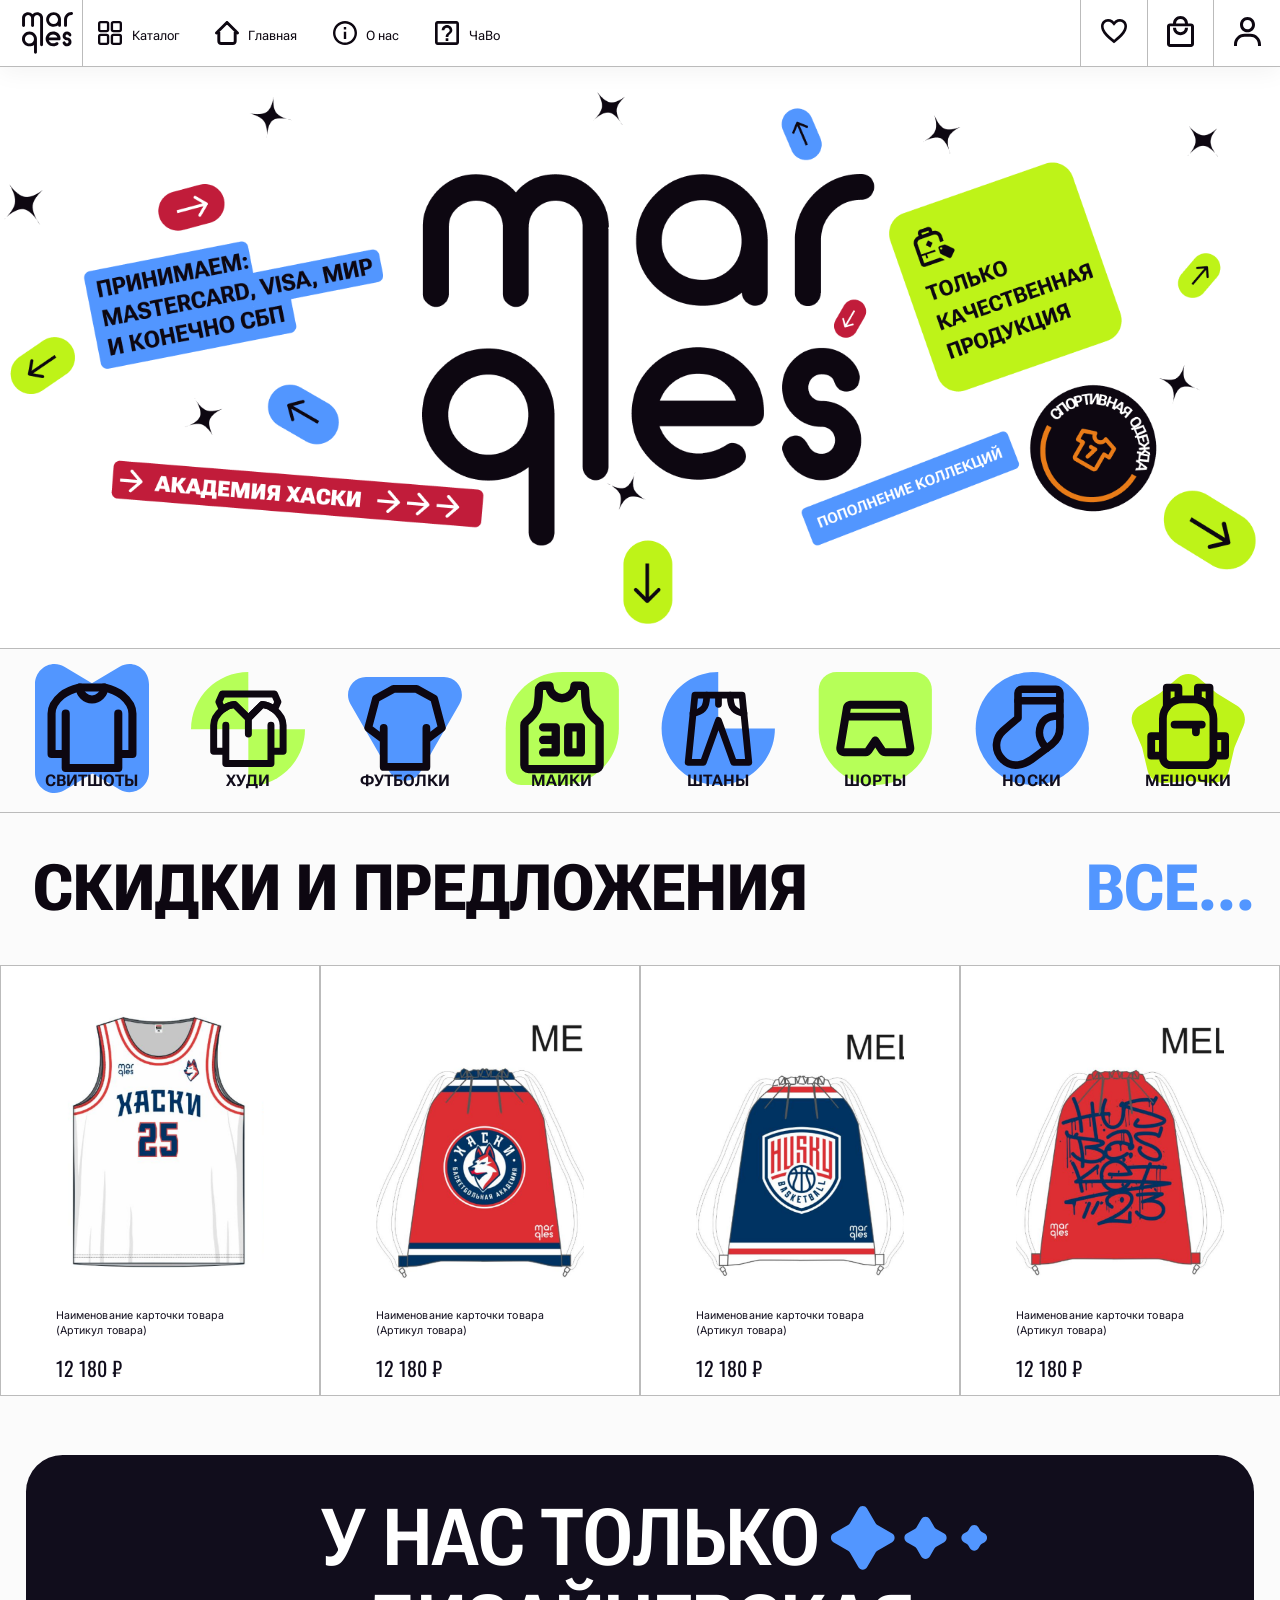
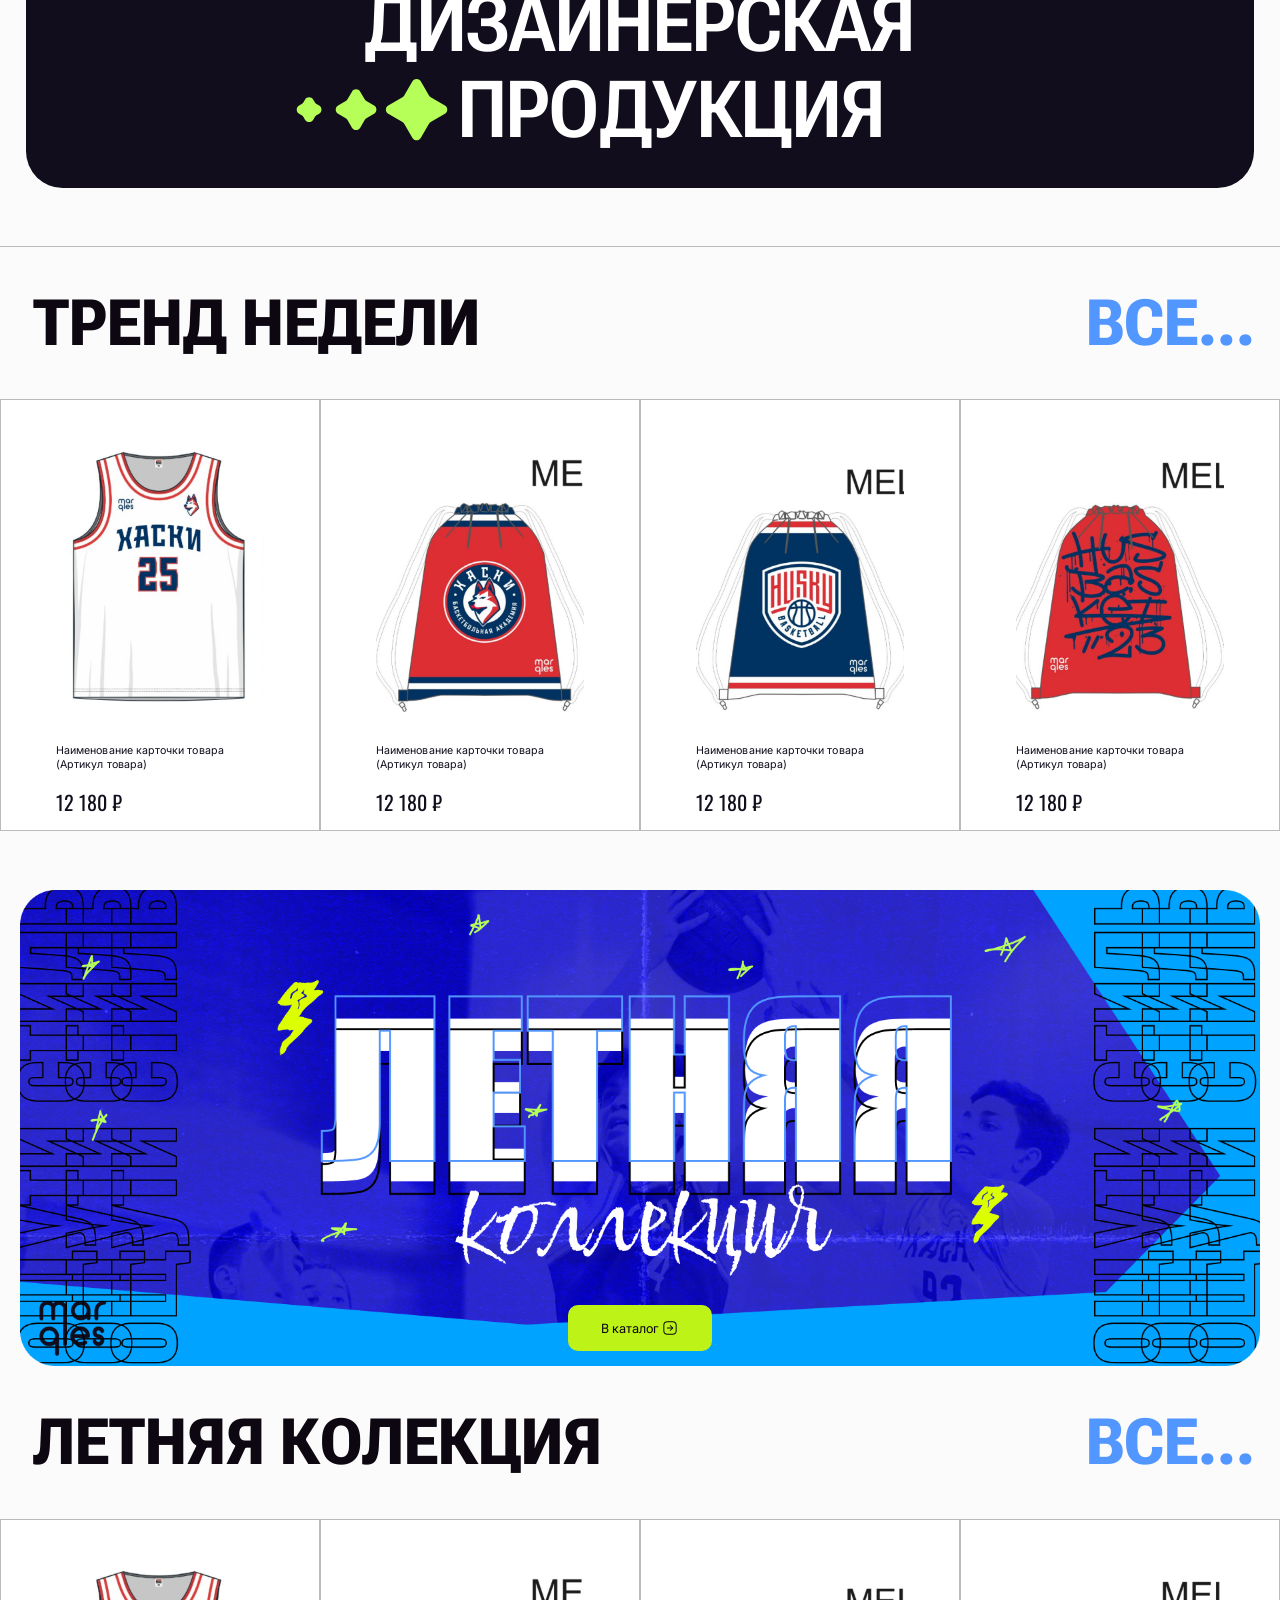
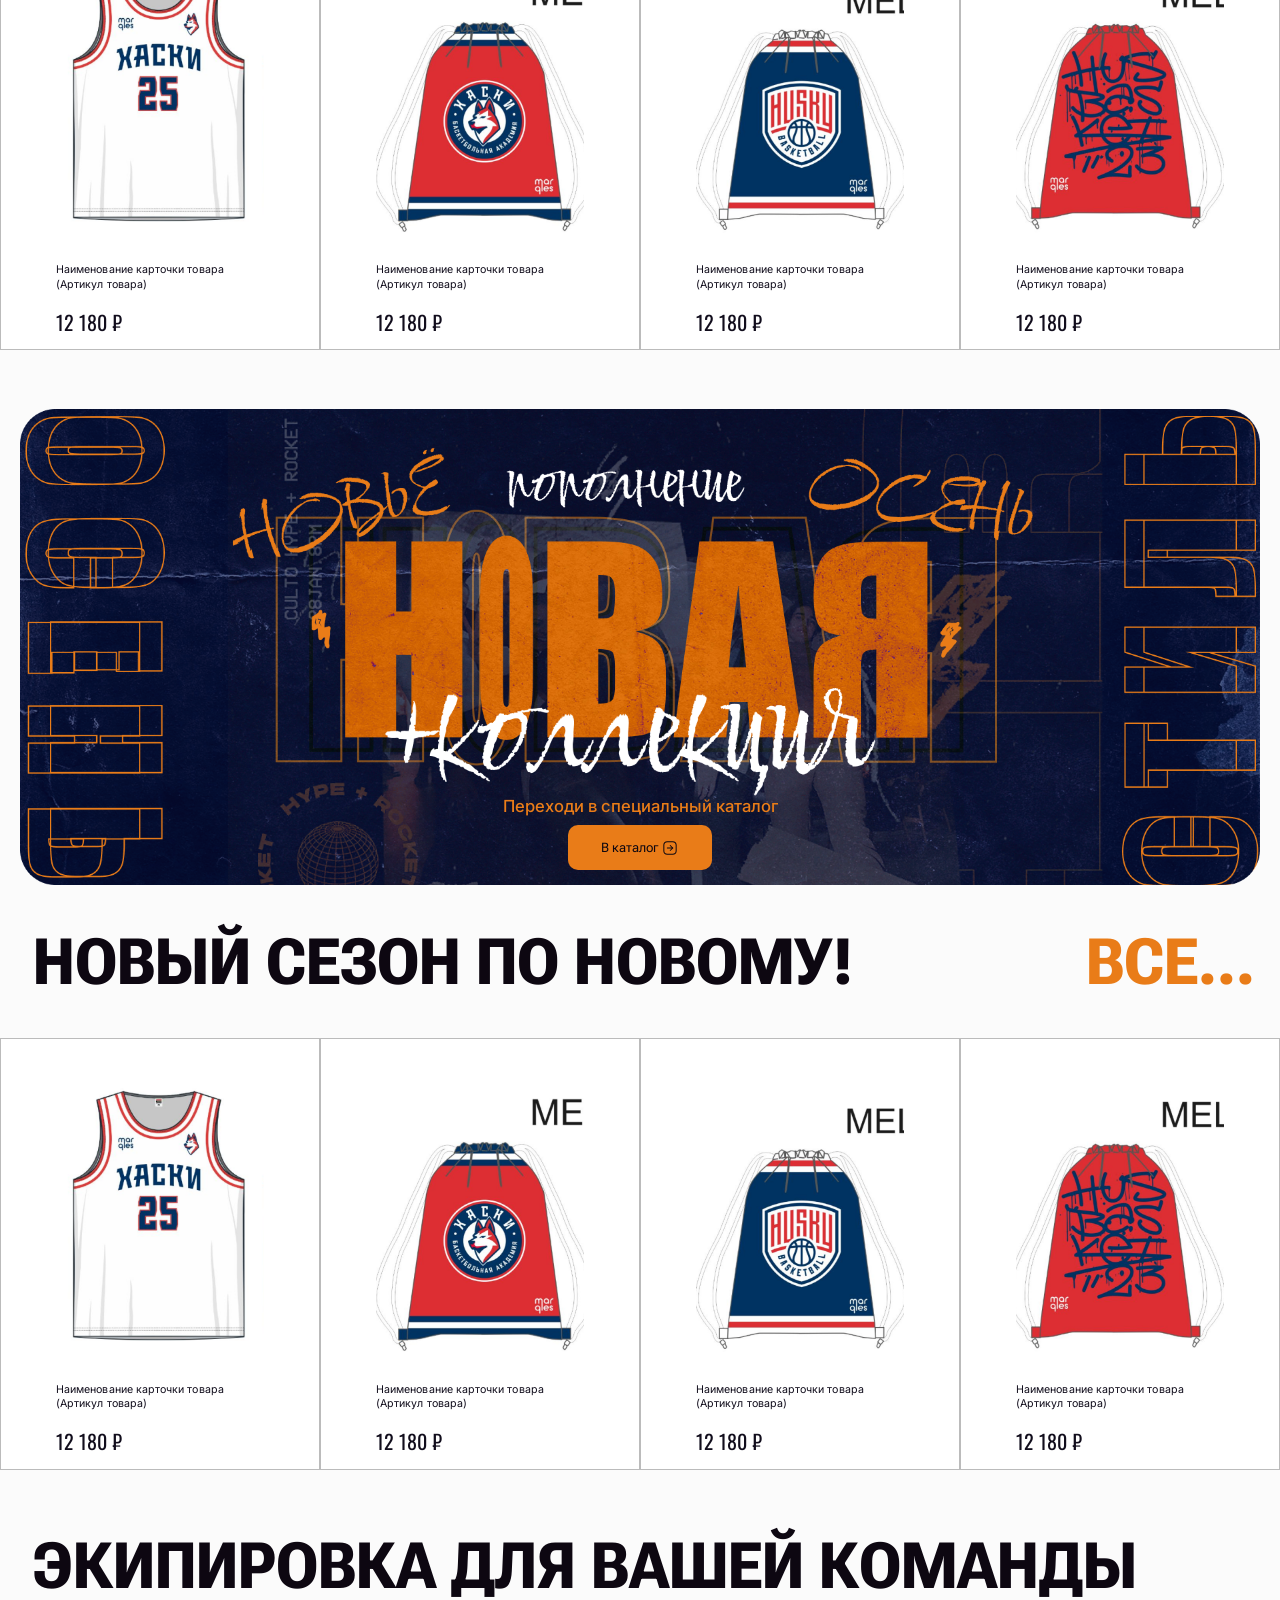
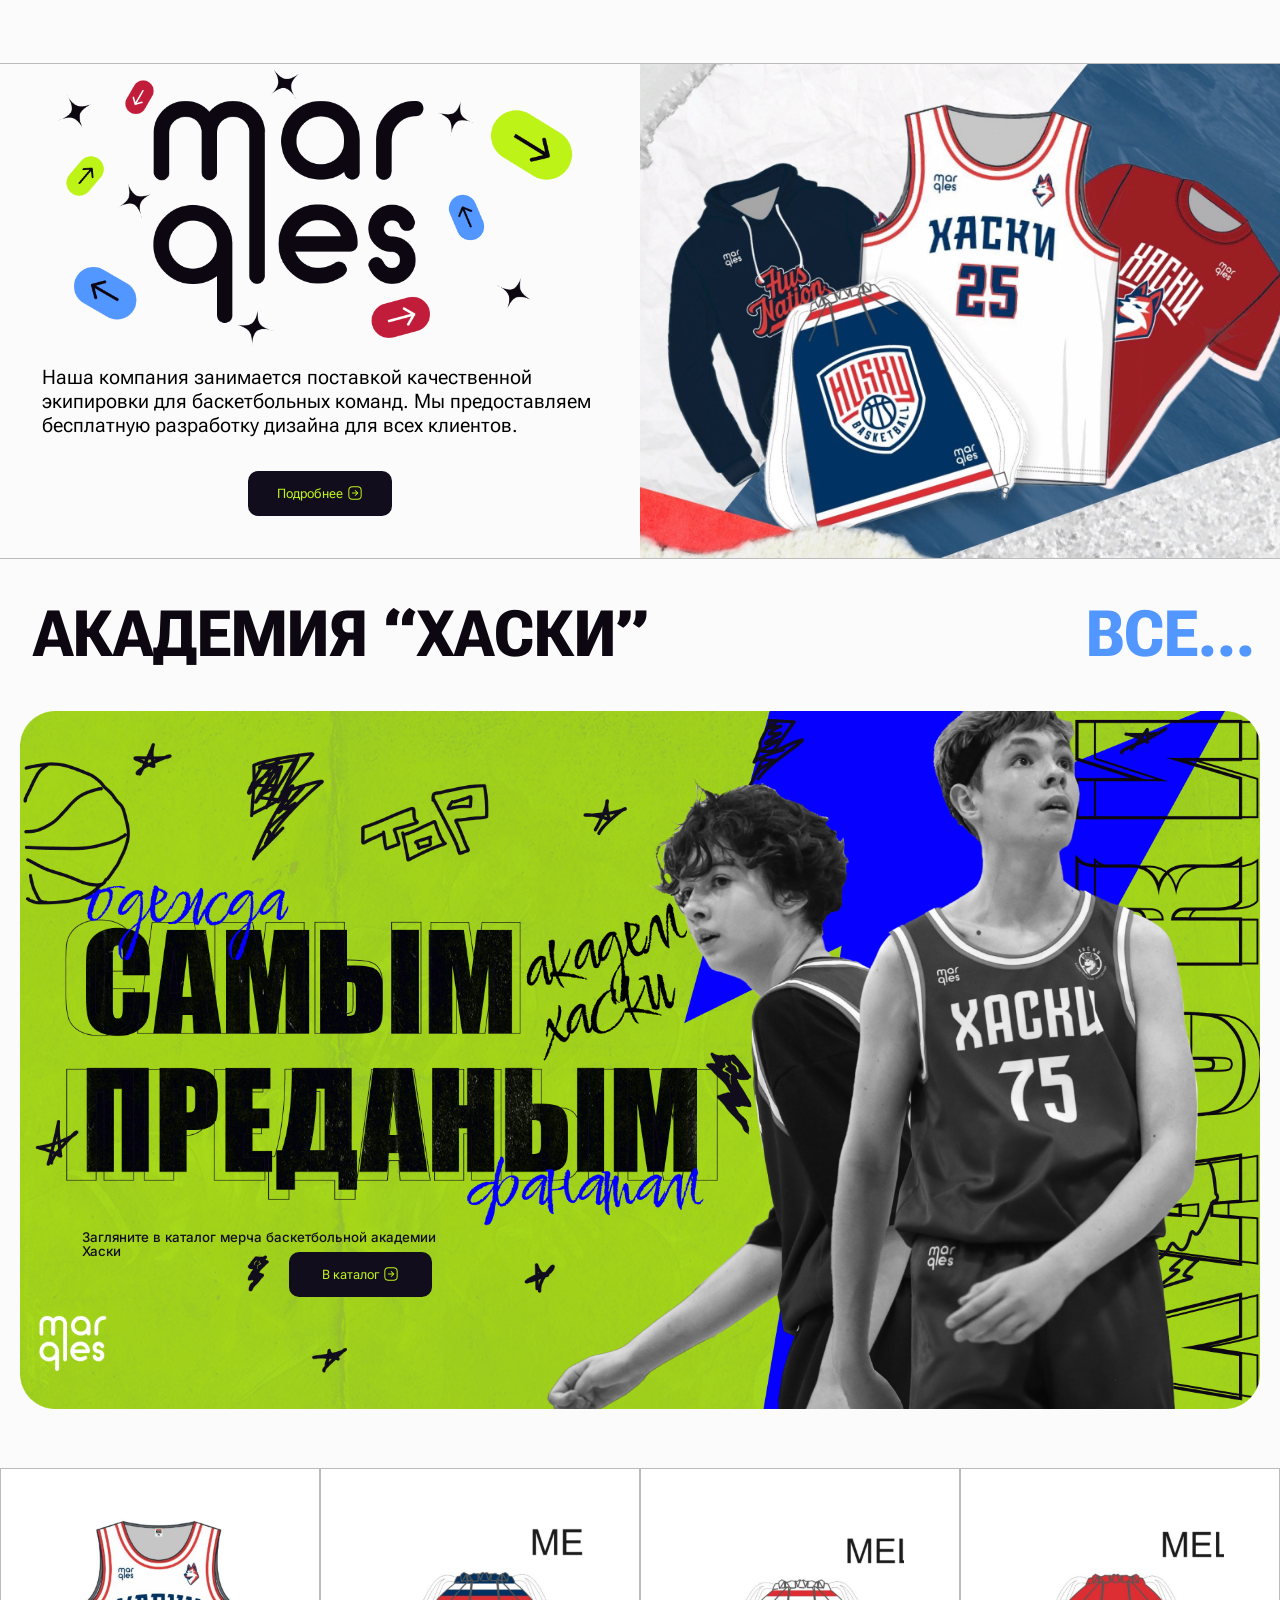
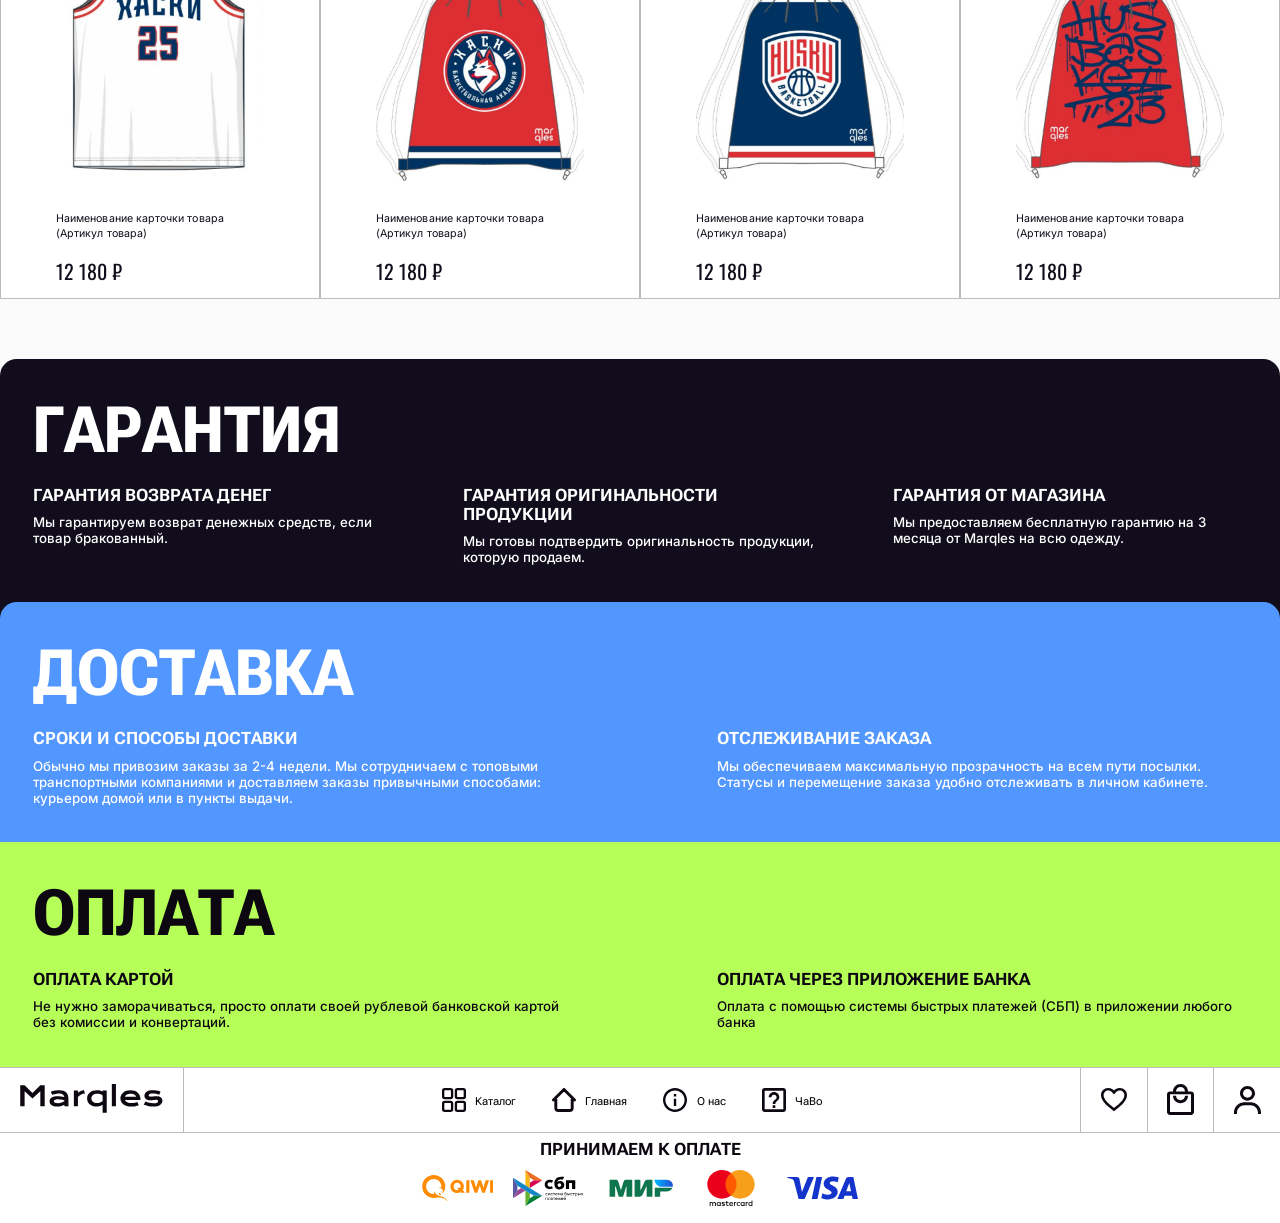
<file: index.html>
<!DOCTYPE html>
<html lang="ru">

<head>
    <meta charset="UTF-8">
    <meta name="viewport" content="width=device-width, initial-scale=1.0">
    <title>Marqles</title>
    <link rel="stylesheet" href="css/style.css">
    <script src="https://ajax.googleapis.com/ajax/libs/jquery/3.6.4/jquery.min.js"></script>
</head>

<body>
    <div class="wrapper">
        <header class="header">
            <div class="header__container">
                <div class="header__nav-menu">
                    <div class="header__logo_wrapper">
                        <a class="header__logo" href="#">
                            <img class="logo__desctop" src="img/logo.svg" alt="logo">
                            <img class="logo__mobile" src="img/logo_mobile.svg" alt="logo">
                        </a>
                    </div>
                    <ul class="menu__list">
                        <li class="menu__item"><a href="#" class="menu__link"><img src="img/catalog.svg" alt="Каталог"
                                    class="menu__img"><span>Каталог</span></a></li>
                        <li class="menu__item"><a href="#" class="menu__link"><img src="img/home.svg" alt="Главная"
                                    class="menu__img"><span>Главная</span></a></li>
                        <li class="menu__item"><a href="#" class="menu__link"><img src="img/about.svg" alt="О нас"
                                    class="menu__img"><span>О нас</span></a></li>
                        <li class="menu__item"><a href="#" class="menu__link"><img src="img/question.svg" alt="ЧаВо"
                                    class="menu__img"><span>ЧаВо</span></a></li>


                        <li class="menu__item_right"><a href="#" class="menu__link_right"><img src="img/like.svg"
                                    alt="like" class="menu__img"></a></li>
                        <li class="menu__item_right"><a href="#" class="menu__link_right"><img src="img/cart.svg"
                                    alt="cart" class="menu__img"></a></li>
                        <li class="menu__item_right"><a href="#" class="menu__link_right"><img src="img/user.svg"
                                    alt="user" class="menu__img"></a></li>
                    </ul>
                </div>
            </div>
        </header>
        <div class="main">
            <div class="first-screen">
                <div class="first-screen__container">
                    <img class="first-screen__background" src="img/first_background.png" alt="">
                    <img class="first-screen__background_mobile" src="img/first.svg" alt="">
                    <!-- <div class="first-screen__title">
                        <img src="img/first_title.svg" alt="Marqles">
                    </div> -->
                    <!-- <div class="first-screen__button">
                        <a class="button__link" href="#">
                            <img src="img/arrow.svg" alt="button__arrow">
                        </a>
                    </div> -->
                </div>
            </div>
            <div class="product-categories slideUp">
                <div class="product__header">
                    <div class="product__first-title">КАТАЛОГ</div>
                    <button class="product__show-more product__show-more__mobile">
                        <img src="img/mobile_catalog_arrow.svg" alt="">
                    </button>
                </div>
                <div class="product-categories__container">
                    <ul class="product-categories__list">
                        <li class="product-categories__item">
                            <div class="product-categories__img-wrapper">
                                <img src="img/category1.svg" alt="">
                            </div>
                            <div class="product-categories__text">
                                свитшоты
                            </div>
                        </li>
                        <li class="product-categories__item">
                            <div class="product-categories__img-wrapper">
                                <img src="img/category2.svg" alt="">
                            </div>
                            <div class="product-categories__text">
                                ХУДИ
                            </div>
                        </li>
                        <li class="product-categories__item">
                            <div class="product-categories__img-wrapper">
                                <img src="img/category3.svg" alt="">
                            </div>
                            <div class="product-categories__text">
                                ФУТБОЛКИ
                            </div>
                        </li>
                        <li class="product-categories__item">
                            <div class="product-categories__img-wrapper">
                                <img src="img/category4.svg" alt="">
                            </div>
                            <div class="product-categories__text">
                                МАЙКИ
                            </div>
                        </li>
                        <li class="product-categories__item">
                            <div class="product-categories__img-wrapper">
                                <img src="img/category5.svg" alt="">
                            </div>
                            <div class="product-categories__text">
                                ШТАНЫ
                            </div>
                        </li>
                        <li class="product-categories__item">
                            <div class="product-categories__img-wrapper">
                                <img src="img/category6.svg" alt="">
                            </div>
                            <div class="product-categories__text">
                                ШОРТЫ
                            </div>
                        </li>
                        <li class="product-categories__item">
                            <div class="product-categories__img-wrapper">
                                <img src="img/category7.svg" alt="">
                            </div>
                            <div class="product-categories__text">
                                НОСКИ
                            </div>
                        </li>
                        <li class="product-categories__item">
                            <div class="product-categories__img-wrapper">
                                <img src="img/category8.svg" alt="">
                            </div>
                            <div class="product-categories__text">
                                МЕШОЧКИ
                            </div>
                        </li>
                    </ul>
                </div>
            </div>
            <div class="discounts slideUp">
                <div class="discounts__container product-block">
                    <div class="product__header">
                        <div class="product__first-title">СКИДКИ И ПРЕДЛОЖЕНИЯ</div>
                        <button class="product__show-more">ВСЕ...</button>
                        <button class="product__show-more product__show-more__mobile">
                            <img src="img/mobile_arrow.svg" alt="">
                        </button>
                    </div>
                    <div class="discounts__main">
                        <div class="product__list">
                            <div class="product__item">
                                <div class="product__item__wrap">
                                    <div class="product__image">
                                        <img src="img/product1.png" alt="Продукт">
                                    </div>
                                    <div class="product__title">
                                        Наименование карточки товара
                                    </div>
                                    <div class="product__article">
                                        (Артикул товара)
                                    </div>
                                    <div class="product__price">
                                        12 180 ₽
                                    </div>
                                </div>
                            </div>
                            <div class="product__item">
                                <div class="product__item__wrap">
                                    <div class="product__image">
                                        <img src="img/product2.png" alt="Продукт">
                                    </div>
                                    <div class="product__title">
                                        Наименование карточки товара
                                    </div>
                                    <div class="product__article">
                                        (Артикул товара)
                                    </div>
                                    <div class="product__price">
                                        12 180 ₽
                                    </div>
                                </div>
                            </div>
                            <div class="product__item">
                                <div class="product__item__wrap">
                                    <div class="product__image">
                                        <img src="img/product3.png" alt="Продукт">
                                    </div>
                                    <div class="product__title">
                                        Наименование карточки товара
                                    </div>
                                    <div class="product__article">
                                        (Артикул товара)
                                    </div>
                                    <div class="product__price">
                                        12 180 ₽
                                    </div>
                                </div>
                            </div>
                            <div class="product__item">
                                <div class="product__item__wrap">
                                    <div class="product__image">
                                        <img src="img/product4.png" alt="Продукт">
                                    </div>
                                    <div class="product__title">
                                        Наименование карточки товара
                                    </div>
                                    <div class="product__article">
                                        (Артикул товара)
                                    </div>
                                    <div class="product__price">
                                        12 180 ₽
                                    </div>
                                </div>
                            </div>
                        </div>
                        <div class="product__list" style="display: none; margin-left: -100%;">
                            <div class="product__item">
                                <div class="product__item__wrap">
                                    <div class="product__image">
                                        <img src="img/product1.png" alt="Продукт">
                                    </div>
                                    <div class="product__title">
                                        Наименование карточки товара
                                    </div>
                                    <div class="product__article">
                                        (Артикул товара)
                                    </div>
                                    <div class="product__price">
                                        12 180 ₽
                                    </div>
                                </div>
                            </div>
                            <div class="product__item">
                                <div class="product__item__wrap">
                                    <div class="product__image">
                                        <img src="img/product2.png" alt="Продукт">
                                    </div>
                                    <div class="product__title">
                                        Наименование карточки товара
                                    </div>
                                    <div class="product__article">
                                        (Артикул товара)
                                    </div>
                                    <div class="product__price">
                                        12 180 ₽
                                    </div>
                                </div>
                            </div>
                            <div class="product__item">
                                <div class="product__item__wrap">
                                    <div class="product__image">
                                        <img src="img/product3.png" alt="Продукт">
                                    </div>
                                    <div class="product__title">
                                        Наименование карточки товара
                                    </div>
                                    <div class="product__article">
                                        (Артикул товара)
                                    </div>
                                    <div class="product__price">
                                        12 180 ₽
                                    </div>
                                </div>
                            </div>
                            <div class="product__item">
                                <div class="product__item__wrap">
                                    <div class="product__image">
                                        <img src="img/product4.png" alt="Продукт">
                                    </div>
                                    <div class="product__title">
                                        Наименование карточки товара
                                    </div>
                                    <div class="product__article">
                                        (Артикул товара)
                                    </div>
                                    <div class="product__price">
                                        12 180 ₽
                                    </div>
                                </div>
                            </div>
                        </div>
                        <div class="product__list" style="display: none; margin-right: -100%;">
                            <div class="product__item">
                                <div class="product__item__wrap">
                                    <div class="product__image">
                                        <img src="img/product1.png" alt="Продукт">
                                    </div>
                                    <div class="product__title">
                                        Наименование карточки товара
                                    </div>
                                    <div class="product__article">
                                        (Артикул товара)
                                    </div>
                                    <div class="product__price">
                                        12 180 ₽
                                    </div>
                                </div>
                            </div>
                            <div class="product__item">
                                <div class="product__item__wrap">
                                    <div class="product__image">
                                        <img src="img/product2.png" alt="Продукт">
                                    </div>
                                    <div class="product__title">
                                        Наименование карточки товара
                                    </div>
                                    <div class="product__article">
                                        (Артикул товара)
                                    </div>
                                    <div class="product__price">
                                        12 180 ₽
                                    </div>
                                </div>
                            </div>
                            <div class="product__item">
                                <div class="product__item__wrap">
                                    <div class="product__image">
                                        <img src="img/product3.png" alt="Продукт">
                                    </div>
                                    <div class="product__title">
                                        Наименование карточки товара
                                    </div>
                                    <div class="product__article">
                                        (Артикул товара)
                                    </div>
                                    <div class="product__price">
                                        12 180 ₽
                                    </div>
                                </div>
                            </div>
                            <div class="product__item">
                                <div class="product__item__wrap">
                                    <div class="product__image">
                                        <img src="img/product4.png" alt="Продукт">
                                    </div>
                                    <div class="product__title">
                                        Наименование карточки товара
                                    </div>
                                    <div class="product__article">
                                        (Артикул товара)
                                    </div>
                                    <div class="product__price">
                                        12 180 ₽
                                    </div>
                                </div>
                            </div>
                        </div>
                    </div>
                </div>
            </div>
            <div class="products-tagline slideUp">
                <div class="products-tagline__container">
                    <div class="products-tagline__main">
                        <div class="products-tagline__line-1">
                            У НАС ТОЛЬКО <svg width="250" height="111" viewBox="0 0 250 111" fill="none"
                                xmlns="http://www.w3.org/2000/svg">
                                <path
                                    d="M48.7062 11.2009C51.5725 6.2719 58.692 6.27189 61.5582 11.2008L74.4153 33.3104C75.0633 34.4248 75.9901 35.3515 77.1045 35.9995L99.214 48.8566C104.143 51.7228 104.143 58.8424 99.214 61.7086L77.1045 74.5657C75.9901 75.2137 75.0633 76.1404 74.4153 77.2549L61.5582 99.3644C58.692 104.293 51.5725 104.293 48.7062 99.3644L35.8491 77.2549C35.2011 76.1404 34.2744 75.2137 33.16 74.5657L11.0505 61.7086C6.12151 58.8424 6.1215 51.7229 11.0505 48.8566L33.16 35.9995C34.2744 35.3515 35.2011 34.4248 35.8491 33.3104L48.7062 11.2009Z"
                                    fill="#5296FF" />
                                <path
                                    d="M142.865 27.3068C145.731 22.3779 152.851 22.3779 155.717 27.3068L162.652 39.2324C163.3 40.3468 164.227 41.2735 165.341 41.9216L177.267 48.8565C182.195 51.7228 182.195 58.8423 177.267 61.7085L165.341 68.6435C164.227 69.2915 163.3 70.2182 162.652 71.3327L155.717 83.2582C152.851 88.1872 145.731 88.1872 142.865 83.2582L135.93 71.3327C135.282 70.2182 134.355 69.2915 133.241 68.6435L121.315 61.7085C116.386 58.8423 116.386 51.7228 121.315 48.8565L133.241 41.9216C134.355 41.2735 135.282 40.3468 135.93 39.2324L142.865 27.3068Z"
                                    fill="#5296FF" />
                                <path
                                    d="M215.961 39.696C218.827 34.767 225.947 34.767 228.813 39.696L231.192 43.7878C231.84 44.9022 232.767 45.8289 233.882 46.4769L237.973 48.8564C242.902 51.7227 242.902 58.8422 237.973 61.7084L233.882 64.0879C232.767 64.7359 231.84 65.6627 231.192 66.7771L228.813 70.8689C225.947 75.7978 218.827 75.7978 215.961 70.8689L213.581 66.7771C212.933 65.6627 212.007 64.7359 210.892 64.0879L206.8 61.7084C201.871 58.8422 201.872 51.7227 206.8 48.8564L210.892 46.4769C212.007 45.8289 212.933 44.9022 213.581 43.7878L215.961 39.696Z"
                                    fill="#5296FF" />
                            </svg>
                        </div>
                        <div class="products-tagline__line-2">
                            дизайнерская
                        </div>
                        <div class="products-tagline__line-3">
                            <svg width="250" height="111" viewBox="0 0 250 111" fill="none"
                                xmlns="http://www.w3.org/2000/svg">
                                <path
                                    d="M200.319 99.5833C197.453 104.512 190.333 104.512 187.467 99.5833L174.61 77.4738C173.962 76.3594 173.035 75.4327 171.921 74.7846L149.811 61.9276C144.882 59.0613 144.882 51.9418 149.811 49.0756L171.921 36.2185C173.035 35.5705 173.962 34.6437 174.61 33.5293L187.467 11.4198C190.333 6.49087 197.453 6.49086 200.319 11.4198L213.176 33.5293C213.824 34.6437 214.751 35.5705 215.865 36.2185L237.975 49.0755C242.904 51.9418 242.904 59.0613 237.975 61.9276L215.865 74.7846C214.751 75.4327 213.824 76.3594 213.176 77.4738L200.319 99.5833Z"
                                    fill="#B6FF58" />
                                <path
                                    d="M106.161 83.4769C103.294 88.4058 96.1748 88.4058 93.3085 83.4769L86.3736 71.5513C85.7256 70.4369 84.7988 69.5102 83.6844 68.8621L71.7589 61.9272C66.8299 59.0609 66.8299 51.9414 71.7589 49.0751L83.6844 42.1402C84.7988 41.4922 85.7256 40.5655 86.3736 39.451L93.3085 27.5255C96.1748 22.5965 103.294 22.5965 106.161 27.5255L113.096 39.451C113.744 40.5654 114.67 41.4922 115.785 42.1402L127.71 49.0751C132.639 51.9414 132.639 59.0609 127.71 61.9272L115.785 68.8621C114.67 69.5102 113.744 70.4369 113.096 71.5513L106.161 83.4769Z"
                                    fill="#B6FF58" />
                                <path
                                    d="M33.063 71.0872C30.1968 76.0162 23.0773 76.0162 20.211 71.0872L17.8315 66.9954C17.1835 65.881 16.2568 64.9543 15.1424 64.3063L11.0506 61.9268C6.1216 59.0605 6.1216 51.941 11.0506 49.0748L15.1424 46.6953C16.2568 46.0473 17.1835 45.1205 17.8315 44.0061L20.211 39.9143C23.0773 34.9854 30.1968 34.9854 33.063 39.9143L35.4425 44.0061C36.0905 45.1205 37.0173 46.0473 38.1317 46.6953L42.2235 49.0748C47.1524 51.941 47.1524 59.0605 42.2235 61.9268L38.1317 64.3063C37.0173 64.9543 36.0905 65.881 35.4425 66.9954L33.063 71.0872Z"
                                    fill="#B6FF58" />
                            </svg>
                            ПРОДУКЦИЯ
                        </div>
                    </div>
                </div>
            </div>
            <div class="trends slideUp">
                <div class="trends__container product-block">
                    <div class="product__header">
                        <div class="product__first-title">ТРЕНД НЕДЕЛИ</div>
                        <button class="product__show-more">ВСЕ...</button>
                        <button class="product__show-more product__show-more__mobile">
                            <img src="img/mobile_arrow.svg" alt="">
                        </button>
                    </div>
                    <div class="trends__main">
                        <div class="product__list">
                            <div class="product__item">
                                <div class="product__item__wrap">
                                    <div class="product__image">
                                        <img src="img/product1.png" alt="Продукт">
                                    </div>
                                    <div class="product__title">
                                        Наименование карточки товара
                                    </div>
                                    <div class="product__article">
                                        (Артикул товара)
                                    </div>
                                    <div class="product__price">
                                        12 180 ₽
                                    </div>
                                </div>
                            </div>
                            <div class="product__item">
                                <div class="product__item__wrap">
                                    <div class="product__image">
                                        <img src="img/product2.png" alt="Продукт">
                                    </div>
                                    <div class="product__title">
                                        Наименование карточки товара
                                    </div>
                                    <div class="product__article">
                                        (Артикул товара)
                                    </div>
                                    <div class="product__price">
                                        12 180 ₽
                                    </div>
                                </div>
                            </div>
                            <div class="product__item">
                                <div class="product__item__wrap">
                                    <div class="product__image">
                                        <img src="img/product3.png" alt="Продукт">
                                    </div>
                                    <div class="product__title">
                                        Наименование карточки товара
                                    </div>
                                    <div class="product__article">
                                        (Артикул товара)
                                    </div>
                                    <div class="product__price">
                                        12 180 ₽
                                    </div>
                                </div>
                            </div>
                            <div class="product__item">
                                <div class="product__item__wrap">
                                    <div class="product__image">
                                        <img src="img/product4.png" alt="Продукт">
                                    </div>
                                    <div class="product__title">
                                        Наименование карточки товара
                                    </div>
                                    <div class="product__article">
                                        (Артикул товара)
                                    </div>
                                    <div class="product__price">
                                        12 180 ₽
                                    </div>
                                </div>
                            </div>
                        </div>
                        <div class="product__list" style="display: none; margin-left: -100%;">
                            <div class="product__item">
                                <div class="product__item__wrap">
                                    <div class="product__image">
                                        <img src="img/product1.png" alt="Продукт">
                                    </div>
                                    <div class="product__title">
                                        Наименование карточки товара
                                    </div>
                                    <div class="product__article">
                                        (Артикул товара)
                                    </div>
                                    <div class="product__price">
                                        12 180 ₽
                                    </div>
                                </div>
                            </div>
                            <div class="product__item">
                                <div class="product__item__wrap">
                                    <div class="product__image">
                                        <img src="img/product2.png" alt="Продукт">
                                    </div>
                                    <div class="product__title">
                                        Наименование карточки товара
                                    </div>
                                    <div class="product__article">
                                        (Артикул товара)
                                    </div>
                                    <div class="product__price">
                                        12 180 ₽
                                    </div>
                                </div>
                            </div>
                            <div class="product__item">
                                <div class="product__item__wrap">
                                    <div class="product__image">
                                        <img src="img/product3.png" alt="Продукт">
                                    </div>
                                    <div class="product__title">
                                        Наименование карточки товара
                                    </div>
                                    <div class="product__article">
                                        (Артикул товара)
                                    </div>
                                    <div class="product__price">
                                        12 180 ₽
                                    </div>
                                </div>
                            </div>
                            <div class="product__item">
                                <div class="product__item__wrap">
                                    <div class="product__image">
                                        <img src="img/product4.png" alt="Продукт">
                                    </div>
                                    <div class="product__title">
                                        Наименование карточки товара
                                    </div>
                                    <div class="product__article">
                                        (Артикул товара)
                                    </div>
                                    <div class="product__price">
                                        12 180 ₽
                                    </div>
                                </div>
                            </div>
                        </div>
                        <div class="product__list" style="display: none; margin-right: -100%;">
                            <div class="product__item">
                                <div class="product__item__wrap">
                                    <div class="product__image">
                                        <img src="img/product1.png" alt="Продукт">
                                    </div>
                                    <div class="product__title">
                                        Наименование карточки товара
                                    </div>
                                    <div class="product__article">
                                        (Артикул товара)
                                    </div>
                                    <div class="product__price">
                                        12 180 ₽
                                    </div>
                                </div>
                            </div>
                            <div class="product__item">
                                <div class="product__item__wrap">
                                    <div class="product__image">
                                        <img src="img/product2.png" alt="Продукт">
                                    </div>
                                    <div class="product__title">
                                        Наименование карточки товара
                                    </div>
                                    <div class="product__article">
                                        (Артикул товара)
                                    </div>
                                    <div class="product__price">
                                        12 180 ₽
                                    </div>
                                </div>
                            </div>
                            <div class="product__item">
                                <div class="product__item__wrap">
                                    <div class="product__image">
                                        <img src="img/product3.png" alt="Продукт">
                                    </div>
                                    <div class="product__title">
                                        Наименование карточки товара
                                    </div>
                                    <div class="product__article">
                                        (Артикул товара)
                                    </div>
                                    <div class="product__price">
                                        12 180 ₽
                                    </div>
                                </div>
                            </div>
                            <div class="product__item">
                                <div class="product__item__wrap">
                                    <div class="product__image">
                                        <img src="img/product4.png" alt="Продукт">
                                    </div>
                                    <div class="product__title">
                                        Наименование карточки товара
                                    </div>
                                    <div class="product__article">
                                        (Артикул товара)
                                    </div>
                                    <div class="product__price">
                                        12 180 ₽
                                    </div>
                                </div>
                            </div>
                        </div>
                    </div>
                </div>
            </div>
            <div class="seasonal-banner slideUp">
                <div class="seasonal-banner__container">
                    <div class="banner__content">
                        <img src="img/summer_collection.png" alt="" class="banner__background">
                        <div class="banner__wrapper">
                            <div class="banner__text" style="visibility: hidden;">
                                Переходи в специальный каталог
                            </div>
                            <a href="#" class="banner__link">
                                В каталог
                                <svg width="24" height="24" viewBox="0 0 24 24" fill="none"
                                    xmlns="http://www.w3.org/2000/svg">
                                    <path fill-rule="evenodd" clip-rule="evenodd"
                                        d="M7.916 3.5C5.233 3.5 3.5 5.135 3.5 7.665V16.334C3.5 18.864 5.233 20.5 7.916 20.5H16.084C18.767 20.5 20.5 18.864 20.5 16.334V7.665C20.5 5.135 18.767 3.5 16.084 3.5H7.916ZM16.084 22H7.916C4.378 22 2 19.723 2 16.334V7.665C2 4.276 4.378 2 7.916 2H16.084C19.622 2 22 4.276 22 7.665V16.334C22 19.723 19.622 22 16.084 22Z"
                                        fill="#0D0711" />
                                    <path fill-rule="evenodd" clip-rule="evenodd"
                                        d="M16.0861 12.75H7.91406C7.50006 12.75 7.16406 12.414 7.16406 12C7.16406 11.586 7.50006 11.25 7.91406 11.25H16.0861C16.5001 11.25 16.8361 11.586 16.8361 12C16.8361 12.414 16.5001 12.75 16.0861 12.75Z"
                                        fill="#0D0711" />
                                    <path fill-rule="evenodd" clip-rule="evenodd"
                                        d="M12.3221 16.4982C12.1301 16.4982 11.9371 16.4252 11.7911 16.2772C11.4991 15.9832 11.5001 15.5092 11.7931 15.2172L15.0231 12.0002L11.7931 8.78319C11.5001 8.49119 11.4991 8.01719 11.7911 7.72319C12.0831 7.42919 12.5571 7.42919 12.8511 7.72119L16.6151 11.4692C16.7571 11.6092 16.8361 11.8012 16.8361 12.0002C16.8361 12.1992 16.7571 12.3912 16.6151 12.5312L12.8511 16.2792C12.7051 16.4252 12.5131 16.4982 12.3221 16.4982Z"
                                        fill="#0D0711" />
                                </svg>
                            </a>
                        </div>
                    </div>
                </div>
            </div>
            <div class="seasonal-collection slideUp">
                <div class="seasonal-collection__container product-block">
                    <div class="product__header">
                        <div class="product__first-title">ЛЕТНЯЯ КОЛЕКЦИЯ</div>
                        <button class="product__show-more">ВСЕ...</button>
                        <button class="product__show-more product__show-more__mobile">
                            <img src="img/mobile_arrow.svg" alt="">
                        </button>
                    </div>
                    <div class="seasonal-collection__main">
                        <div class="product__list">
                            <div class="product__item">
                                <div class="product__item__wrap">
                                    <div class="product__image">
                                        <img src="img/product1.png" alt="Продукт">
                                    </div>
                                    <div class="product__title">
                                        Наименование карточки товара
                                    </div>
                                    <div class="product__article">
                                        (Артикул товара)
                                    </div>
                                    <div class="product__price">
                                        12 180 ₽
                                    </div>
                                </div>
                            </div>
                            <div class="product__item">
                                <div class="product__item__wrap">
                                    <div class="product__image">
                                        <img src="img/product2.png" alt="Продукт">
                                    </div>
                                    <div class="product__title">
                                        Наименование карточки товара
                                    </div>
                                    <div class="product__article">
                                        (Артикул товара)
                                    </div>
                                    <div class="product__price">
                                        12 180 ₽
                                    </div>
                                </div>
                            </div>
                            <div class="product__item">
                                <div class="product__item__wrap">
                                    <div class="product__image">
                                        <img src="img/product3.png" alt="Продукт">
                                    </div>
                                    <div class="product__title">
                                        Наименование карточки товара
                                    </div>
                                    <div class="product__article">
                                        (Артикул товара)
                                    </div>
                                    <div class="product__price">
                                        12 180 ₽
                                    </div>
                                </div>
                            </div>
                            <div class="product__item">
                                <div class="product__item__wrap">
                                    <div class="product__image">
                                        <img src="img/product4.png" alt="Продукт">
                                    </div>
                                    <div class="product__title">
                                        Наименование карточки товара
                                    </div>
                                    <div class="product__article">
                                        (Артикул товара)
                                    </div>
                                    <div class="product__price">
                                        12 180 ₽
                                    </div>
                                </div>
                            </div>
                        </div>
                        <div class="product__list" style="display: none; margin-left: -100%;">
                            <div class="product__item">
                                <div class="product__item__wrap">
                                    <div class="product__image">
                                        <img src="img/product1.png" alt="Продукт">
                                    </div>
                                    <div class="product__title">
                                        Наименование карточки товара
                                    </div>
                                    <div class="product__article">
                                        (Артикул товара)
                                    </div>
                                    <div class="product__price">
                                        12 180 ₽
                                    </div>
                                </div>
                            </div>
                            <div class="product__item">
                                <div class="product__item__wrap">
                                    <div class="product__image">
                                        <img src="img/product2.png" alt="Продукт">
                                    </div>
                                    <div class="product__title">
                                        Наименование карточки товара
                                    </div>
                                    <div class="product__article">
                                        (Артикул товара)
                                    </div>
                                    <div class="product__price">
                                        12 180 ₽
                                    </div>
                                </div>
                            </div>
                            <div class="product__item">
                                <div class="product__item__wrap">
                                    <div class="product__image">
                                        <img src="img/product3.png" alt="Продукт">
                                    </div>
                                    <div class="product__title">
                                        Наименование карточки товара
                                    </div>
                                    <div class="product__article">
                                        (Артикул товара)
                                    </div>
                                    <div class="product__price">
                                        12 180 ₽
                                    </div>
                                </div>
                            </div>
                            <div class="product__item">
                                <div class="product__item__wrap">
                                    <div class="product__image">
                                        <img src="img/product4.png" alt="Продукт">
                                    </div>
                                    <div class="product__title">
                                        Наименование карточки товара
                                    </div>
                                    <div class="product__article">
                                        (Артикул товара)
                                    </div>
                                    <div class="product__price">
                                        12 180 ₽
                                    </div>
                                </div>
                            </div>
                        </div>
                        <div class="product__list" style="display: none; margin-right: -100%;">
                            <div class="product__item">
                                <div class="product__item__wrap">
                                    <div class="product__image">
                                        <img src="img/product1.png" alt="Продукт">
                                    </div>
                                    <div class="product__title">
                                        Наименование карточки товара
                                    </div>
                                    <div class="product__article">
                                        (Артикул товара)
                                    </div>
                                    <div class="product__price">
                                        12 180 ₽
                                    </div>
                                </div>
                            </div>
                            <div class="product__item">
                                <div class="product__item__wrap">
                                    <div class="product__image">
                                        <img src="img/product2.png" alt="Продукт">
                                    </div>
                                    <div class="product__title">
                                        Наименование карточки товара
                                    </div>
                                    <div class="product__article">
                                        (Артикул товара)
                                    </div>
                                    <div class="product__price">
                                        12 180 ₽
                                    </div>
                                </div>
                            </div>
                            <div class="product__item">
                                <div class="product__item__wrap">
                                    <div class="product__image">
                                        <img src="img/product3.png" alt="Продукт">
                                    </div>
                                    <div class="product__title">
                                        Наименование карточки товара
                                    </div>
                                    <div class="product__article">
                                        (Артикул товара)
                                    </div>
                                    <div class="product__price">
                                        12 180 ₽
                                    </div>
                                </div>
                            </div>
                            <div class="product__item">
                                <div class="product__item__wrap">
                                    <div class="product__image">
                                        <img src="img/product4.png" alt="Продукт">
                                    </div>
                                    <div class="product__title">
                                        Наименование карточки товара
                                    </div>
                                    <div class="product__article">
                                        (Артикул товара)
                                    </div>
                                    <div class="product__price">
                                        12 180 ₽
                                    </div>
                                </div>
                            </div>
                        </div>
                    </div>
                </div>
            </div>
            <div class="new-collection-banner slideUp">
                <div class="new-collection-banner__container">
                    <div class="banner__content">
                        <img src="img/new_collection.png" alt="" class="banner__background">
                        <div class="banner__wrapper">
                            <div class="banner__text banner__text_color">
                                Переходи в специальный каталог
                            </div>
                            <a href="#" class="banner__link banner__link_background_orange">
                                В каталог
                                <svg width="24" height="24" viewBox="0 0 24 24" fill="none"
                                    xmlns="http://www.w3.org/2000/svg">
                                    <path fill-rule="evenodd" clip-rule="evenodd"
                                        d="M7.916 3.5C5.233 3.5 3.5 5.135 3.5 7.665V16.334C3.5 18.864 5.233 20.5 7.916 20.5H16.084C18.767 20.5 20.5 18.864 20.5 16.334V7.665C20.5 5.135 18.767 3.5 16.084 3.5H7.916ZM16.084 22H7.916C4.378 22 2 19.723 2 16.334V7.665C2 4.276 4.378 2 7.916 2H16.084C19.622 2 22 4.276 22 7.665V16.334C22 19.723 19.622 22 16.084 22Z"
                                        fill="#0D0711" />
                                    <path fill-rule="evenodd" clip-rule="evenodd"
                                        d="M16.0861 12.75H7.91406C7.50006 12.75 7.16406 12.414 7.16406 12C7.16406 11.586 7.50006 11.25 7.91406 11.25H16.0861C16.5001 11.25 16.8361 11.586 16.8361 12C16.8361 12.414 16.5001 12.75 16.0861 12.75Z"
                                        fill="#0D0711" />
                                    <path fill-rule="evenodd" clip-rule="evenodd"
                                        d="M12.3221 16.4982C12.1301 16.4982 11.9371 16.4252 11.7911 16.2772C11.4991 15.9832 11.5001 15.5092 11.7931 15.2172L15.0231 12.0002L11.7931 8.78319C11.5001 8.49119 11.4991 8.01719 11.7911 7.72319C12.0831 7.42919 12.5571 7.42919 12.8511 7.72119L16.6151 11.4692C16.7571 11.6092 16.8361 11.8012 16.8361 12.0002C16.8361 12.1992 16.7571 12.3912 16.6151 12.5312L12.8511 16.2792C12.7051 16.4252 12.5131 16.4982 12.3221 16.4982Z"
                                        fill="#0D0711" />
                                </svg>
                            </a>
                        </div>
                    </div>
                </div>
            </div>
            <div class="new-collection slideUp">
                <div class="new-collection__container product-block">
                    <div class="product__header">
                        <div class="product__first-title">НОВЫЙ СЕЗОН ПО НОВОМУ!</div>
                        <button class="product__show-more button_color_orange">ВСЕ...</button>
                        <button class="product__show-more product__show-more__mobile">
                            <img src="img/mobile_arrow.svg" alt="">
                        </button>
                    </div>
                    <div class="new-collection__main">
                        <div class="product__list">
                            <div class="product__item">
                                <div class="product__item__wrap">
                                    <div class="product__image">
                                        <img src="img/product1.png" alt="Продукт">
                                    </div>
                                    <div class="product__title">
                                        Наименование карточки товара
                                    </div>
                                    <div class="product__article">
                                        (Артикул товара)
                                    </div>
                                    <div class="product__price">
                                        12 180 ₽
                                    </div>
                                </div>
                            </div>
                            <div class="product__item">
                                <div class="product__item__wrap">
                                    <div class="product__image">
                                        <img src="img/product2.png" alt="Продукт">
                                    </div>
                                    <div class="product__title">
                                        Наименование карточки товара
                                    </div>
                                    <div class="product__article">
                                        (Артикул товара)
                                    </div>
                                    <div class="product__price">
                                        12 180 ₽
                                    </div>
                                </div>
                            </div>
                            <div class="product__item">
                                <div class="product__item__wrap">
                                    <div class="product__image">
                                        <img src="img/product3.png" alt="Продукт">
                                    </div>
                                    <div class="product__title">
                                        Наименование карточки товара
                                    </div>
                                    <div class="product__article">
                                        (Артикул товара)
                                    </div>
                                    <div class="product__price">
                                        12 180 ₽
                                    </div>
                                </div>
                            </div>
                            <div class="product__item">
                                <div class="product__item__wrap">
                                    <div class="product__image">
                                        <img src="img/product4.png" alt="Продукт">
                                    </div>
                                    <div class="product__title">
                                        Наименование карточки товара
                                    </div>
                                    <div class="product__article">
                                        (Артикул товара)
                                    </div>
                                    <div class="product__price">
                                        12 180 ₽
                                    </div>
                                </div>
                            </div>
                        </div>
                        <div class="product__list" style="display: none; margin-left: -100%;">
                            <div class="product__item">
                                <div class="product__item__wrap">
                                    <div class="product__image">
                                        <img src="img/product1.png" alt="Продукт">
                                    </div>
                                    <div class="product__title">
                                        Наименование карточки товара
                                    </div>
                                    <div class="product__article">
                                        (Артикул товара)
                                    </div>
                                    <div class="product__price">
                                        12 180 ₽
                                    </div>
                                </div>
                            </div>
                            <div class="product__item">
                                <div class="product__item__wrap">
                                    <div class="product__image">
                                        <img src="img/product2.png" alt="Продукт">
                                    </div>
                                    <div class="product__title">
                                        Наименование карточки товара
                                    </div>
                                    <div class="product__article">
                                        (Артикул товара)
                                    </div>
                                    <div class="product__price">
                                        12 180 ₽
                                    </div>
                                </div>
                            </div>
                            <div class="product__item">
                                <div class="product__item__wrap">
                                    <div class="product__image">
                                        <img src="img/product3.png" alt="Продукт">
                                    </div>
                                    <div class="product__title">
                                        Наименование карточки товара
                                    </div>
                                    <div class="product__article">
                                        (Артикул товара)
                                    </div>
                                    <div class="product__price">
                                        12 180 ₽
                                    </div>
                                </div>
                            </div>
                            <div class="product__item">
                                <div class="product__item__wrap">
                                    <div class="product__image">
                                        <img src="img/product4.png" alt="Продукт">
                                    </div>
                                    <div class="product__title">
                                        Наименование карточки товара
                                    </div>
                                    <div class="product__article">
                                        (Артикул товара)
                                    </div>
                                    <div class="product__price">
                                        12 180 ₽
                                    </div>
                                </div>
                            </div>
                        </div>
                        <div class="product__list" style="display: none; margin-right: -100%;">
                            <div class="product__item">
                                <div class="product__item__wrap">
                                    <div class="product__image">
                                        <img src="img/product1.png" alt="Продукт">
                                    </div>
                                    <div class="product__title">
                                        Наименование карточки товара
                                    </div>
                                    <div class="product__article">
                                        (Артикул товара)
                                    </div>
                                    <div class="product__price">
                                        12 180 ₽
                                    </div>
                                </div>
                            </div>
                            <div class="product__item">
                                <div class="product__item__wrap">
                                    <div class="product__image">
                                        <img src="img/product2.png" alt="Продукт">
                                    </div>
                                    <div class="product__title">
                                        Наименование карточки товара
                                    </div>
                                    <div class="product__article">
                                        (Артикул товара)
                                    </div>
                                    <div class="product__price">
                                        12 180 ₽
                                    </div>
                                </div>
                            </div>
                            <div class="product__item">
                                <div class="product__item__wrap">
                                    <div class="product__image">
                                        <img src="img/product3.png" alt="Продукт">
                                    </div>
                                    <div class="product__title">
                                        Наименование карточки товара
                                    </div>
                                    <div class="product__article">
                                        (Артикул товара)
                                    </div>
                                    <div class="product__price">
                                        12 180 ₽
                                    </div>
                                </div>
                            </div>
                            <div class="product__item">
                                <div class="product__item__wrap">
                                    <div class="product__image">
                                        <img src="img/product4.png" alt="Продукт">
                                    </div>
                                    <div class="product__title">
                                        Наименование карточки товара
                                    </div>
                                    <div class="product__article">
                                        (Артикул товара)
                                    </div>
                                    <div class="product__price">
                                        12 180 ₽
                                    </div>
                                </div>
                            </div>
                        </div>
                    </div>
                </div>
            </div>
            <div class="team-equipment slideUp">
                <div class="team-equipment__container">
                    <div class="main__title">
                        ЭКИПИРОВКА ДЛЯ ВАШЕЙ кОМАНДы
                    </div>
                    <div class="team-equipment__main">
                        <div class="team-equipment_left">
                            <div class="team-equipment__img">
                                <img src="img/team-equipment_left.png" alt="">
                            </div>
                            <div class="team-equipment__content-wrapper">
                                <div class="team-equipment__text">
                                    Наша компания занимается поставкой качественной экипировки для баскетбольных команд.
                                    Мы предоставляем бесплатную разработку дизайна для всех клиентов.
                                </div>
                                <div class="team-equipment__button">
                                    <a href="#" class="banner__link">
                                        Подробнее
                                        <svg width="24" height="24" viewBox="0 0 24 24" fill="none"
                                            xmlns="http://www.w3.org/2000/svg">
                                            <path fill-rule="evenodd" clip-rule="evenodd"
                                                d="M7.916 3.5C5.233 3.5 3.5 5.135 3.5 7.665V16.334C3.5 18.864 5.233 20.5 7.916 20.5H16.084C18.767 20.5 20.5 18.864 20.5 16.334V7.665C20.5 5.135 18.767 3.5 16.084 3.5H7.916ZM16.084 22H7.916C4.378 22 2 19.723 2 16.334V7.665C2 4.276 4.378 2 7.916 2H16.084C19.622 2 22 4.276 22 7.665V16.334C22 19.723 19.622 22 16.084 22Z"
                                                fill="#BEF318" />
                                            <path fill-rule="evenodd" clip-rule="evenodd"
                                                d="M16.0861 12.75H7.91406C7.50006 12.75 7.16406 12.414 7.16406 12C7.16406 11.586 7.50006 11.25 7.91406 11.25H16.0861C16.5001 11.25 16.8361 11.586 16.8361 12C16.8361 12.414 16.5001 12.75 16.0861 12.75Z"
                                                fill="#BEF318" />
                                            <path fill-rule="evenodd" clip-rule="evenodd"
                                                d="M12.3221 16.4977C12.1301 16.4977 11.9371 16.4247 11.7911 16.2767C11.4991 15.9827 11.5001 15.5087 11.7931 15.2167L15.0231 11.9997L11.7931 8.7827C11.5001 8.4907 11.4991 8.0167 11.7911 7.7227C12.0831 7.4287 12.5571 7.4287 12.8511 7.7207L16.6151 11.4687C16.7571 11.6087 16.8361 11.8007 16.8361 11.9997C16.8361 12.1987 16.7571 12.3907 16.6151 12.5307L12.8511 16.2787C12.7051 16.4247 12.5131 16.4977 12.3221 16.4977Z"
                                                fill="#BEF318" />
                                        </svg>
                                    </a>
                                </div>
                            </div>
                        </div>
                        <div class="team-equipment_right">
                            <img src="img/index_husky.svg" alt="">
                        </div>
                    </div>
                </div>
            </div>
            <div class="academy">
                <div class="academy__container product-block">
                    <div class="product__header">
                        <div class="product__first-title">АКАДЕМИЯ “ХАСКИ”</div>
                        <button class="product__show-more">ВСЕ...</button>
                        <button class="product__show-more product__show-more__mobile">
                            <img src="img/mobile_arrow.svg" alt="">
                        </button>
                    </div>
                    <div class="academy__banner">
                        <div class="academy__banner__img">
                            <img src="img/academy_banner.png" alt="">
                            <div class="academy__banner__content">
                                <div class="academy__banner__text">
                                    Загляните в каталог мерча баскетбольной
                                    академии Хаски
                                </div>
                                <a href="#" class="banner__link">
                                    В каталог
                                    <svg width="24" height="24" viewBox="0 0 24 24" fill="none"
                                        xmlns="http://www.w3.org/2000/svg">
                                        <path fill-rule="evenodd" clip-rule="evenodd"
                                            d="M7.916 3.5C5.233 3.5 3.5 5.135 3.5 7.665V16.334C3.5 18.864 5.233 20.5 7.916 20.5H16.084C18.767 20.5 20.5 18.864 20.5 16.334V7.665C20.5 5.135 18.767 3.5 16.084 3.5H7.916ZM16.084 22H7.916C4.378 22 2 19.723 2 16.334V7.665C2 4.276 4.378 2 7.916 2H16.084C19.622 2 22 4.276 22 7.665V16.334C22 19.723 19.622 22 16.084 22Z"
                                            fill="#BEF318" />
                                        <path fill-rule="evenodd" clip-rule="evenodd"
                                            d="M16.0861 12.75H7.91406C7.50006 12.75 7.16406 12.414 7.16406 12C7.16406 11.586 7.50006 11.25 7.91406 11.25H16.0861C16.5001 11.25 16.8361 11.586 16.8361 12C16.8361 12.414 16.5001 12.75 16.0861 12.75Z"
                                            fill="#BEF318" />
                                        <path fill-rule="evenodd" clip-rule="evenodd"
                                            d="M12.3221 16.4977C12.1301 16.4977 11.9371 16.4247 11.7911 16.2767C11.4991 15.9827 11.5001 15.5087 11.7931 15.2167L15.0231 11.9997L11.7931 8.7827C11.5001 8.4907 11.4991 8.0167 11.7911 7.7227C12.0831 7.4287 12.5571 7.4287 12.8511 7.7207L16.6151 11.4687C16.7571 11.6087 16.8361 11.8007 16.8361 11.9997C16.8361 12.1987 16.7571 12.3907 16.6151 12.5307L12.8511 16.2787C12.7051 16.4247 12.5131 16.4977 12.3221 16.4977Z"
                                            fill="#BEF318" />
                                    </svg>
                                </a>
                            </div>
                        </div>
                        
                    </div>
                    <div class="academy__main">
                        <div class="product__list">
                            <div class="product__item">
                                <div class="product__item__wrap">
                                    <div class="product__image">
                                        <img src="img/product1.png" alt="Продукт">
                                    </div>
                                    <div class="product__title">
                                        Наименование карточки товара
                                    </div>
                                    <div class="product__article">
                                        (Артикул товара)
                                    </div>
                                    <div class="product__price">
                                        12 180 ₽
                                    </div>
                                </div>
                            </div>
                            <div class="product__item">
                                <div class="product__item__wrap">
                                    <div class="product__image">
                                        <img src="img/product2.png" alt="Продукт">
                                    </div>
                                    <div class="product__title">
                                        Наименование карточки товара
                                    </div>
                                    <div class="product__article">
                                        (Артикул товара)
                                    </div>
                                    <div class="product__price">
                                        12 180 ₽
                                    </div>
                                </div>
                            </div>
                            <div class="product__item">
                                <div class="product__item__wrap">
                                    <div class="product__image">
                                        <img src="img/product3.png" alt="Продукт">
                                    </div>
                                    <div class="product__title">
                                        Наименование карточки товара
                                    </div>
                                    <div class="product__article">
                                        (Артикул товара)
                                    </div>
                                    <div class="product__price">
                                        12 180 ₽
                                    </div>
                                </div>
                            </div>
                            <div class="product__item">
                                <div class="product__item__wrap">
                                    <div class="product__image">
                                        <img src="img/product4.png" alt="Продукт">
                                    </div>
                                    <div class="product__title">
                                        Наименование карточки товара
                                    </div>
                                    <div class="product__article">
                                        (Артикул товара)
                                    </div>
                                    <div class="product__price">
                                        12 180 ₽
                                    </div>
                                </div>
                            </div>
                        </div>
                        <div class="product__list" style="display: none; margin-left: -100%;">
                            <div class="product__item">
                                <div class="product__item__wrap">
                                    <div class="product__image">
                                        <img src="img/product1.png" alt="Продукт">
                                    </div>
                                    <div class="product__title">
                                        Наименование карточки товара
                                    </div>
                                    <div class="product__article">
                                        (Артикул товара)
                                    </div>
                                    <div class="product__price">
                                        12 180 ₽
                                    </div>
                                </div>
                            </div>
                            <div class="product__item">
                                <div class="product__item__wrap">
                                    <div class="product__image">
                                        <img src="img/product2.png" alt="Продукт">
                                    </div>
                                    <div class="product__title">
                                        Наименование карточки товара
                                    </div>
                                    <div class="product__article">
                                        (Артикул товара)
                                    </div>
                                    <div class="product__price">
                                        12 180 ₽
                                    </div>
                                </div>
                            </div>
                            <div class="product__item">
                                <div class="product__item__wrap">
                                    <div class="product__image">
                                        <img src="img/product3.png" alt="Продукт">
                                    </div>
                                    <div class="product__title">
                                        Наименование карточки товара
                                    </div>
                                    <div class="product__article">
                                        (Артикул товара)
                                    </div>
                                    <div class="product__price">
                                        12 180 ₽
                                    </div>
                                </div>
                            </div>
                            <div class="product__item">
                                <div class="product__item__wrap">
                                    <div class="product__image">
                                        <img src="img/product4.png" alt="Продукт">
                                    </div>
                                    <div class="product__title">
                                        Наименование карточки товара
                                    </div>
                                    <div class="product__article">
                                        (Артикул товара)
                                    </div>
                                    <div class="product__price">
                                        12 180 ₽
                                    </div>
                                </div>
                            </div>
                        </div>
                        <div class="product__list" style="display: none; margin-right: -100%;">
                            <div class="product__item">
                                <div class="product__item__wrap">
                                    <div class="product__image">
                                        <img src="img/product1.png" alt="Продукт">
                                    </div>
                                    <div class="product__title">
                                        Наименование карточки товара
                                    </div>
                                    <div class="product__article">
                                        (Артикул товара)
                                    </div>
                                    <div class="product__price">
                                        12 180 ₽
                                    </div>
                                </div>
                            </div>
                            <div class="product__item">
                                <div class="product__item__wrap">
                                    <div class="product__image">
                                        <img src="img/product2.png" alt="Продукт">
                                    </div>
                                    <div class="product__title">
                                        Наименование карточки товара
                                    </div>
                                    <div class="product__article">
                                        (Артикул товара)
                                    </div>
                                    <div class="product__price">
                                        12 180 ₽
                                    </div>
                                </div>
                            </div>
                            <div class="product__item">
                                <div class="product__item__wrap">
                                    <div class="product__image">
                                        <img src="img/product3.png" alt="Продукт">
                                    </div>
                                    <div class="product__title">
                                        Наименование карточки товара
                                    </div>
                                    <div class="product__article">
                                        (Артикул товара)
                                    </div>
                                    <div class="product__price">
                                        12 180 ₽
                                    </div>
                                </div>
                            </div>
                            <div class="product__item">
                                <div class="product__item__wrap">
                                    <div class="product__image">
                                        <img src="img/product4.png" alt="Продукт">
                                    </div>
                                    <div class="product__title">
                                        Наименование карточки товара
                                    </div>
                                    <div class="product__article">
                                        (Артикул товара)
                                    </div>
                                    <div class="product__price">
                                        12 180 ₽
                                    </div>
                                </div>
                            </div>
                        </div>
                    </div>
                </div>
            </div>
            <div class="info-block">
                <div class="info-block__container">
                    <div class="info-block__guarantee">
                        <div class="info-block__title">
                            ГАРАНТИЯ
                        </div>
                        <div class="guarantee__main">
                            <div class="guarantee__item">
                                <div class="guarantee__subtitle">
                                    ГАРАНТИЯ ВОЗВРАТА ДЕНЕГ
                                </div>
                                <div class="guarantee__text">
                                    Мы гарантируем возврат денежных средств,
                                    если товар бракованный.
                                </div>
                            </div>
                            <div class="guarantee__item">
                                <div class="guarantee__subtitle">
                                    ГАРАНТИЯ ОРИГИНАЛЬНОСТИ ПРОДУКЦИИ
                                </div>
                                <div class="guarantee__text">
                                    Мы готовы подтвердить оригинальность продукции, которую продаем.
                                </div>
                            </div>
                            <div class="guarantee__item">
                                <div class="guarantee__subtitle">
                                    ГАРАНТИЯ ОТ МАГАЗИНА
                                </div>
                                <div class="guarantee__text">
                                    Мы предоставляем бесплатную гарантию на 3 месяца от Marqles на всю одежду.
                                </div>
                            </div>
                        </div>
                    </div>
                    <div class="info-block__delivery">
                        <div class="info-block__title">
                            ДОСТАВКА
                        </div>
                        <div class="delivery__main">
                            <div class="delivery__item">
                                <div class="delivery__subtitle">
                                    СРОКИ И СПОСОБЫ ДОСТАВКИ
                                </div>
                                <div class="delivery__text">
                                    Обычно мы привозим заказы за 2-4 недели. Мы сотрудничаем с топовыми транспортными
                                    компаниями и доставляем заказы привычными способами: курьером домой или в пункты
                                    выдачи.
                                </div>
                            </div>
                            <div class="delivery__item">
                                <div class="delivery__subtitle">
                                    ОТСЛЕЖИВАНИЕ ЗАКАЗА
                                </div>
                                <div class="delivery__text">
                                    Мы обеспечиваем максимальную прозрачность на всем пути посылки. Статусы и
                                    перемещение заказа удобно отслеживать в личном кабинете.
                                </div>
                            </div>
                        </div>
                    </div>
                    <div class="info-block__payment">
                        <div class="info-block__title">
                            ОПЛАТА
                        </div>
                        <div class="delivery__main">
                            <div class="delivery__item">
                                <div class="delivery__subtitle">
                                    ОПЛАТА КАРТОЙ
                                </div>
                                <div class="delivery__text">
                                    Не нужно заморачиваться, просто оплати своей рублевой банковской картой без комиссии
                                    и конвертаций.
                                </div>
                            </div>
                            <div class="delivery__item">
                                <div class="delivery__subtitle">
                                    ОПЛАТА ЧЕРЕЗ ПРИЛОЖЕНИЕ БАНКА
                                </div>
                                <div class="delivery__text">
                                    Оплата с помощью системы быстрых платежей (СБП) в приложении любого банка
                                </div>
                            </div>
                        </div>
                    </div>
                </div>
            </div>

        </div>
        <footer class="footer">
            <div class="footer-navigation">
                <div class="footer-navigation__container">
                    <div class="footer-navigation__nav-menu">
                        <div class="footer-navigation__logo_wrapper">
                            <a class="footer-navigation__logo" href="#">
                                <img class="footer_logo__desctop" src="img/footer_logo.svg" alt="logo">
                                <img class="footer_logo__mobile" src="img/logo_mobile.svg" alt="logo">
                            </a>
                        </div>
                        <ul class="footer__menu__list">
                            <li class="footer__menu__item"><a href="#" class="footer__menu__link"><img
                                        src="img/catalog.svg" alt="Каталог"
                                        class="footer__menu__img"><span>Каталог</span></a></li>
                            <li class="footer__menu__item"><a href="#" class="footer__menu__link"><img
                                        src="img/home.svg" alt="Главная"
                                        class="footer__menu__img"><span>Главная</span></a></li>
                            <li class="footer__menu__item"><a href="#" class="footer__menu__link"><img
                                        src="img/about.svg" alt="О нас" class="footer__menu__img"><span>О нас</span></a>
                            </li>
                            <li class="footer__menu__item"><a href="#" class="footer__menu__link"><img
                                        src="img/question.svg" alt="ЧаВо"
                                        class="footer__menu__img"><span>ЧаВо</span></a></li>


                            <li class="footer__menu__item_right"><a href="#" class="footer__menu__link_right"><img
                                        src="img/like.svg" alt="like" class="footer__menu__img"></a></li>
                            <li class="footer__menu__item_right"><a href="#" class="footer__menu__link_right"><img
                                        src="img/cart.svg" alt="cart" class="footer__menu__img"></a></li>
                            <li class="footer__menu__item_right"><a href="#" class="footer__menu__link_right"><img
                                        src="img/user.svg" alt="user" class="footer__menu__img"></a></li>
                        </ul>
                    </div>
                </div>
            </div>
            <div class="payment-types">
                <div class="payment-types__title">
                    ПРИНИМАЕМ К ОПЛАТЕ
                </div>
                <div class="payment-types__main">
                    <img src="img/QIWI_logo.svg" alt="">
                    <img src="img/СБП_логотип.svg" alt="">
                    <img src="img/Mir-logo.SVG.svg" alt="">
                    <img src="img/Mastercard-logo.svg" alt="">
                    <img src="img/Visa_2021.svg" alt="">
                </div>
            </div>
        </footer>
    </div>
    <script src="js/main.js"></script>
</body>

</html>
</file>
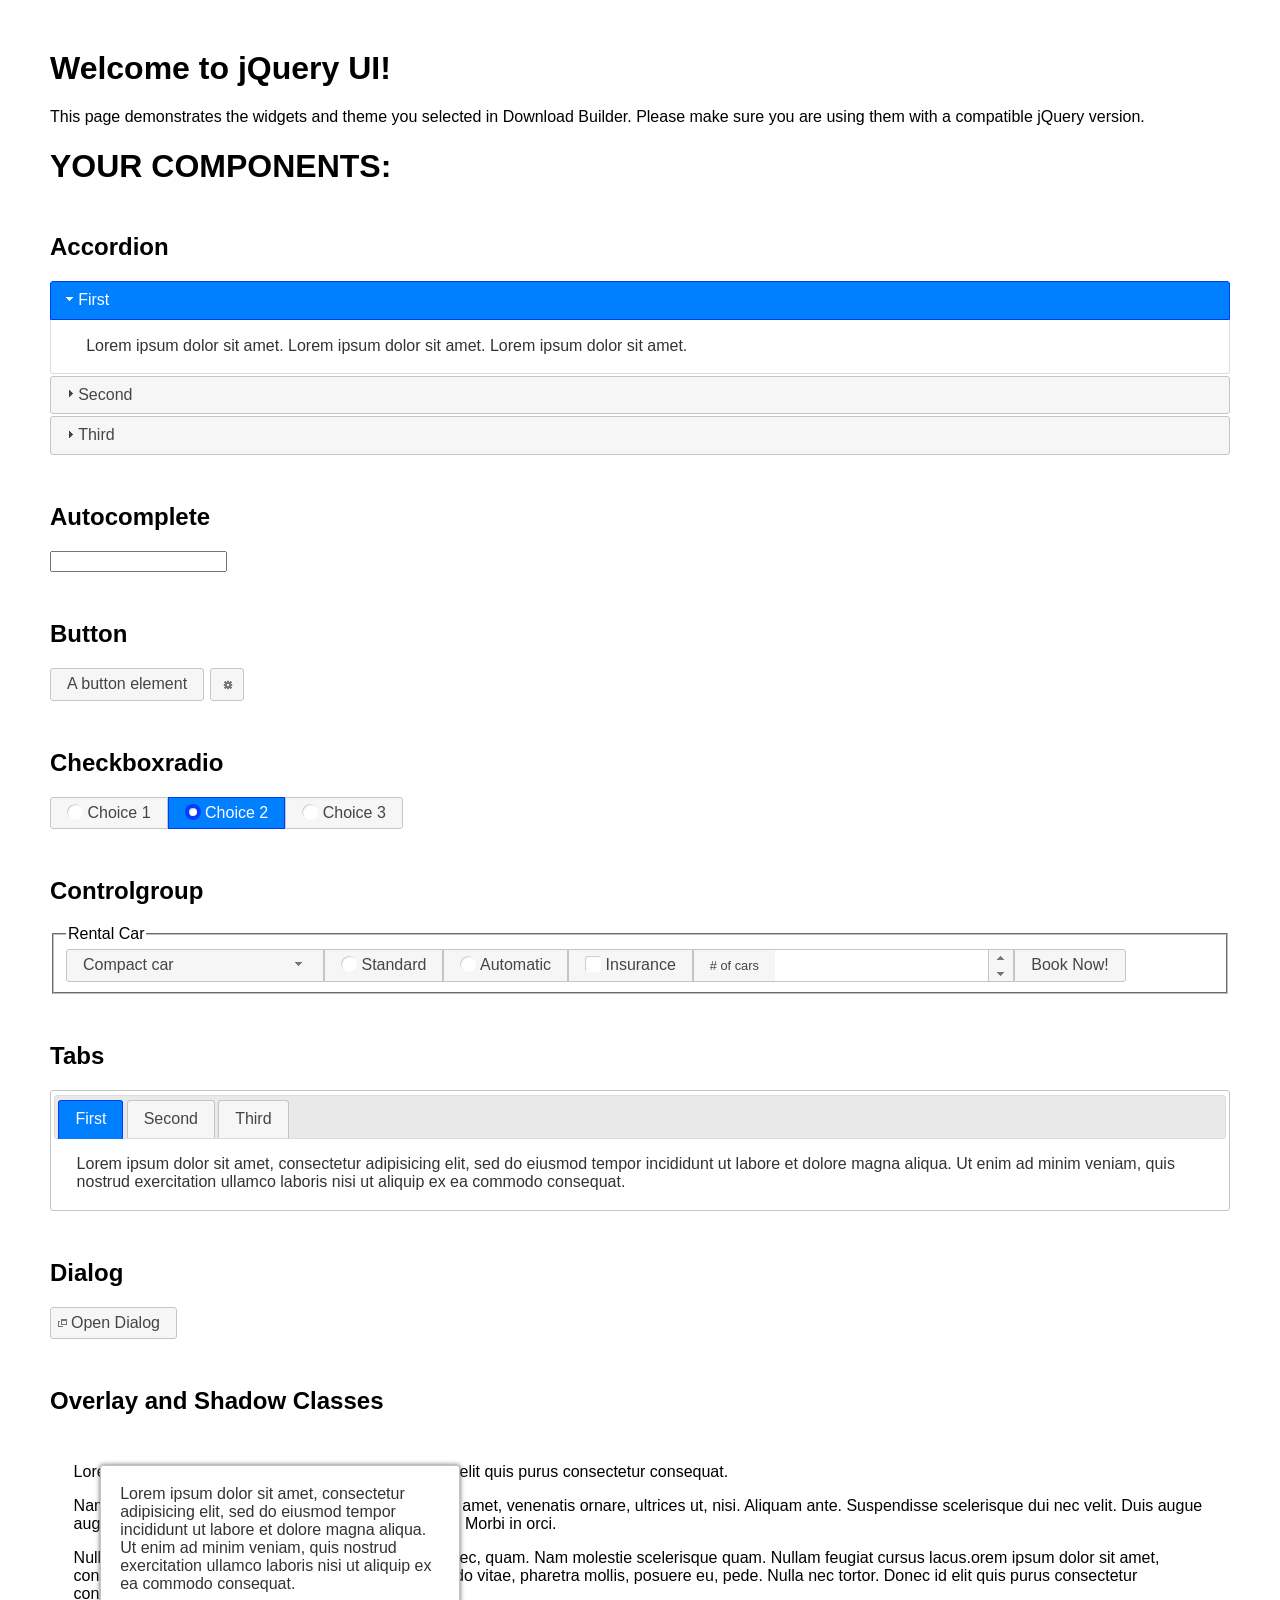
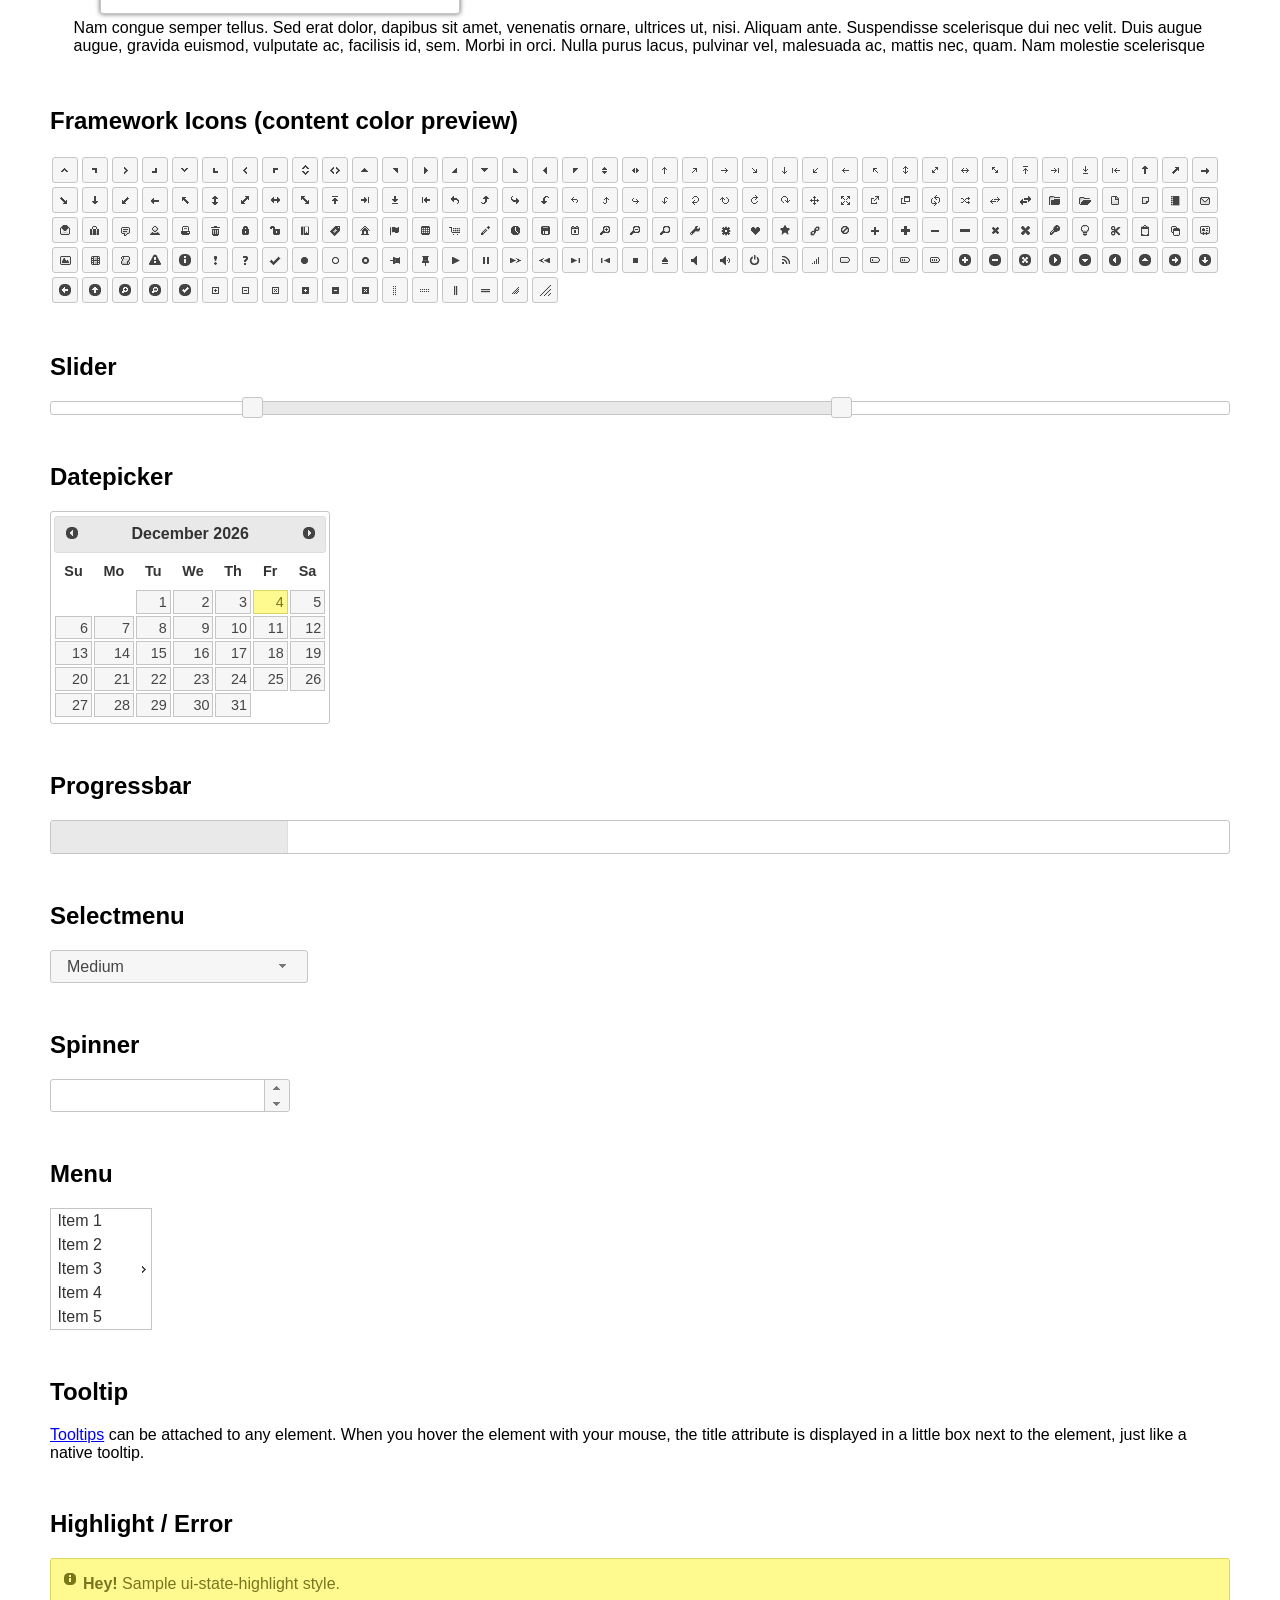
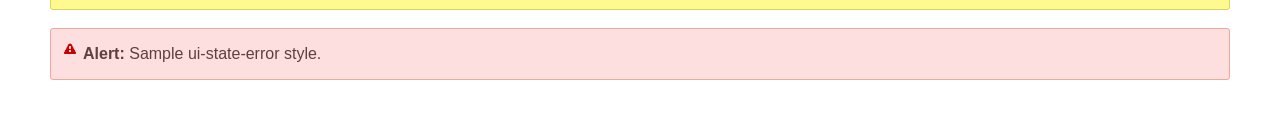
<file: js/jquery-ui-1.12.1/index.html>
<!doctype html>
<html lang="us">
<head>
	<meta charset="utf-8">
	<title>jQuery UI Example Page</title>
	<link href="jquery-ui.css" rel="stylesheet">
	<style>
	body{
		font-family: "Trebuchet MS", sans-serif;
		margin: 50px;
	}
	.demoHeaders {
		margin-top: 2em;
	}
	#dialog-link {
		padding: .4em 1em .4em 20px;
		text-decoration: none;
		position: relative;
	}
	#dialog-link span.ui-icon {
		margin: 0 5px 0 0;
		position: absolute;
		left: .2em;
		top: 50%;
		margin-top: -8px;
	}
	#icons {
		margin: 0;
		padding: 0;
	}
	#icons li {
		margin: 2px;
		position: relative;
		padding: 4px 0;
		cursor: pointer;
		float: left;
		list-style: none;
	}
	#icons span.ui-icon {
		float: left;
		margin: 0 4px;
	}
	.fakewindowcontain .ui-widget-overlay {
		position: absolute;
	}
	select {
		width: 200px;
	}
	</style>
</head>
<body>

<h1>Welcome to jQuery UI!</h1>

<div class="ui-widget">
	<p>This page demonstrates the widgets and theme you selected in Download Builder. Please make sure you are using them with a compatible jQuery version.</p>
</div>

<h1>YOUR COMPONENTS:</h1>


<!-- Accordion -->
<h2 class="demoHeaders">Accordion</h2>
<div id="accordion">
	<h3>First</h3>
	<div>Lorem ipsum dolor sit amet. Lorem ipsum dolor sit amet. Lorem ipsum dolor sit amet.</div>
	<h3>Second</h3>
	<div>Phasellus mattis tincidunt nibh.</div>
	<h3>Third</h3>
	<div>Nam dui erat, auctor a, dignissim quis.</div>
</div>



<!-- Autocomplete -->
<h2 class="demoHeaders">Autocomplete</h2>
<div>
	<input id="autocomplete" title="type &quot;a&quot;">
</div>



<!-- Button -->
<h2 class="demoHeaders">Button</h2>
<button id="button">A button element</button>
<button id="button-icon">An icon-only button</button>



<!-- Checkboxradio -->
<h2 class="demoHeaders">Checkboxradio</h2>
<form style="margin-top: 1em;">
	<div id="radioset">
		<input type="radio" id="radio1" name="radio"><label for="radio1">Choice 1</label>
		<input type="radio" id="radio2" name="radio" checked="checked"><label for="radio2">Choice 2</label>
		<input type="radio" id="radio3" name="radio"><label for="radio3">Choice 3</label>
	</div>
</form>



<!-- Controlgroup -->
<h2 class="demoHeaders">Controlgroup</h2>
<fieldset>
	<legend>Rental Car</legend>
	<div id="controlgroup">
		<select id="car-type">
			<option>Compact car</option>
			<option>Midsize car</option>
			<option>Full size car</option>
			<option>SUV</option>
			<option>Luxury</option>
			<option>Truck</option>
			<option>Van</option>
		</select>
		<label for="transmission-standard">Standard</label>
		<input type="radio" name="transmission" id="transmission-standard">
		<label for="transmission-automatic">Automatic</label>
		<input type="radio" name="transmission" id="transmission-automatic">
		<label for="insurance">Insurance</label>
		<input type="checkbox" name="insurance" id="insurance">
		<label for="horizontal-spinner" class="ui-controlgroup-label"># of cars</label>
		<input id="horizontal-spinner" class="ui-spinner-input">
		<button>Book Now!</button>
	</div>
</fieldset>



<!-- Tabs -->
<h2 class="demoHeaders">Tabs</h2>
<div id="tabs">
	<ul>
		<li><a href="#tabs-1">First</a></li>
		<li><a href="#tabs-2">Second</a></li>
		<li><a href="#tabs-3">Third</a></li>
	</ul>
	<div id="tabs-1">Lorem ipsum dolor sit amet, consectetur adipisicing elit, sed do eiusmod tempor incididunt ut labore et dolore magna aliqua. Ut enim ad minim veniam, quis nostrud exercitation ullamco laboris nisi ut aliquip ex ea commodo consequat.</div>
	<div id="tabs-2">Phasellus mattis tincidunt nibh. Cras orci urna, blandit id, pretium vel, aliquet ornare, felis. Maecenas scelerisque sem non nisl. Fusce sed lorem in enim dictum bibendum.</div>
	<div id="tabs-3">Nam dui erat, auctor a, dignissim quis, sollicitudin eu, felis. Pellentesque nisi urna, interdum eget, sagittis et, consequat vestibulum, lacus. Mauris porttitor ullamcorper augue.</div>
</div>



<h2 class="demoHeaders">Dialog</h2>
<p>
	<button id="dialog-link" class="ui-button ui-corner-all ui-widget">
		<span class="ui-icon ui-icon-newwin"></span>Open Dialog
	</button>
</p>

<h2 class="demoHeaders">Overlay and Shadow Classes</h2>
<div style="position: relative; width: 96%; height: 200px; padding:1% 2%; overflow:hidden;" class="fakewindowcontain">
	<p>Lorem ipsum dolor sit amet,  Nulla nec tortor. Donec id elit quis purus consectetur consequat. </p><p>Nam congue semper tellus. Sed erat dolor, dapibus sit amet, venenatis ornare, ultrices ut, nisi. Aliquam ante. Suspendisse scelerisque dui nec velit. Duis augue augue, gravida euismod, vulputate ac, facilisis id, sem. Morbi in orci. </p><p>Nulla purus lacus, pulvinar vel, malesuada ac, mattis nec, quam. Nam molestie scelerisque quam. Nullam feugiat cursus lacus.orem ipsum dolor sit amet, consectetur adipiscing elit. Donec libero risus, commodo vitae, pharetra mollis, posuere eu, pede. Nulla nec tortor. Donec id elit quis purus consectetur consequat. </p><p>Nam congue semper tellus. Sed erat dolor, dapibus sit amet, venenatis ornare, ultrices ut, nisi. Aliquam ante. Suspendisse scelerisque dui nec velit. Duis augue augue, gravida euismod, vulputate ac, facilisis id, sem. Morbi in orci. Nulla purus lacus, pulvinar vel, malesuada ac, mattis nec, quam. Nam molestie scelerisque quam. </p><p>Nullam feugiat cursus lacus.orem ipsum dolor sit amet, consectetur adipiscing elit. Donec libero risus, commodo vitae, pharetra mollis, posuere eu, pede. Nulla nec tortor. Donec id elit quis purus consectetur consequat. Nam congue semper tellus. Sed erat dolor, dapibus sit amet, venenatis ornare, ultrices ut, nisi. Aliquam ante. </p><p>Suspendisse scelerisque dui nec velit. Duis augue augue, gravida euismod, vulputate ac, facilisis id, sem. Morbi in orci. Nulla purus lacus, pulvinar vel, malesuada ac, mattis nec, quam. Nam molestie scelerisque quam. Nullam feugiat cursus lacus.orem ipsum dolor sit amet, consectetur adipiscing elit. Donec libero risus, commodo vitae, pharetra mollis, posuere eu, pede. Nulla nec tortor. Donec id elit quis purus consectetur consequat. Nam congue semper tellus. Sed erat dolor, dapibus sit amet, venenatis ornare, ultrices ut, nisi. </p>

	<!-- ui-dialog -->
	<div class="ui-widget-overlay ui-front"></div>
	<div style="position: absolute; width: 320px; left: 50px; top: 30px; padding: 1.2em" class="ui-widget ui-front ui-widget-content ui-corner-all ui-widget-shadow">
		Lorem ipsum dolor sit amet, consectetur adipisicing elit, sed do eiusmod tempor incididunt ut labore et dolore magna aliqua. Ut enim ad minim veniam, quis nostrud exercitation ullamco laboris nisi ut aliquip ex ea commodo consequat.
	</div>

</div>

<!-- ui-dialog -->
<div id="dialog" title="Dialog Title">
	<p>Lorem ipsum dolor sit amet, consectetur adipisicing elit, sed do eiusmod tempor incididunt ut labore et dolore magna aliqua. Ut enim ad minim veniam, quis nostrud exercitation ullamco laboris nisi ut aliquip ex ea commodo consequat.</p>
</div>



<h2 class="demoHeaders">Framework Icons (content color preview)</h2>
<ul id="icons" class="ui-widget ui-helper-clearfix">
	<li class="ui-state-default ui-corner-all" title=".ui-icon-caret-1-n"><span class="ui-icon ui-icon-caret-1-n"></span></li>
	<li class="ui-state-default ui-corner-all" title=".ui-icon-caret-1-ne"><span class="ui-icon ui-icon-caret-1-ne"></span></li>
	<li class="ui-state-default ui-corner-all" title=".ui-icon-caret-1-e"><span class="ui-icon ui-icon-caret-1-e"></span></li>
	<li class="ui-state-default ui-corner-all" title=".ui-icon-caret-1-se"><span class="ui-icon ui-icon-caret-1-se"></span></li>
	<li class="ui-state-default ui-corner-all" title=".ui-icon-caret-1-s"><span class="ui-icon ui-icon-caret-1-s"></span></li>
	<li class="ui-state-default ui-corner-all" title=".ui-icon-caret-1-sw"><span class="ui-icon ui-icon-caret-1-sw"></span></li>
	<li class="ui-state-default ui-corner-all" title=".ui-icon-caret-1-w"><span class="ui-icon ui-icon-caret-1-w"></span></li>
	<li class="ui-state-default ui-corner-all" title=".ui-icon-caret-1-nw"><span class="ui-icon ui-icon-caret-1-nw"></span></li>
	<li class="ui-state-default ui-corner-all" title=".ui-icon-caret-2-n-s"><span class="ui-icon ui-icon-caret-2-n-s"></span></li>
	<li class="ui-state-default ui-corner-all" title=".ui-icon-caret-2-e-w"><span class="ui-icon ui-icon-caret-2-e-w"></span></li>
	<li class="ui-state-default ui-corner-all" title=".ui-icon-triangle-1-n"><span class="ui-icon ui-icon-triangle-1-n"></span></li>
	<li class="ui-state-default ui-corner-all" title=".ui-icon-triangle-1-ne"><span class="ui-icon ui-icon-triangle-1-ne"></span></li>
	<li class="ui-state-default ui-corner-all" title=".ui-icon-triangle-1-e"><span class="ui-icon ui-icon-triangle-1-e"></span></li>
	<li class="ui-state-default ui-corner-all" title=".ui-icon-triangle-1-se"><span class="ui-icon ui-icon-triangle-1-se"></span></li>
	<li class="ui-state-default ui-corner-all" title=".ui-icon-triangle-1-s"><span class="ui-icon ui-icon-triangle-1-s"></span></li>
	<li class="ui-state-default ui-corner-all" title=".ui-icon-triangle-1-sw"><span class="ui-icon ui-icon-triangle-1-sw"></span></li>
	<li class="ui-state-default ui-corner-all" title=".ui-icon-triangle-1-w"><span class="ui-icon ui-icon-triangle-1-w"></span></li>
	<li class="ui-state-default ui-corner-all" title=".ui-icon-triangle-1-nw"><span class="ui-icon ui-icon-triangle-1-nw"></span></li>
	<li class="ui-state-default ui-corner-all" title=".ui-icon-triangle-2-n-s"><span class="ui-icon ui-icon-triangle-2-n-s"></span></li>
	<li class="ui-state-default ui-corner-all" title=".ui-icon-triangle-2-e-w"><span class="ui-icon ui-icon-triangle-2-e-w"></span></li>
	<li class="ui-state-default ui-corner-all" title=".ui-icon-arrow-1-n"><span class="ui-icon ui-icon-arrow-1-n"></span></li>
	<li class="ui-state-default ui-corner-all" title=".ui-icon-arrow-1-ne"><span class="ui-icon ui-icon-arrow-1-ne"></span></li>
	<li class="ui-state-default ui-corner-all" title=".ui-icon-arrow-1-e"><span class="ui-icon ui-icon-arrow-1-e"></span></li>
	<li class="ui-state-default ui-corner-all" title=".ui-icon-arrow-1-se"><span class="ui-icon ui-icon-arrow-1-se"></span></li>
	<li class="ui-state-default ui-corner-all" title=".ui-icon-arrow-1-s"><span class="ui-icon ui-icon-arrow-1-s"></span></li>
	<li class="ui-state-default ui-corner-all" title=".ui-icon-arrow-1-sw"><span class="ui-icon ui-icon-arrow-1-sw"></span></li>
	<li class="ui-state-default ui-corner-all" title=".ui-icon-arrow-1-w"><span class="ui-icon ui-icon-arrow-1-w"></span></li>
	<li class="ui-state-default ui-corner-all" title=".ui-icon-arrow-1-nw"><span class="ui-icon ui-icon-arrow-1-nw"></span></li>
	<li class="ui-state-default ui-corner-all" title=".ui-icon-arrow-2-n-s"><span class="ui-icon ui-icon-arrow-2-n-s"></span></li>
	<li class="ui-state-default ui-corner-all" title=".ui-icon-arrow-2-ne-sw"><span class="ui-icon ui-icon-arrow-2-ne-sw"></span></li>
	<li class="ui-state-default ui-corner-all" title=".ui-icon-arrow-2-e-w"><span class="ui-icon ui-icon-arrow-2-e-w"></span></li>
	<li class="ui-state-default ui-corner-all" title=".ui-icon-arrow-2-se-nw"><span class="ui-icon ui-icon-arrow-2-se-nw"></span></li>
	<li class="ui-state-default ui-corner-all" title=".ui-icon-arrowstop-1-n"><span class="ui-icon ui-icon-arrowstop-1-n"></span></li>
	<li class="ui-state-default ui-corner-all" title=".ui-icon-arrowstop-1-e"><span class="ui-icon ui-icon-arrowstop-1-e"></span></li>
	<li class="ui-state-default ui-corner-all" title=".ui-icon-arrowstop-1-s"><span class="ui-icon ui-icon-arrowstop-1-s"></span></li>
	<li class="ui-state-default ui-corner-all" title=".ui-icon-arrowstop-1-w"><span class="ui-icon ui-icon-arrowstop-1-w"></span></li>
	<li class="ui-state-default ui-corner-all" title=".ui-icon-arrowthick-1-n"><span class="ui-icon ui-icon-arrowthick-1-n"></span></li>
	<li class="ui-state-default ui-corner-all" title=".ui-icon-arrowthick-1-ne"><span class="ui-icon ui-icon-arrowthick-1-ne"></span></li>
	<li class="ui-state-default ui-corner-all" title=".ui-icon-arrowthick-1-e"><span class="ui-icon ui-icon-arrowthick-1-e"></span></li>
	<li class="ui-state-default ui-corner-all" title=".ui-icon-arrowthick-1-se"><span class="ui-icon ui-icon-arrowthick-1-se"></span></li>
	<li class="ui-state-default ui-corner-all" title=".ui-icon-arrowthick-1-s"><span class="ui-icon ui-icon-arrowthick-1-s"></span></li>
	<li class="ui-state-default ui-corner-all" title=".ui-icon-arrowthick-1-sw"><span class="ui-icon ui-icon-arrowthick-1-sw"></span></li>
	<li class="ui-state-default ui-corner-all" title=".ui-icon-arrowthick-1-w"><span class="ui-icon ui-icon-arrowthick-1-w"></span></li>
	<li class="ui-state-default ui-corner-all" title=".ui-icon-arrowthick-1-nw"><span class="ui-icon ui-icon-arrowthick-1-nw"></span></li>
	<li class="ui-state-default ui-corner-all" title=".ui-icon-arrowthick-2-n-s"><span class="ui-icon ui-icon-arrowthick-2-n-s"></span></li>
	<li class="ui-state-default ui-corner-all" title=".ui-icon-arrowthick-2-ne-sw"><span class="ui-icon ui-icon-arrowthick-2-ne-sw"></span></li>
	<li class="ui-state-default ui-corner-all" title=".ui-icon-arrowthick-2-e-w"><span class="ui-icon ui-icon-arrowthick-2-e-w"></span></li>
	<li class="ui-state-default ui-corner-all" title=".ui-icon-arrowthick-2-se-nw"><span class="ui-icon ui-icon-arrowthick-2-se-nw"></span></li>
	<li class="ui-state-default ui-corner-all" title=".ui-icon-arrowthickstop-1-n"><span class="ui-icon ui-icon-arrowthickstop-1-n"></span></li>
	<li class="ui-state-default ui-corner-all" title=".ui-icon-arrowthickstop-1-e"><span class="ui-icon ui-icon-arrowthickstop-1-e"></span></li>
	<li class="ui-state-default ui-corner-all" title=".ui-icon-arrowthickstop-1-s"><span class="ui-icon ui-icon-arrowthickstop-1-s"></span></li>
	<li class="ui-state-default ui-corner-all" title=".ui-icon-arrowthickstop-1-w"><span class="ui-icon ui-icon-arrowthickstop-1-w"></span></li>
	<li class="ui-state-default ui-corner-all" title=".ui-icon-arrowreturnthick-1-w"><span class="ui-icon ui-icon-arrowreturnthick-1-w"></span></li>
	<li class="ui-state-default ui-corner-all" title=".ui-icon-arrowreturnthick-1-n"><span class="ui-icon ui-icon-arrowreturnthick-1-n"></span></li>
	<li class="ui-state-default ui-corner-all" title=".ui-icon-arrowreturnthick-1-e"><span class="ui-icon ui-icon-arrowreturnthick-1-e"></span></li>
	<li class="ui-state-default ui-corner-all" title=".ui-icon-arrowreturnthick-1-s"><span class="ui-icon ui-icon-arrowreturnthick-1-s"></span></li>
	<li class="ui-state-default ui-corner-all" title=".ui-icon-arrowreturn-1-w"><span class="ui-icon ui-icon-arrowreturn-1-w"></span></li>
	<li class="ui-state-default ui-corner-all" title=".ui-icon-arrowreturn-1-n"><span class="ui-icon ui-icon-arrowreturn-1-n"></span></li>
	<li class="ui-state-default ui-corner-all" title=".ui-icon-arrowreturn-1-e"><span class="ui-icon ui-icon-arrowreturn-1-e"></span></li>
	<li class="ui-state-default ui-corner-all" title=".ui-icon-arrowreturn-1-s"><span class="ui-icon ui-icon-arrowreturn-1-s"></span></li>
	<li class="ui-state-default ui-corner-all" title=".ui-icon-arrowrefresh-1-w"><span class="ui-icon ui-icon-arrowrefresh-1-w"></span></li>
	<li class="ui-state-default ui-corner-all" title=".ui-icon-arrowrefresh-1-n"><span class="ui-icon ui-icon-arrowrefresh-1-n"></span></li>
	<li class="ui-state-default ui-corner-all" title=".ui-icon-arrowrefresh-1-e"><span class="ui-icon ui-icon-arrowrefresh-1-e"></span></li>
	<li class="ui-state-default ui-corner-all" title=".ui-icon-arrowrefresh-1-s"><span class="ui-icon ui-icon-arrowrefresh-1-s"></span></li>
	<li class="ui-state-default ui-corner-all" title=".ui-icon-arrow-4"><span class="ui-icon ui-icon-arrow-4"></span></li>
	<li class="ui-state-default ui-corner-all" title=".ui-icon-arrow-4-diag"><span class="ui-icon ui-icon-arrow-4-diag"></span></li>
	<li class="ui-state-default ui-corner-all" title=".ui-icon-extlink"><span class="ui-icon ui-icon-extlink"></span></li>
	<li class="ui-state-default ui-corner-all" title=".ui-icon-newwin"><span class="ui-icon ui-icon-newwin"></span></li>
	<li class="ui-state-default ui-corner-all" title=".ui-icon-refresh"><span class="ui-icon ui-icon-refresh"></span></li>
	<li class="ui-state-default ui-corner-all" title=".ui-icon-shuffle"><span class="ui-icon ui-icon-shuffle"></span></li>
	<li class="ui-state-default ui-corner-all" title=".ui-icon-transfer-e-w"><span class="ui-icon ui-icon-transfer-e-w"></span></li>
	<li class="ui-state-default ui-corner-all" title=".ui-icon-transferthick-e-w"><span class="ui-icon ui-icon-transferthick-e-w"></span></li>
	<li class="ui-state-default ui-corner-all" title=".ui-icon-folder-collapsed"><span class="ui-icon ui-icon-folder-collapsed"></span></li>
	<li class="ui-state-default ui-corner-all" title=".ui-icon-folder-open"><span class="ui-icon ui-icon-folder-open"></span></li>
	<li class="ui-state-default ui-corner-all" title=".ui-icon-document"><span class="ui-icon ui-icon-document"></span></li>
	<li class="ui-state-default ui-corner-all" title=".ui-icon-document-b"><span class="ui-icon ui-icon-document-b"></span></li>
	<li class="ui-state-default ui-corner-all" title=".ui-icon-note"><span class="ui-icon ui-icon-note"></span></li>
	<li class="ui-state-default ui-corner-all" title=".ui-icon-mail-closed"><span class="ui-icon ui-icon-mail-closed"></span></li>
	<li class="ui-state-default ui-corner-all" title=".ui-icon-mail-open"><span class="ui-icon ui-icon-mail-open"></span></li>
	<li class="ui-state-default ui-corner-all" title=".ui-icon-suitcase"><span class="ui-icon ui-icon-suitcase"></span></li>
	<li class="ui-state-default ui-corner-all" title=".ui-icon-comment"><span class="ui-icon ui-icon-comment"></span></li>
	<li class="ui-state-default ui-corner-all" title=".ui-icon-person"><span class="ui-icon ui-icon-person"></span></li>
	<li class="ui-state-default ui-corner-all" title=".ui-icon-print"><span class="ui-icon ui-icon-print"></span></li>
	<li class="ui-state-default ui-corner-all" title=".ui-icon-trash"><span class="ui-icon ui-icon-trash"></span></li>
	<li class="ui-state-default ui-corner-all" title=".ui-icon-locked"><span class="ui-icon ui-icon-locked"></span></li>
	<li class="ui-state-default ui-corner-all" title=".ui-icon-unlocked"><span class="ui-icon ui-icon-unlocked"></span></li>
	<li class="ui-state-default ui-corner-all" title=".ui-icon-bookmark"><span class="ui-icon ui-icon-bookmark"></span></li>
	<li class="ui-state-default ui-corner-all" title=".ui-icon-tag"><span class="ui-icon ui-icon-tag"></span></li>
	<li class="ui-state-default ui-corner-all" title=".ui-icon-home"><span class="ui-icon ui-icon-home"></span></li>
	<li class="ui-state-default ui-corner-all" title=".ui-icon-flag"><span class="ui-icon ui-icon-flag"></span></li>
	<li class="ui-state-default ui-corner-all" title=".ui-icon-calculator"><span class="ui-icon ui-icon-calculator"></span></li>
	<li class="ui-state-default ui-corner-all" title=".ui-icon-cart"><span class="ui-icon ui-icon-cart"></span></li>
	<li class="ui-state-default ui-corner-all" title=".ui-icon-pencil"><span class="ui-icon ui-icon-pencil"></span></li>
	<li class="ui-state-default ui-corner-all" title=".ui-icon-clock"><span class="ui-icon ui-icon-clock"></span></li>
	<li class="ui-state-default ui-corner-all" title=".ui-icon-disk"><span class="ui-icon ui-icon-disk"></span></li>
	<li class="ui-state-default ui-corner-all" title=".ui-icon-calendar"><span class="ui-icon ui-icon-calendar"></span></li>
	<li class="ui-state-default ui-corner-all" title=".ui-icon-zoomin"><span class="ui-icon ui-icon-zoomin"></span></li>
	<li class="ui-state-default ui-corner-all" title=".ui-icon-zoomout"><span class="ui-icon ui-icon-zoomout"></span></li>
	<li class="ui-state-default ui-corner-all" title=".ui-icon-search"><span class="ui-icon ui-icon-search"></span></li>
	<li class="ui-state-default ui-corner-all" title=".ui-icon-wrench"><span class="ui-icon ui-icon-wrench"></span></li>
	<li class="ui-state-default ui-corner-all" title=".ui-icon-gear"><span class="ui-icon ui-icon-gear"></span></li>
	<li class="ui-state-default ui-corner-all" title=".ui-icon-heart"><span class="ui-icon ui-icon-heart"></span></li>
	<li class="ui-state-default ui-corner-all" title=".ui-icon-star"><span class="ui-icon ui-icon-star"></span></li>
	<li class="ui-state-default ui-corner-all" title=".ui-icon-link"><span class="ui-icon ui-icon-link"></span></li>
	<li class="ui-state-default ui-corner-all" title=".ui-icon-cancel"><span class="ui-icon ui-icon-cancel"></span></li>
	<li class="ui-state-default ui-corner-all" title=".ui-icon-plus"><span class="ui-icon ui-icon-plus"></span></li>
	<li class="ui-state-default ui-corner-all" title=".ui-icon-plusthick"><span class="ui-icon ui-icon-plusthick"></span></li>
	<li class="ui-state-default ui-corner-all" title=".ui-icon-minus"><span class="ui-icon ui-icon-minus"></span></li>
	<li class="ui-state-default ui-corner-all" title=".ui-icon-minusthick"><span class="ui-icon ui-icon-minusthick"></span></li>
	<li class="ui-state-default ui-corner-all" title=".ui-icon-close"><span class="ui-icon ui-icon-close"></span></li>
	<li class="ui-state-default ui-corner-all" title=".ui-icon-closethick"><span class="ui-icon ui-icon-closethick"></span></li>
	<li class="ui-state-default ui-corner-all" title=".ui-icon-key"><span class="ui-icon ui-icon-key"></span></li>
	<li class="ui-state-default ui-corner-all" title=".ui-icon-lightbulb"><span class="ui-icon ui-icon-lightbulb"></span></li>
	<li class="ui-state-default ui-corner-all" title=".ui-icon-scissors"><span class="ui-icon ui-icon-scissors"></span></li>
	<li class="ui-state-default ui-corner-all" title=".ui-icon-clipboard"><span class="ui-icon ui-icon-clipboard"></span></li>
	<li class="ui-state-default ui-corner-all" title=".ui-icon-copy"><span class="ui-icon ui-icon-copy"></span></li>
	<li class="ui-state-default ui-corner-all" title=".ui-icon-contact"><span class="ui-icon ui-icon-contact"></span></li>
	<li class="ui-state-default ui-corner-all" title=".ui-icon-image"><span class="ui-icon ui-icon-image"></span></li>
	<li class="ui-state-default ui-corner-all" title=".ui-icon-video"><span class="ui-icon ui-icon-video"></span></li>
	<li class="ui-state-default ui-corner-all" title=".ui-icon-script"><span class="ui-icon ui-icon-script"></span></li>
	<li class="ui-state-default ui-corner-all" title=".ui-icon-alert"><span class="ui-icon ui-icon-alert"></span></li>
	<li class="ui-state-default ui-corner-all" title=".ui-icon-info"><span class="ui-icon ui-icon-info"></span></li>
	<li class="ui-state-default ui-corner-all" title=".ui-icon-notice"><span class="ui-icon ui-icon-notice"></span></li>
	<li class="ui-state-default ui-corner-all" title=".ui-icon-help"><span class="ui-icon ui-icon-help"></span></li>
	<li class="ui-state-default ui-corner-all" title=".ui-icon-check"><span class="ui-icon ui-icon-check"></span></li>
	<li class="ui-state-default ui-corner-all" title=".ui-icon-bullet"><span class="ui-icon ui-icon-bullet"></span></li>
	<li class="ui-state-default ui-corner-all" title=".ui-icon-radio-off"><span class="ui-icon ui-icon-radio-off"></span></li>
	<li class="ui-state-default ui-corner-all" title=".ui-icon-radio-on"><span class="ui-icon ui-icon-radio-on"></span></li>
	<li class="ui-state-default ui-corner-all" title=".ui-icon-pin-w"><span class="ui-icon ui-icon-pin-w"></span></li>
	<li class="ui-state-default ui-corner-all" title=".ui-icon-pin-s"><span class="ui-icon ui-icon-pin-s"></span></li>
	<li class="ui-state-default ui-corner-all" title=".ui-icon-play"><span class="ui-icon ui-icon-play"></span></li>
	<li class="ui-state-default ui-corner-all" title=".ui-icon-pause"><span class="ui-icon ui-icon-pause"></span></li>
	<li class="ui-state-default ui-corner-all" title=".ui-icon-seek-next"><span class="ui-icon ui-icon-seek-next"></span></li>
	<li class="ui-state-default ui-corner-all" title=".ui-icon-seek-prev"><span class="ui-icon ui-icon-seek-prev"></span></li>
	<li class="ui-state-default ui-corner-all" title=".ui-icon-seek-end"><span class="ui-icon ui-icon-seek-end"></span></li>
	<li class="ui-state-default ui-corner-all" title=".ui-icon-seek-first"><span class="ui-icon ui-icon-seek-first"></span></li>
	<li class="ui-state-default ui-corner-all" title=".ui-icon-stop"><span class="ui-icon ui-icon-stop"></span></li>
	<li class="ui-state-default ui-corner-all" title=".ui-icon-eject"><span class="ui-icon ui-icon-eject"></span></li>
	<li class="ui-state-default ui-corner-all" title=".ui-icon-volume-off"><span class="ui-icon ui-icon-volume-off"></span></li>
	<li class="ui-state-default ui-corner-all" title=".ui-icon-volume-on"><span class="ui-icon ui-icon-volume-on"></span></li>
	<li class="ui-state-default ui-corner-all" title=".ui-icon-power"><span class="ui-icon ui-icon-power"></span></li>
	<li class="ui-state-default ui-corner-all" title=".ui-icon-signal-diag"><span class="ui-icon ui-icon-signal-diag"></span></li>
	<li class="ui-state-default ui-corner-all" title=".ui-icon-signal"><span class="ui-icon ui-icon-signal"></span></li>
	<li class="ui-state-default ui-corner-all" title=".ui-icon-battery-0"><span class="ui-icon ui-icon-battery-0"></span></li>
	<li class="ui-state-default ui-corner-all" title=".ui-icon-battery-1"><span class="ui-icon ui-icon-battery-1"></span></li>
	<li class="ui-state-default ui-corner-all" title=".ui-icon-battery-2"><span class="ui-icon ui-icon-battery-2"></span></li>
	<li class="ui-state-default ui-corner-all" title=".ui-icon-battery-3"><span class="ui-icon ui-icon-battery-3"></span></li>
	<li class="ui-state-default ui-corner-all" title=".ui-icon-circle-plus"><span class="ui-icon ui-icon-circle-plus"></span></li>
	<li class="ui-state-default ui-corner-all" title=".ui-icon-circle-minus"><span class="ui-icon ui-icon-circle-minus"></span></li>
	<li class="ui-state-default ui-corner-all" title=".ui-icon-circle-close"><span class="ui-icon ui-icon-circle-close"></span></li>
	<li class="ui-state-default ui-corner-all" title=".ui-icon-circle-triangle-e"><span class="ui-icon ui-icon-circle-triangle-e"></span></li>
	<li class="ui-state-default ui-corner-all" title=".ui-icon-circle-triangle-s"><span class="ui-icon ui-icon-circle-triangle-s"></span></li>
	<li class="ui-state-default ui-corner-all" title=".ui-icon-circle-triangle-w"><span class="ui-icon ui-icon-circle-triangle-w"></span></li>
	<li class="ui-state-default ui-corner-all" title=".ui-icon-circle-triangle-n"><span class="ui-icon ui-icon-circle-triangle-n"></span></li>
	<li class="ui-state-default ui-corner-all" title=".ui-icon-circle-arrow-e"><span class="ui-icon ui-icon-circle-arrow-e"></span></li>
	<li class="ui-state-default ui-corner-all" title=".ui-icon-circle-arrow-s"><span class="ui-icon ui-icon-circle-arrow-s"></span></li>
	<li class="ui-state-default ui-corner-all" title=".ui-icon-circle-arrow-w"><span class="ui-icon ui-icon-circle-arrow-w"></span></li>
	<li class="ui-state-default ui-corner-all" title=".ui-icon-circle-arrow-n"><span class="ui-icon ui-icon-circle-arrow-n"></span></li>
	<li class="ui-state-default ui-corner-all" title=".ui-icon-circle-zoomin"><span class="ui-icon ui-icon-circle-zoomin"></span></li>
	<li class="ui-state-default ui-corner-all" title=".ui-icon-circle-zoomout"><span class="ui-icon ui-icon-circle-zoomout"></span></li>
	<li class="ui-state-default ui-corner-all" title=".ui-icon-circle-check"><span class="ui-icon ui-icon-circle-check"></span></li>
	<li class="ui-state-default ui-corner-all" title=".ui-icon-circlesmall-plus"><span class="ui-icon ui-icon-circlesmall-plus"></span></li>
	<li class="ui-state-default ui-corner-all" title=".ui-icon-circlesmall-minus"><span class="ui-icon ui-icon-circlesmall-minus"></span></li>
	<li class="ui-state-default ui-corner-all" title=".ui-icon-circlesmall-close"><span class="ui-icon ui-icon-circlesmall-close"></span></li>
	<li class="ui-state-default ui-corner-all" title=".ui-icon-squaresmall-plus"><span class="ui-icon ui-icon-squaresmall-plus"></span></li>
	<li class="ui-state-default ui-corner-all" title=".ui-icon-squaresmall-minus"><span class="ui-icon ui-icon-squaresmall-minus"></span></li>
	<li class="ui-state-default ui-corner-all" title=".ui-icon-squaresmall-close"><span class="ui-icon ui-icon-squaresmall-close"></span></li>
	<li class="ui-state-default ui-corner-all" title=".ui-icon-grip-dotted-vertical"><span class="ui-icon ui-icon-grip-dotted-vertical"></span></li>
	<li class="ui-state-default ui-corner-all" title=".ui-icon-grip-dotted-horizontal"><span class="ui-icon ui-icon-grip-dotted-horizontal"></span></li>
	<li class="ui-state-default ui-corner-all" title=".ui-icon-grip-solid-vertical"><span class="ui-icon ui-icon-grip-solid-vertical"></span></li>
	<li class="ui-state-default ui-corner-all" title=".ui-icon-grip-solid-horizontal"><span class="ui-icon ui-icon-grip-solid-horizontal"></span></li>
	<li class="ui-state-default ui-corner-all" title=".ui-icon-gripsmall-diagonal-se"><span class="ui-icon ui-icon-gripsmall-diagonal-se"></span></li>
	<li class="ui-state-default ui-corner-all" title=".ui-icon-grip-diagonal-se"><span class="ui-icon ui-icon-grip-diagonal-se"></span></li>
</ul>


<!-- Slider -->
<h2 class="demoHeaders">Slider</h2>
<div id="slider"></div>



<!-- Datepicker -->
<h2 class="demoHeaders">Datepicker</h2>
<div id="datepicker"></div>



<!-- Progressbar -->
<h2 class="demoHeaders">Progressbar</h2>
<div id="progressbar"></div>



<!-- Progressbar -->
<h2 class="demoHeaders">Selectmenu</h2>
<select id="selectmenu">
	<option>Slower</option>
	<option>Slow</option>
	<option selected="selected">Medium</option>
	<option>Fast</option>
	<option>Faster</option>
</select>



<!-- Spinner -->
<h2 class="demoHeaders">Spinner</h2>
<input id="spinner">



<!-- Menu -->
<h2 class="demoHeaders">Menu</h2>
<ul style="width:100px;" id="menu">
	<li><div>Item 1</div></li>
	<li><div>Item 2</div></li>
	<li><div>Item 3</div>
		<ul>
			<li><div>Item 3-1</div></li>
			<li><div>Item 3-2</div></li>
			<li><div>Item 3-3</div></li>
			<li><div>Item 3-4</div></li>
			<li><div>Item 3-5</div></li>
		</ul>
	</li>
	<li><div>Item 4</div></li>
	<li><div>Item 5</div></li>
</ul>



<!-- Tooltip -->
<h2 class="demoHeaders">Tooltip</h2>
<p id="tooltip">
	<a href="#" title="That&apos;s what this widget is">Tooltips</a> can be attached to any element. When you hover
the element with your mouse, the title attribute is displayed in a little box next to the element, just like a native tooltip.
</p>


<!-- Highlight / Error -->
<h2 class="demoHeaders">Highlight / Error</h2>
<div class="ui-widget">
	<div class="ui-state-highlight ui-corner-all" style="margin-top: 20px; padding: 0 .7em;">
		<p><span class="ui-icon ui-icon-info" style="float: left; margin-right: .3em;"></span>
		<strong>Hey!</strong> Sample ui-state-highlight style.</p>
	</div>
</div>
<br>
<div class="ui-widget">
	<div class="ui-state-error ui-corner-all" style="padding: 0 .7em;">
		<p><span class="ui-icon ui-icon-alert" style="float: left; margin-right: .3em;"></span>
		<strong>Alert:</strong> Sample ui-state-error style.</p>
	</div>
</div>

<script src="external/jquery/jquery.js"></script>
<script src="jquery-ui.js"></script>
<script>

$( "#accordion" ).accordion();



var availableTags = [
	"ActionScript",
	"AppleScript",
	"Asp",
	"BASIC",
	"C",
	"C++",
	"Clojure",
	"COBOL",
	"ColdFusion",
	"Erlang",
	"Fortran",
	"Groovy",
	"Haskell",
	"Java",
	"JavaScript",
	"Lisp",
	"Perl",
	"PHP",
	"Python",
	"Ruby",
	"Scala",
	"Scheme"
];
$( "#autocomplete" ).autocomplete({
	source: availableTags
});



$( "#button" ).button();
$( "#button-icon" ).button({
	icon: "ui-icon-gear",
	showLabel: false
});



$( "#radioset" ).buttonset();



$( "#controlgroup" ).controlgroup();



$( "#tabs" ).tabs();



$( "#dialog" ).dialog({
	autoOpen: false,
	width: 400,
	buttons: [
		{
			text: "Ok",
			click: function() {
				$( this ).dialog( "close" );
			}
		},
		{
			text: "Cancel",
			click: function() {
				$( this ).dialog( "close" );
			}
		}
	]
});

// Link to open the dialog
$( "#dialog-link" ).click(function( event ) {
	$( "#dialog" ).dialog( "open" );
	event.preventDefault();
});



$( "#datepicker" ).datepicker({
	inline: true
});



$( "#slider" ).slider({
	range: true,
	values: [ 17, 67 ]
});



$( "#progressbar" ).progressbar({
	value: 20
});



$( "#spinner" ).spinner();



$( "#menu" ).menu();



$( "#tooltip" ).tooltip();



$( "#selectmenu" ).selectmenu();


// Hover states on the static widgets
$( "#dialog-link, #icons li" ).hover(
	function() {
		$( this ).addClass( "ui-state-hover" );
	},
	function() {
		$( this ).removeClass( "ui-state-hover" );
	}
);
</script>
</body>
</html>
</file>
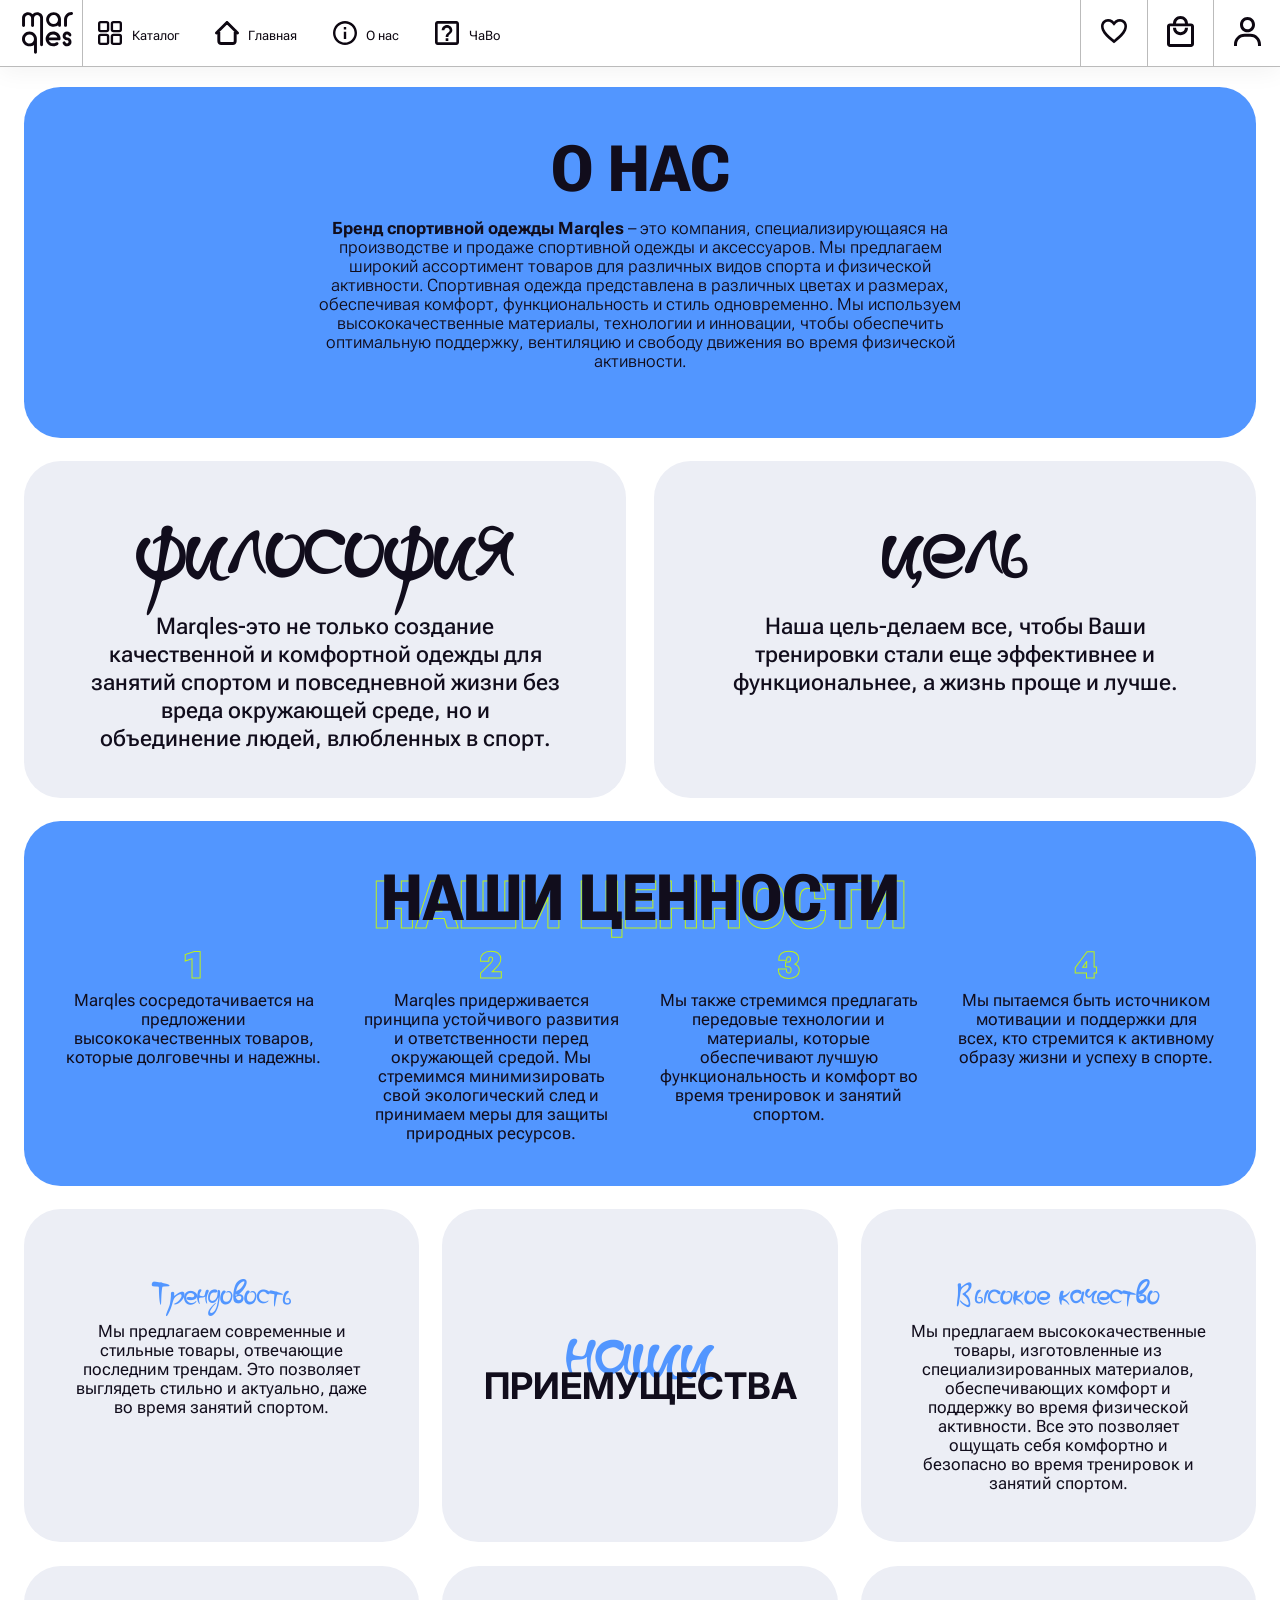
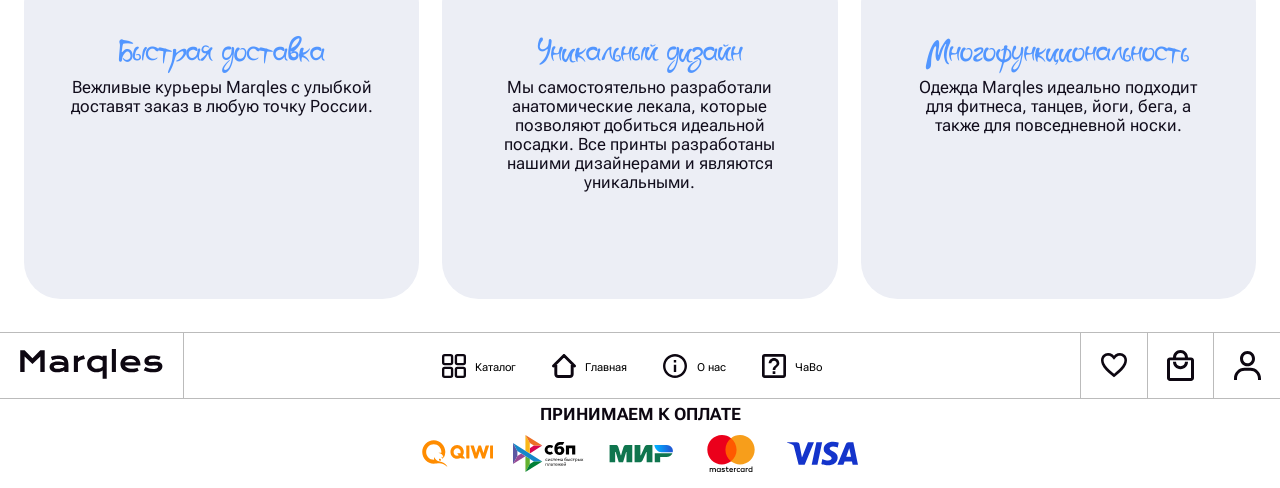
<file: about.html>
<!DOCTYPE html>
<html lang="ru">

<head>
    <meta charset="UTF-8">
    <meta name="viewport" content="width=device-width, initial-scale=1.0">
    <title>About</title>
    <link rel="stylesheet" href="css/style.css">
    <link rel="stylesheet" href="fonts/stylesheet.css">
    <script src="https://ajax.googleapis.com/ajax/libs/jquery/3.6.4/jquery.min.js"></script>
</head>

<body>
    <div class="wrapper">
        <header class="header">
            <div class="header__container">
                <div class="header__nav-menu">
                    <div class="header__logo_wrapper">
                        <a class="header__logo" href="#">
                            <img class="logo__desctop" src="img/logo.svg" alt="logo">
                            <img class="logo__mobile" src="img/logo_mobile.svg" alt="logo">
                        </a>
                    </div>
                    <ul class="menu__list">
                        <li class="menu__item"><a href="#" class="menu__link"><img src="img/catalog.svg" alt="Каталог"
                                    class="menu__img"><span>Каталог</span></a></li>
                        <li class="menu__item"><a href="#" class="menu__link"><img src="img/home.svg" alt="Главная"
                                    class="menu__img"><span>Главная</span></a></li>
                        <li class="menu__item"><a href="#" class="menu__link"><img src="img/about.svg" alt="О нас"
                                    class="menu__img"><span>О нас</span></a></li>
                        <li class="menu__item"><a href="#" class="menu__link"><img src="img/question.svg" alt="ЧаВо"
                                    class="menu__img"><span>ЧаВо</span></a></li>


                        <li class="menu__item_right"><a href="#" class="menu__link_right"><img src="img/like.svg"
                                    alt="like" class="menu__img"></a></li>
                        <li class="menu__item_right"><a href="#" class="menu__link_right"><img src="img/cart.svg"
                                    alt="cart" class="menu__img"></a></li>
                        <li class="menu__item_right"><a href="#" class="menu__link_right"><img src="img/user.svg"
                                    alt="user" class="menu__img"></a></li>
                    </ul>
                </div>
            </div>
        </header>
        <div class="main about__main__wrapper">
            <div class="about">
                <div class="about__container">
                    <div class="about__wrapper">
                        <div class="about__title">
                            О НАС
                        </div>
                        <div class="about__text">
                            <strong>Бренд спортивной одежды Marqles</strong> – это компания, специализирующаяся на
                            производстве и продаже спортивной одежды и аксессуаров. Мы предлагаем широкий ассортимент
                            товаров для различных видов спорта и физической активности. Спортивная одежда представлена в
                            различных цветах и размерах, обеспечивая комфорт, функциональность и стиль одновременно. Мы
                            используем высококачественные материалы, технологии и инновации, чтобы обеспечить
                            оптимальную поддержку, вентиляцию и свободу движения во время физической активности.
                        </div>
                    </div>
                </div>
                <div class="mission-block">
                    <div class="mission-block__container">
                        <div class="mission-block__item">
                            <div class="mission-block__title">
                                философия
                            </div>
                            <div class="mission-block__text">
                                Marqles-это не только создание качественной и комфортной одежды для занятий спортом и
                                повседневной жизни без вреда окружающей среде, но и объединение людей, влюбленных в
                                спорт.
                            </div>
                        </div>
                        <div class="mission-block__item">
                            <div class="mission-block__title">
                                цель
                            </div>
                            <div class="mission-block__text">
                                Наша цель-делаем все, чтобы Ваши тренировки стали еще эффективнее и функциональнее, а
                                жизнь проще и лучше.
                            </div>
                        </div>
                    </div>
                </div>
                <div class="our-values">
                    <div class="our-values__container">
                        <div class="our-values__wrapper">
                            <div class="our-values__title__wrapper">
                                <div class="our-values__title">
                                    <div>НАШИ ЦЕННОСТИ</div>                                
                                </div>
                            </div>                            
                            <div class="our-values__contant">
                                <div class="our-values__item">
                                    <div class="our-values__number">
                                        1
                                    </div>
                                    <div class="our-values__text">
                                        Marqles сосредотачивается на предложении высококачественных товаров, которые
                                        долговечны и надежны.
                                    </div>
                                </div>
                                <div class="our-values__item">
                                    <div class="our-values__number">
                                        2
                                    </div>
                                    <div class="our-values__text">
                                        Marqles придерживается
                                        принципа устойчивого
                                        развития и ответственности
                                        перед окружающей средой. Мы стремимся минимизировать свой экологический след и
                                        принимаем меры для защиты природных ресурсов.
                                    </div>
                                </div>
                                <div class="our-values__item">
                                    <div class="our-values__number">
                                        3
                                    </div>
                                    <div class="our-values__text">
                                        Мы также стремимся
                                        предлагать передовые
                                        технологии и материалы,
                                        которые обеспечивают лучшую функциональность и комфорт во время тренировок и
                                        занятий спортом.
                                    </div>
                                </div>
                                <div class="our-values__item">
                                    <div class="our-values__number">
                                        4
                                    </div>
                                    <div class="our-values__text">
                                        Мы пытаемся быть источником мотивации и поддержки для всех, кто стремится к активному образу жизни и успеху в спорте. 
                                    </div>
                                </div>
                            </div>
                        </div>
                    </div>
                </div>
                <div class="advantages">
                    <div class="advantages__container">
                        <div class="advantages__item">
                            <div class="advantages__subtitle">
                                Трендовость
                            </div>
                            <div class="advantages__text">
                                Мы предлагаем современные и стильные товары, отвечающие последним трендам. Это позволяет
                                выглядеть стильно и актуально, даже во время занятий спортом.
                            </div>
                        </div>
                        <div class="advantages__item advantages__item__main">
                            <div class="advantages__main-title">
                                наши
                            </div>
                            <div class="advantages__title">
                                ПРИЕМУЩЕСТВА
                            </div>
                        </div>
                        <div class="advantages__item">
                            <div class="advantages__subtitle">
                                Высокое качество
                            </div>
                            <div class="advantages__text">
                                Мы предлагаем высококачественные товары, изготовленные из специализированных материалов,
                                обеспечивающих комфорт и поддержку во время физической активности. Все это позволяет
                                ощущать себя комфортно и безопасно во время тренировок и занятий спортом.
                            </div>
                        </div>
                        <div class="advantages__item">
                            <div class="advantages__subtitle">
                                Быстрая доставка
                            </div>
                            <div class="advantages__text">
                                Вежливые курьеры Marqles с улыбкой доставят заказ в любую точку России.
                            </div>
                        </div>
                        <div class="advantages__item">
                            <div class="advantages__subtitle">
                                Уникальный дизайн
                            </div>
                            <div class="advantages__text">
                                Мы самостоятельно разработали анатомические лекала, которые позволяют добиться
                                идеальной посадки. Все принты разработаны нашими дизайнерами и являются уникальными.
                            </div>
                        </div>
                        <div class="advantages__item">
                            <div class="advantages__subtitle">
                                Многофункциональность
                            </div>
                            <div class="advantages__text">
                                Одежда Marqles идеально подходит для фитнеса, танцев, йоги, бега, а также для
                                повседневной носки.
                            </div>
                        </div>
                    </div>
                </div>
            </div>
        </div>
        <footer class="footer">
            <div class="footer-navigation">
                <div class="footer-navigation__container">
                    <div class="footer-navigation__nav-menu">
                        <div class="footer-navigation__logo_wrapper">
                            <a class="footer-navigation__logo" href="#">
                                <img class="footer_logo__desctop" src="img/footer_logo.svg" alt="logo">
                                <img class="footer_logo__mobile" src="img/logo_mobile.svg" alt="logo">
                            </a>
                        </div>
                        <ul class="footer__menu__list">
                            <li class="footer__menu__item"><a href="#" class="footer__menu__link"><img
                                        src="img/catalog.svg" alt="Каталог"
                                        class="footer__menu__img"><span>Каталог</span></a></li>
                            <li class="footer__menu__item"><a href="#" class="footer__menu__link"><img
                                        src="img/home.svg" alt="Главная"
                                        class="footer__menu__img"><span>Главная</span></a></li>
                            <li class="footer__menu__item"><a href="#" class="footer__menu__link"><img
                                        src="img/about.svg" alt="О нас" class="footer__menu__img"><span>О нас</span></a>
                            </li>
                            <li class="footer__menu__item"><a href="#" class="footer__menu__link"><img
                                        src="img/question.svg" alt="ЧаВо"
                                        class="footer__menu__img"><span>ЧаВо</span></a></li>


                            <li class="footer__menu__item_right"><a href="#" class="footer__menu__link_right"><img
                                        src="img/like.svg" alt="like" class="footer__menu__img"></a></li>
                            <li class="footer__menu__item_right"><a href="#" class="footer__menu__link_right"><img
                                        src="img/cart.svg" alt="cart" class="footer__menu__img"></a></li>
                            <li class="footer__menu__item_right"><a href="#" class="footer__menu__link_right"><img
                                        src="img/user.svg" alt="user" class="footer__menu__img"></a></li>
                        </ul>
                    </div>
                </div>
            </div>
            <div class="payment-types">
                <div class="payment-types__title">
                    ПРИНИМАЕМ К ОПЛАТЕ
                </div>
                <div class="payment-types__main">
                    <img src="img/QIWI_logo.svg" alt="">
                    <img src="img/СБП_логотип.svg" alt="">
                    <img src="img/Mir-logo.SVG.svg" alt="">
                    <img src="img/Mastercard-logo.svg" alt="">
                    <img src="img/Visa_2021.svg" alt="">
                </div>
            </div>
        </footer>
    </div>
    <script src="js/main.js"></script>
</body>

</html>
</file>
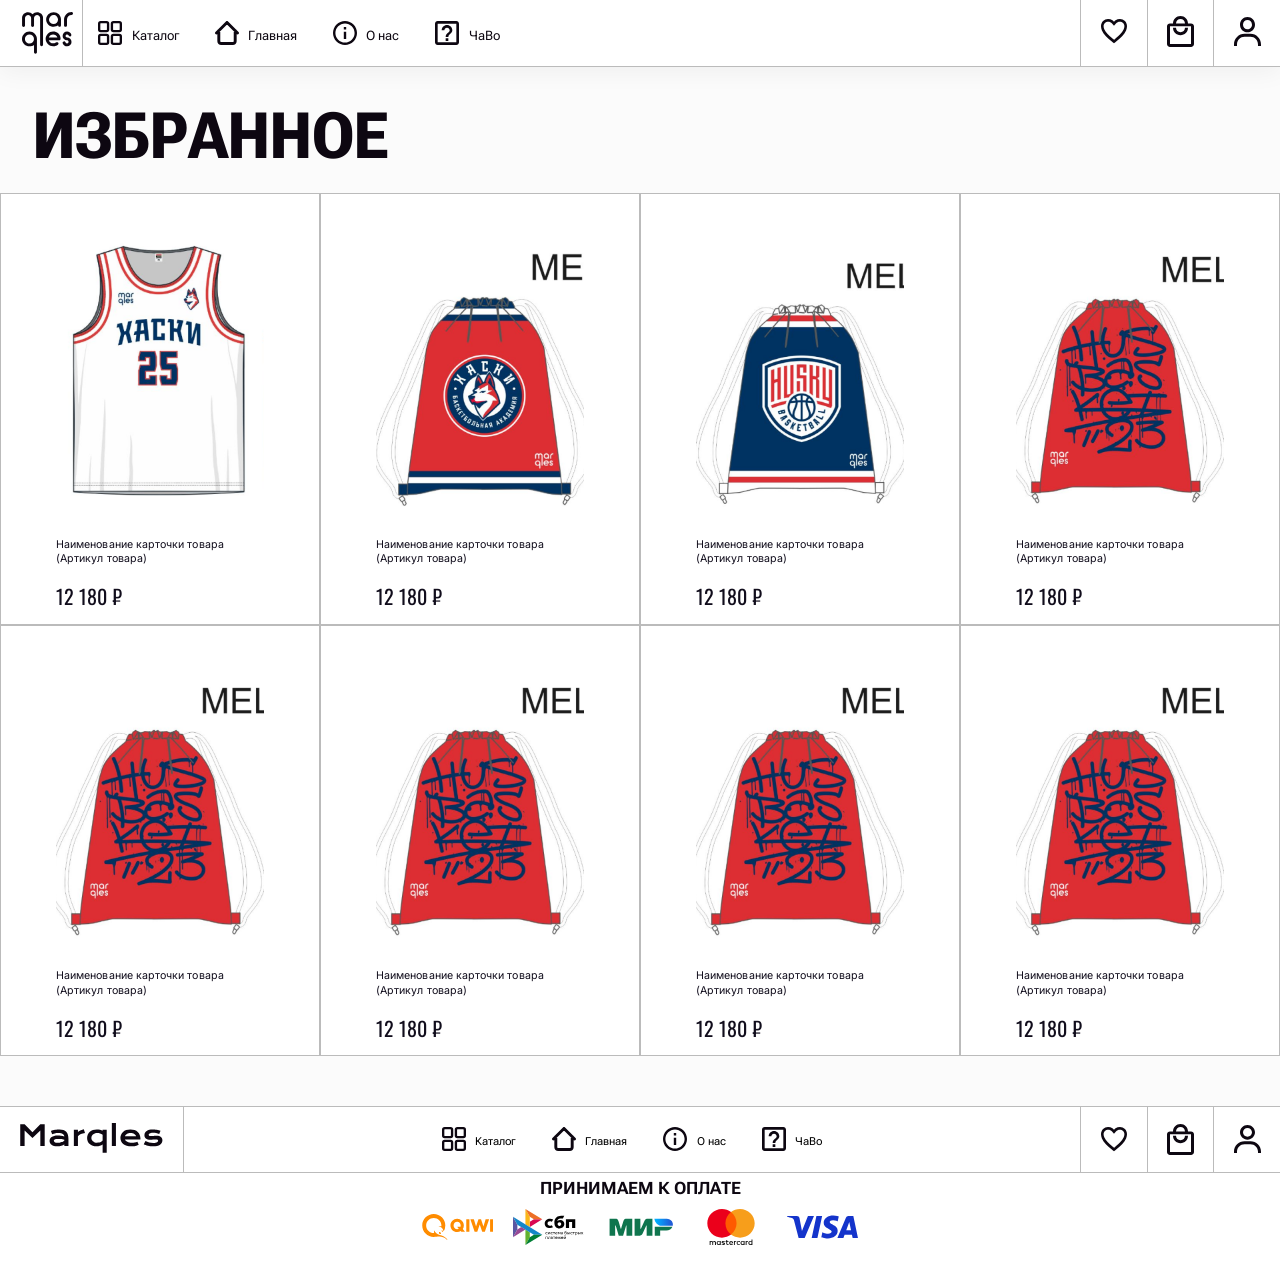
<file: favourites.html>
<!DOCTYPE html>
<html lang="en">

<head>
    <meta charset="UTF-8">
    <meta name="viewport" content="width=device-width, initial-scale=1.0">
    <title>Избранное</title>
    <link rel="stylesheet" href="css/style.css">
    <script src="https://ajax.googleapis.com/ajax/libs/jquery/3.6.4/jquery.min.js"></script>
</head>

<body>
    <div class="wrapper">
        <header class="header">
            <div class="header__container">
                <div class="header__nav-menu">
                    <div class="header__logo_wrapper">
                        <a class="header__logo" href="#">
                            <img class="logo__desctop" src="img/logo.svg" alt="logo">
                            <img class="logo__mobile" src="img/logo_mobile.svg" alt="logo">
                        </a>
                    </div>
                    <ul class="menu__list">
                        <li class="menu__item"><a href="#" class="menu__link"><img src="img/catalog.svg" alt="Каталог"
                                    class="menu__img"><span>Каталог</span></a></li>
                        <li class="menu__item"><a href="#" class="menu__link"><img src="img/home.svg" alt="Главная"
                                    class="menu__img"><span>Главная</span></a></li>
                        <li class="menu__item"><a href="#" class="menu__link"><img src="img/about.svg" alt="О нас"
                                    class="menu__img"><span>О нас</span></a></li>
                        <li class="menu__item"><a href="#" class="menu__link"><img src="img/question.svg" alt="ЧаВо"
                                    class="menu__img"><span>ЧаВо</span></a></li>


                        <li class="menu__item_right"><a href="#" class="menu__link_right"><img src="img/like.svg"
                                    alt="like" class="menu__img"></a></li>
                        <li class="menu__item_right"><a href="#" class="menu__link_right"><img src="img/cart.svg"
                                    alt="cart" class="menu__img"></a></li>
                        <li class="menu__item_right"><a href="#" class="menu__link_right"><img src="img/user.svg"
                                    alt="user" class="menu__img"></a></li>
                    </ul>
                </div>
            </div>
        </header>
        <div class="main">
            <div class="favourites">
                <div class="favourites__header">
                    <div class="favourites__title">
                        ИЗБРАННОЕ
                    </div>
                </div>
                <div class="favourites__main">
                    <div class="product__list">
                        <div class="product__item">
                            <div class="product__item__wrap">
                                <div class="product__image">
                                    <img src="img/product1.png" alt="Продукт">
                                </div>
                                <div class="product__title">
                                    Наименование карточки товара
                                </div>
                                <div class="product__article">
                                    (Артикул товара)
                                </div>
                                <div class="price__wrapper">
                                    <div class="product__price">
                                        12 180 ₽
                                    </div>
                                    <div class="product__delete">
                                        <a class="product__delete__link" href="">
                                            <svg width="14" height="14" viewBox="0 0 14 14" fill="none"
                                                xmlns="http://www.w3.org/2000/svg">
                                                <path fill-rule="evenodd" clip-rule="evenodd"
                                                    d="M3.49781 0H9.62062C11.8519 0 13.125 1.26 13.125 3.49781V9.62719C13.125 11.8519 11.8584 13.125 9.62719 13.125H3.49781C1.26 13.125 0 11.8519 0 9.62719V3.49781C0 1.26 1.26 0 3.49781 0ZM4.04469 7.09594H8.855C9.15688 7.08938 9.39969 6.84656 9.39969 6.54469C9.39969 6.24281 9.15688 6 8.855 6H4.04469C3.90031 6 3.7625 6.05906 3.6575 6.1575C3.55906 6.2625 3.5 6.39966 3.5 6.54469C3.5 6.84656 3.74281 7.08938 4.04469 7.09594Z"
                                                    fill="#9F9F9F" />
                                            </svg>
                                        </a>
                                    </div>
                                </div>
                            </div>
                        </div>
                        <div class="product__item">
                            <div class="product__item__wrap">
                                <div class="product__image">
                                    <img src="img/product2.png" alt="Продукт">
                                </div>
                                <div class="product__title">
                                    Наименование карточки товара
                                </div>
                                <div class="product__article">
                                    (Артикул товара)
                                </div>
                                <div class="price__wrapper">
                                    <div class="product__price">
                                        12 180 ₽
                                    </div>
                                    <div class="product__delete">
                                        <a class="product__delete__link" href="">
                                            <svg width="14" height="14" viewBox="0 0 14 14" fill="none"
                                                xmlns="http://www.w3.org/2000/svg">
                                                <path fill-rule="evenodd" clip-rule="evenodd"
                                                    d="M3.49781 0H9.62062C11.8519 0 13.125 1.26 13.125 3.49781V9.62719C13.125 11.8519 11.8584 13.125 9.62719 13.125H3.49781C1.26 13.125 0 11.8519 0 9.62719V3.49781C0 1.26 1.26 0 3.49781 0ZM4.04469 7.09594H8.855C9.15688 7.08938 9.39969 6.84656 9.39969 6.54469C9.39969 6.24281 9.15688 6 8.855 6H4.04469C3.90031 6 3.7625 6.05906 3.6575 6.1575C3.55906 6.2625 3.5 6.39966 3.5 6.54469C3.5 6.84656 3.74281 7.08938 4.04469 7.09594Z"
                                                    fill="#9F9F9F" />
                                            </svg>
                                        </a>
                                    </div>
                                </div>
                            </div>
                        </div>
                        <div class="product__item">
                            <div class="product__item__wrap">
                                <div class="product__image">
                                    <img src="img/product3.png" alt="Продукт">
                                </div>
                                <div class="product__title">
                                    Наименование карточки товара
                                </div>
                                <div class="product__article">
                                    (Артикул товара)
                                </div>
                                <div class="price__wrapper">
                                    <div class="product__price">
                                        12 180 ₽
                                    </div>
                                    <div class="product__delete">
                                        <a class="product__delete__link" href="">
                                            <svg width="14" height="14" viewBox="0 0 14 14" fill="none"
                                                xmlns="http://www.w3.org/2000/svg">
                                                <path fill-rule="evenodd" clip-rule="evenodd"
                                                    d="M3.49781 0H9.62062C11.8519 0 13.125 1.26 13.125 3.49781V9.62719C13.125 11.8519 11.8584 13.125 9.62719 13.125H3.49781C1.26 13.125 0 11.8519 0 9.62719V3.49781C0 1.26 1.26 0 3.49781 0ZM4.04469 7.09594H8.855C9.15688 7.08938 9.39969 6.84656 9.39969 6.54469C9.39969 6.24281 9.15688 6 8.855 6H4.04469C3.90031 6 3.7625 6.05906 3.6575 6.1575C3.55906 6.2625 3.5 6.39966 3.5 6.54469C3.5 6.84656 3.74281 7.08938 4.04469 7.09594Z"
                                                    fill="#9F9F9F" />
                                            </svg>
                                        </a>
                                    </div>
                                </div>
                            </div>
                        </div>
                        <div class="product__item">
                            <div class="product__item__wrap">
                                <div class="product__image">
                                    <img src="img/product4.png" alt="Продукт">
                                </div>
                                <div class="product__title">
                                    Наименование карточки товара
                                </div>
                                <div class="product__article">
                                    (Артикул товара)
                                </div>
                                <div class="price__wrapper">
                                    <div class="product__price">
                                        12 180 ₽
                                    </div>
                                    <div class="product__delete">
                                        <a class="product__delete__link" href="">
                                            <svg width="14" height="14" viewBox="0 0 14 14" fill="none"
                                                xmlns="http://www.w3.org/2000/svg">
                                                <path fill-rule="evenodd" clip-rule="evenodd"
                                                    d="M3.49781 0H9.62062C11.8519 0 13.125 1.26 13.125 3.49781V9.62719C13.125 11.8519 11.8584 13.125 9.62719 13.125H3.49781C1.26 13.125 0 11.8519 0 9.62719V3.49781C0 1.26 1.26 0 3.49781 0ZM4.04469 7.09594H8.855C9.15688 7.08938 9.39969 6.84656 9.39969 6.54469C9.39969 6.24281 9.15688 6 8.855 6H4.04469C3.90031 6 3.7625 6.05906 3.6575 6.1575C3.55906 6.2625 3.5 6.39966 3.5 6.54469C3.5 6.84656 3.74281 7.08938 4.04469 7.09594Z"
                                                    fill="#9F9F9F" />
                                            </svg>
                                        </a>
                                    </div>
                                </div>
                            </div>
                        </div>
                        <div class="product__item">
                            <div class="product__item__wrap">
                                <div class="product__image">
                                    <img src="img/product4.png" alt="Продукт">
                                </div>
                                <div class="product__title">
                                    Наименование карточки товара
                                </div>
                                <div class="product__article">
                                    (Артикул товара)
                                </div>
                                <div class="price__wrapper">
                                    <div class="product__price">
                                        12 180 ₽
                                    </div>
                                    <div class="product__delete">
                                        <a class="product__delete__link" href="">
                                            <svg width="14" height="14" viewBox="0 0 14 14" fill="none"
                                                xmlns="http://www.w3.org/2000/svg">
                                                <path fill-rule="evenodd" clip-rule="evenodd"
                                                    d="M3.49781 0H9.62062C11.8519 0 13.125 1.26 13.125 3.49781V9.62719C13.125 11.8519 11.8584 13.125 9.62719 13.125H3.49781C1.26 13.125 0 11.8519 0 9.62719V3.49781C0 1.26 1.26 0 3.49781 0ZM4.04469 7.09594H8.855C9.15688 7.08938 9.39969 6.84656 9.39969 6.54469C9.39969 6.24281 9.15688 6 8.855 6H4.04469C3.90031 6 3.7625 6.05906 3.6575 6.1575C3.55906 6.2625 3.5 6.39966 3.5 6.54469C3.5 6.84656 3.74281 7.08938 4.04469 7.09594Z"
                                                    fill="#9F9F9F" />
                                            </svg>
                                        </a>
                                    </div>
                                </div>
                            </div>
                        </div>
                        <div class="product__item">
                            <div class="product__item__wrap">
                                <div class="product__image">
                                    <img src="img/product4.png" alt="Продукт">
                                </div>
                                <div class="product__title">
                                    Наименование карточки товара
                                </div>
                                <div class="product__article">
                                    (Артикул товара)
                                </div>
                                <div class="price__wrapper">
                                    <div class="product__price">
                                        12 180 ₽
                                    </div>
                                    <div class="product__delete">
                                        <a class="product__delete__link" href="">
                                            <svg width="14" height="14" viewBox="0 0 14 14" fill="none"
                                                xmlns="http://www.w3.org/2000/svg">
                                                <path fill-rule="evenodd" clip-rule="evenodd"
                                                    d="M3.49781 0H9.62062C11.8519 0 13.125 1.26 13.125 3.49781V9.62719C13.125 11.8519 11.8584 13.125 9.62719 13.125H3.49781C1.26 13.125 0 11.8519 0 9.62719V3.49781C0 1.26 1.26 0 3.49781 0ZM4.04469 7.09594H8.855C9.15688 7.08938 9.39969 6.84656 9.39969 6.54469C9.39969 6.24281 9.15688 6 8.855 6H4.04469C3.90031 6 3.7625 6.05906 3.6575 6.1575C3.55906 6.2625 3.5 6.39966 3.5 6.54469C3.5 6.84656 3.74281 7.08938 4.04469 7.09594Z"
                                                    fill="#9F9F9F" />
                                            </svg>
                                        </a>
                                    </div>
                                </div>
                            </div>
                        </div>
                        <div class="product__item">
                            <div class="product__item__wrap">
                                <div class="product__image">
                                    <img src="img/product4.png" alt="Продукт">
                                </div>
                                <div class="product__title">
                                    Наименование карточки товара
                                </div>
                                <div class="product__article">
                                    (Артикул товара)
                                </div>
                                <div class="price__wrapper">
                                    <div class="product__price">
                                        12 180 ₽
                                    </div>
                                    <div class="product__delete">
                                        <a class="product__delete__link" href="">
                                            <svg width="14" height="14" viewBox="0 0 14 14" fill="none"
                                                xmlns="http://www.w3.org/2000/svg">
                                                <path fill-rule="evenodd" clip-rule="evenodd"
                                                    d="M3.49781 0H9.62062C11.8519 0 13.125 1.26 13.125 3.49781V9.62719C13.125 11.8519 11.8584 13.125 9.62719 13.125H3.49781C1.26 13.125 0 11.8519 0 9.62719V3.49781C0 1.26 1.26 0 3.49781 0ZM4.04469 7.09594H8.855C9.15688 7.08938 9.39969 6.84656 9.39969 6.54469C9.39969 6.24281 9.15688 6 8.855 6H4.04469C3.90031 6 3.7625 6.05906 3.6575 6.1575C3.55906 6.2625 3.5 6.39966 3.5 6.54469C3.5 6.84656 3.74281 7.08938 4.04469 7.09594Z"
                                                    fill="#9F9F9F" />
                                            </svg>
                                        </a>
                                    </div>
                                </div>
                            </div>
                        </div>
                        <div class="product__item">
                            <div class="product__item__wrap">
                                <div class="product__image">
                                    <img src="img/product4.png" alt="Продукт">
                                </div>
                                <div class="product__title">
                                    Наименование карточки товара
                                </div>
                                <div class="product__article">
                                    (Артикул товара)
                                </div>
                                <div class="price__wrapper">
                                    <div class="product__price">
                                        12 180 ₽
                                    </div>
                                    <div class="product__delete">
                                        <a class="product__delete__link" href="">
                                            <svg width="14" height="14" viewBox="0 0 14 14" fill="none"
                                                xmlns="http://www.w3.org/2000/svg">
                                                <path fill-rule="evenodd" clip-rule="evenodd"
                                                    d="M3.49781 0H9.62062C11.8519 0 13.125 1.26 13.125 3.49781V9.62719C13.125 11.8519 11.8584 13.125 9.62719 13.125H3.49781C1.26 13.125 0 11.8519 0 9.62719V3.49781C0 1.26 1.26 0 3.49781 0ZM4.04469 7.09594H8.855C9.15688 7.08938 9.39969 6.84656 9.39969 6.54469C9.39969 6.24281 9.15688 6 8.855 6H4.04469C3.90031 6 3.7625 6.05906 3.6575 6.1575C3.55906 6.2625 3.5 6.39966 3.5 6.54469C3.5 6.84656 3.74281 7.08938 4.04469 7.09594Z"
                                                    fill="#9F9F9F" />
                                            </svg>
                                        </a>
                                    </div>
                                </div>
                            </div>
                        </div>
                    </div>
                </div>
            </div>
        </div>
        <footer class="footer">
            <div class="footer-navigation">
                <div class="footer-navigation__container">
                    <div class="footer-navigation__nav-menu">
                        <div class="footer-navigation__logo_wrapper">
                            <a class="footer-navigation__logo" href="#">
                                <img class="footer_logo__desctop" src="img/footer_logo.svg" alt="logo">
                                <img class="footer_logo__mobile" src="img/logo_mobile.svg" alt="logo">
                            </a>
                        </div>
                        <ul class="footer__menu__list">
                            <li class="footer__menu__item"><a href="#" class="footer__menu__link"><img
                                        src="img/catalog.svg" alt="Каталог"
                                        class="footer__menu__img"><span>Каталог</span></a></li>
                            <li class="footer__menu__item"><a href="#" class="footer__menu__link"><img
                                        src="img/home.svg" alt="Главная"
                                        class="footer__menu__img"><span>Главная</span></a></li>
                            <li class="footer__menu__item"><a href="#" class="footer__menu__link"><img
                                        src="img/about.svg" alt="О нас" class="footer__menu__img"><span>О нас</span></a>
                            </li>
                            <li class="footer__menu__item"><a href="#" class="footer__menu__link"><img
                                        src="img/question.svg" alt="ЧаВо"
                                        class="footer__menu__img"><span>ЧаВо</span></a></li>


                            <li class="footer__menu__item_right"><a href="#" class="footer__menu__link_right"><img
                                        src="img/like.svg" alt="like" class="footer__menu__img"></a></li>
                            <li class="footer__menu__item_right"><a href="#" class="footer__menu__link_right"><img
                                        src="img/cart.svg" alt="cart" class="footer__menu__img"></a></li>
                            <li class="footer__menu__item_right"><a href="#" class="footer__menu__link_right"><img
                                        src="img/user.svg" alt="user" class="footer__menu__img"></a></li>
                        </ul>
                    </div>
                </div>
            </div>
            <div class="payment-types">
                <div class="payment-types__title">
                    ПРИНИМАЕМ К ОПЛАТЕ
                </div>
                <div class="payment-types__main">
                    <img src="img/QIWI_logo.svg" alt="">
                    <img src="img/СБП_логотип.svg" alt="">
                    <img src="img/Mir-logo.SVG.svg" alt="">
                    <img src="img/Mastercard-logo.svg" alt="">
                    <img src="img/Visa_2021.svg" alt="">
                </div>
            </div>
        </footer>
    </div>
</body>

</html>
</file>
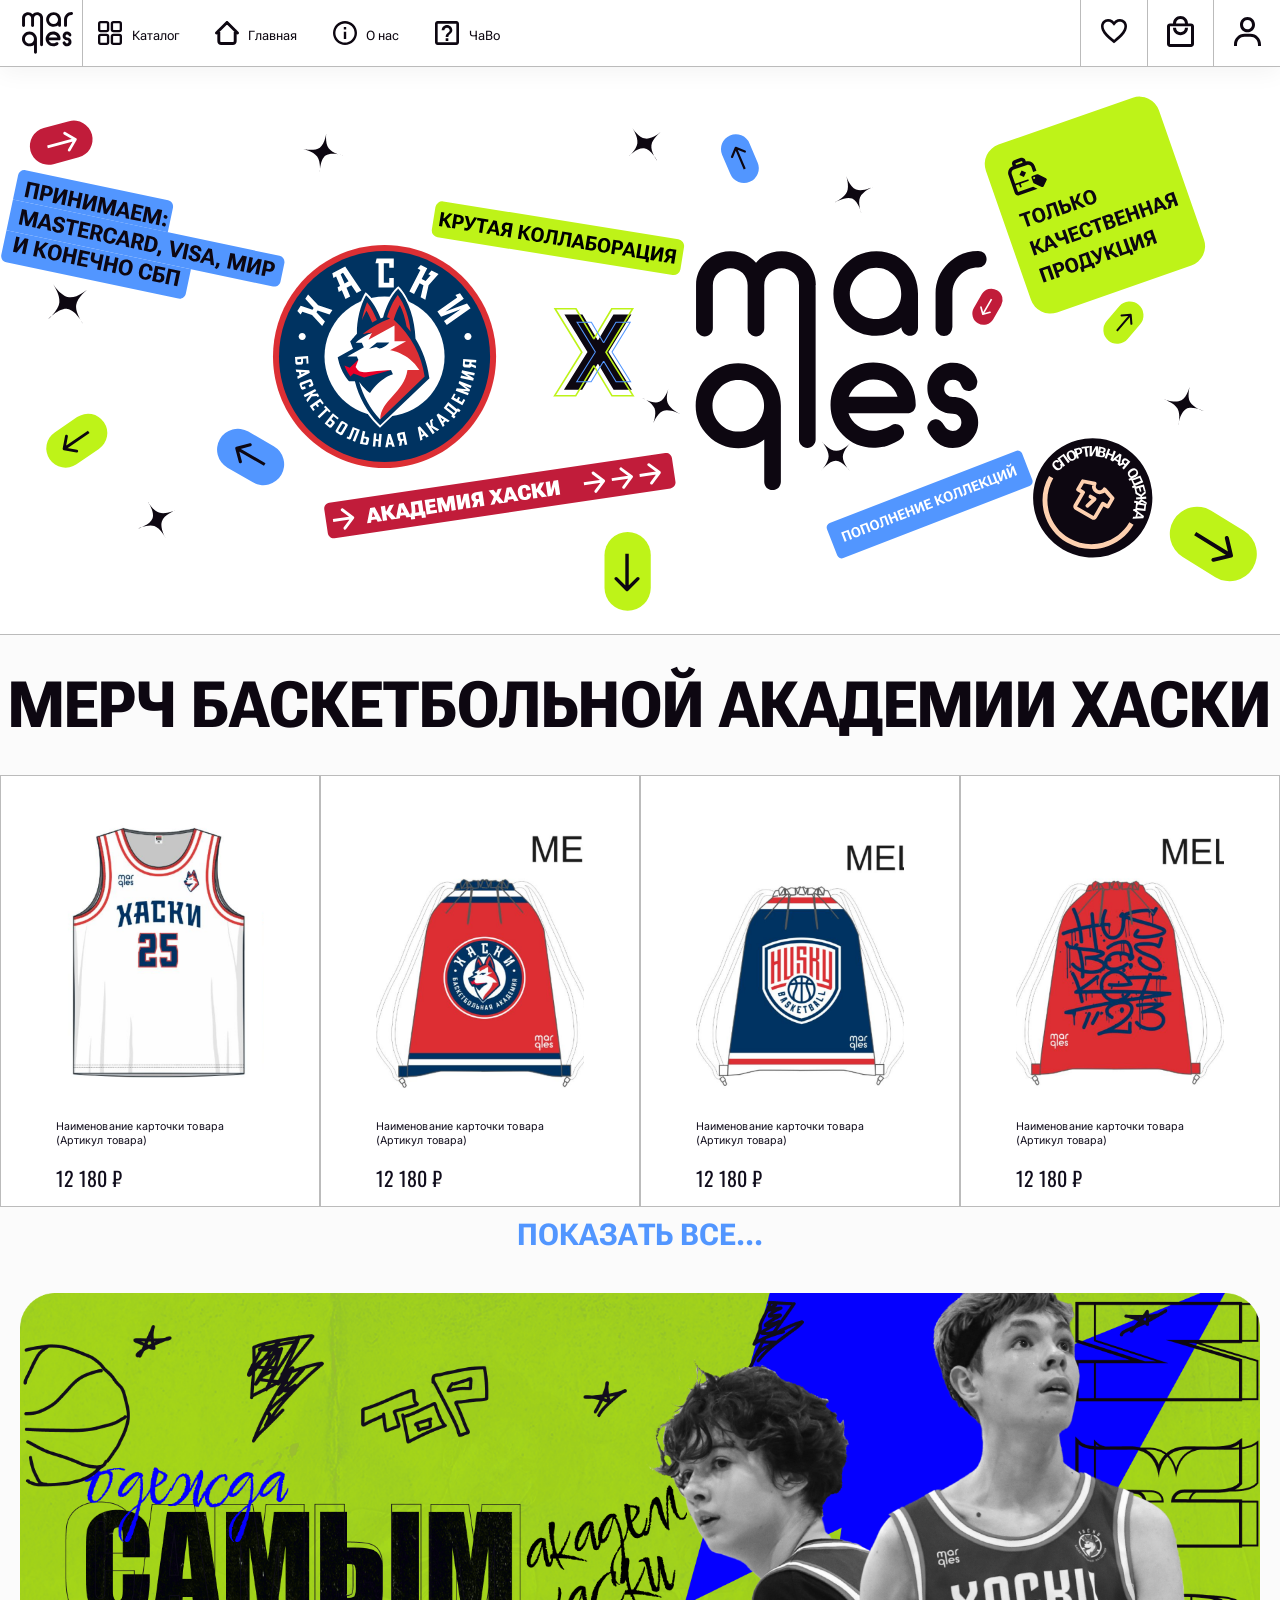
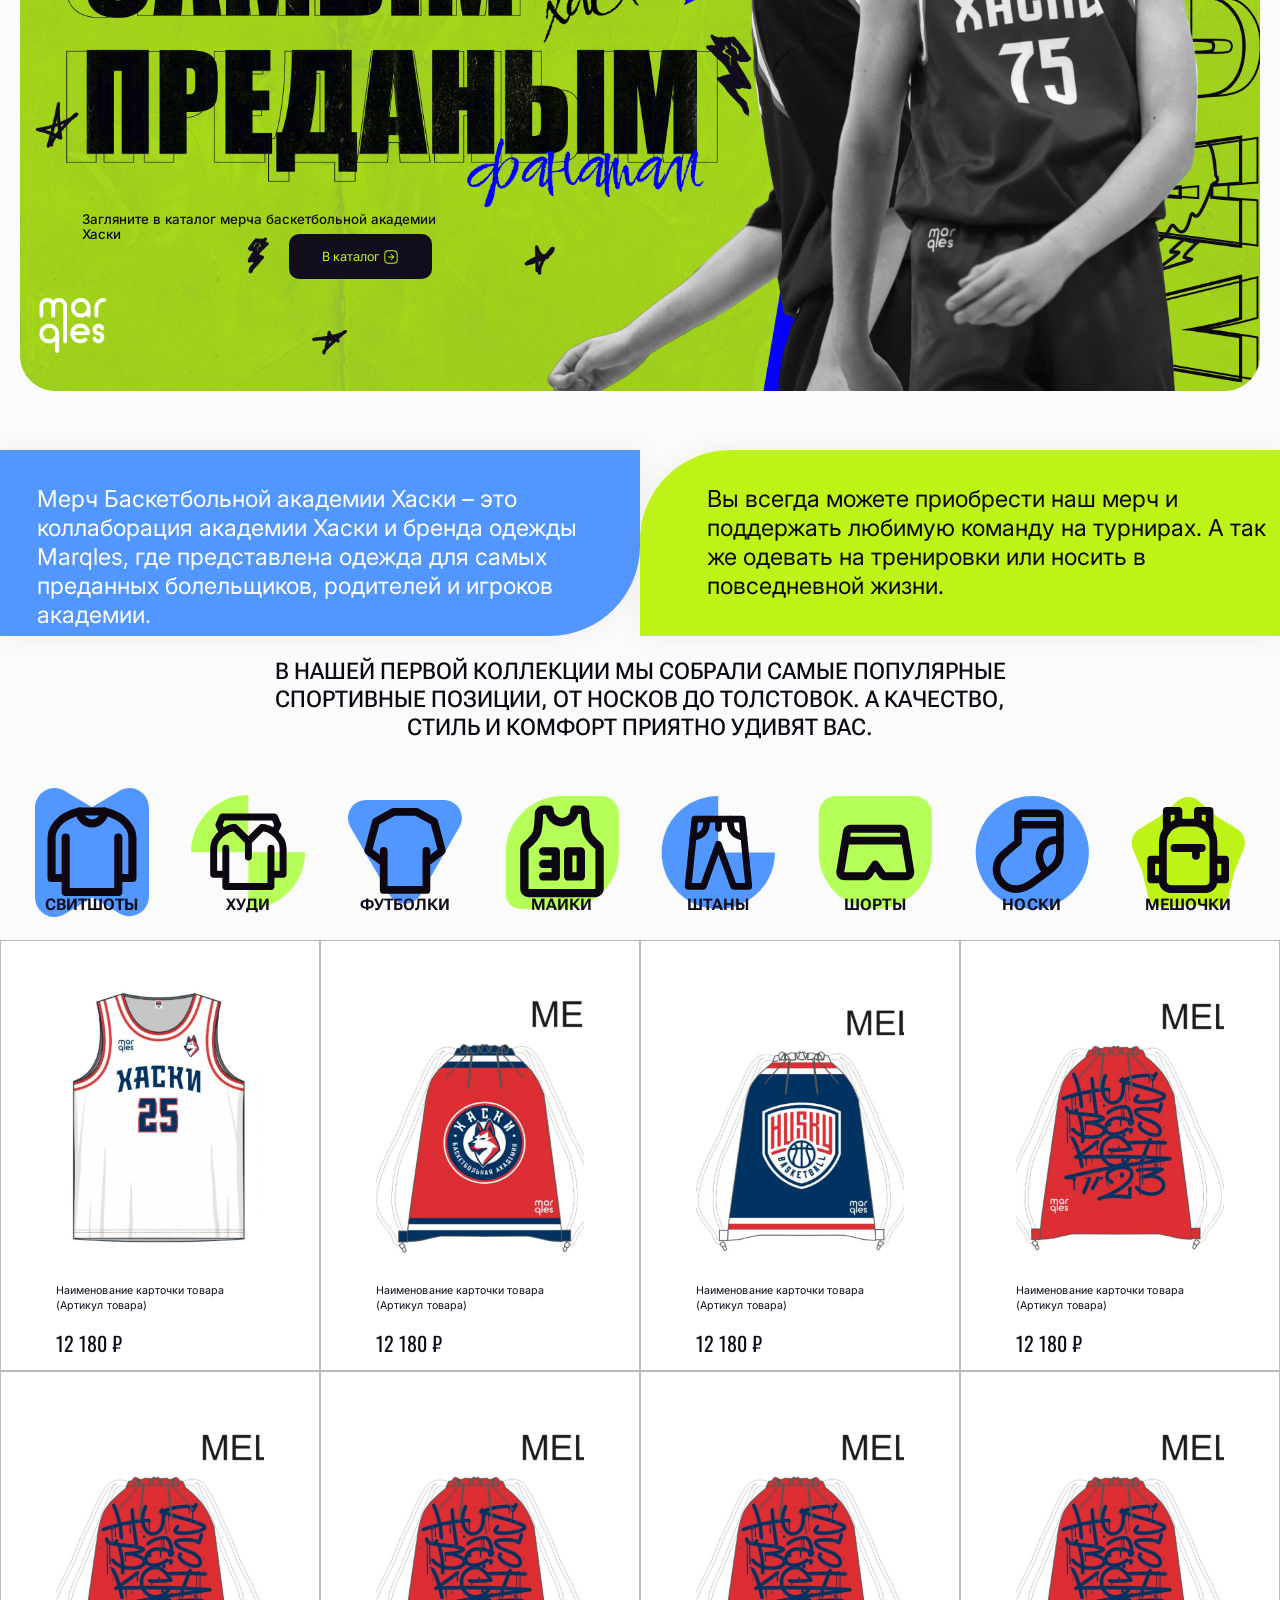
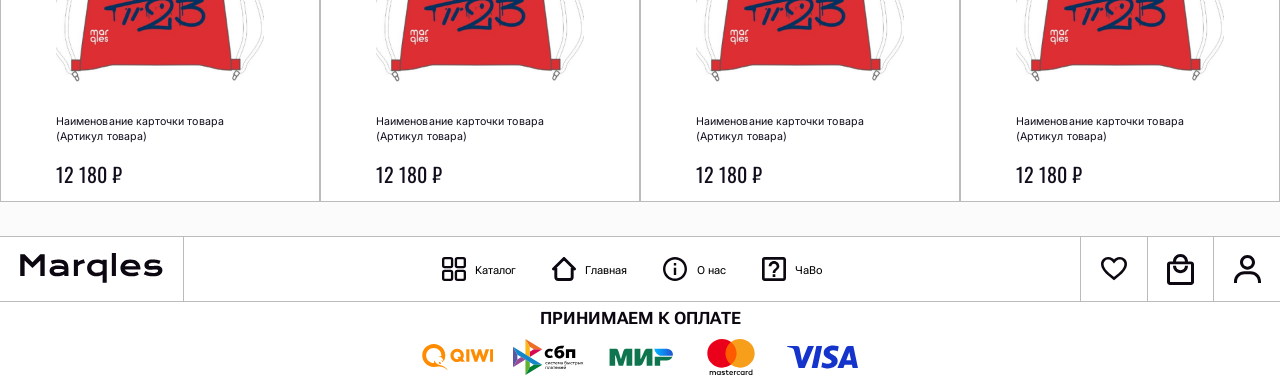
<file: husky.html>
<!DOCTYPE html>
<html lang="ru">

<head>
    <meta charset="UTF-8">
    <meta name="viewport" content="width=device-width, initial-scale=1.0">
    <title>Husky</title>
    <link rel="stylesheet" href="css/style.css">
    <link rel="stylesheet" href="fonts/stylesheet.css">
    <script src="https://ajax.googleapis.com/ajax/libs/jquery/3.6.4/jquery.min.js"></script>
</head>

<body>
    <div class="wrapper">
        <header class="header">
            <div class="header__container">
                <div class="header__nav-menu">
                    <div class="header__logo_wrapper">
                        <a class="header__logo" href="#">
                            <img class="logo__desctop" src="img/logo.svg" alt="logo">
                            <img class="logo__mobile" src="img/logo_mobile.svg" alt="logo">
                        </a>
                    </div>
                    <ul class="menu__list">
                        <li class="menu__item"><a href="#" class="menu__link"><img src="img/catalog.svg" alt="Каталог"
                                    class="menu__img"><span>Каталог</span></a></li>
                        <li class="menu__item"><a href="#" class="menu__link"><img src="img/home.svg" alt="Главная"
                                    class="menu__img"><span>Главная</span></a></li>
                        <li class="menu__item"><a href="#" class="menu__link"><img src="img/about.svg" alt="О нас"
                                    class="menu__img"><span>О нас</span></a></li>
                        <li class="menu__item"><a href="#" class="menu__link"><img src="img/question.svg" alt="ЧаВо"
                                    class="menu__img"><span>ЧаВо</span></a></li>


                        <li class="menu__item_right"><a href="#" class="menu__link_right"><img src="img/like.svg"
                                    alt="like" class="menu__img"></a></li>
                        <li class="menu__item_right"><a href="#" class="menu__link_right"><img src="img/cart.svg"
                                    alt="cart" class="menu__img"></a></li>
                        <li class="menu__item_right"><a href="#" class="menu__link_right"><img src="img/user.svg"
                                    alt="user" class="menu__img"></a></li>
                    </ul>
                </div>
            </div>
        </header>
        <div class="main">
            <div class="husky__first">
                <div class="husky__first__container">
                    <img class="husky__first__background" src="img/husky_first.svg" alt="Husky">
                    <img src="img/husky_first_mobile.svg" alt="" class="husky__first__background_mobile">
                </div>
            </div>
            <div class="academy-husky">
                <div class="academy-husky__container product-block">
                    <div class="main__title">
                        Мерч Баскетбольной академии Хаски
                    </div>
                    <div class="academy-husky__main">
                        <div class="product__list">
                            <div class="product__item">
                                <div class="product__item__wrap">
                                    <div class="product__image">
                                        <img src="img/product1.png" alt="Продукт">
                                    </div>
                                    <div class="product__title">
                                        Наименование карточки товара
                                    </div>
                                    <div class="product__article">
                                        (Артикул товара)
                                    </div>
                                    <div class="product__price">
                                        12 180 ₽
                                    </div>
                                </div>
                            </div>
                            <div class="product__item">
                                <div class="product__item__wrap">
                                    <div class="product__image">
                                        <img src="img/product2.png" alt="Продукт">
                                    </div>
                                    <div class="product__title">
                                        Наименование карточки товара
                                    </div>
                                    <div class="product__article">
                                        (Артикул товара)
                                    </div>
                                    <div class="product__price">
                                        12 180 ₽
                                    </div>
                                </div>
                            </div>
                            <div class="product__item">
                                <div class="product__item__wrap">
                                    <div class="product__image">
                                        <img src="img/product3.png" alt="Продукт">
                                    </div>
                                    <div class="product__title">
                                        Наименование карточки товара
                                    </div>
                                    <div class="product__article">
                                        (Артикул товара)
                                    </div>
                                    <div class="product__price">
                                        12 180 ₽
                                    </div>
                                </div>
                            </div>
                            <div class="product__item">
                                <div class="product__item__wrap">
                                    <div class="product__image">
                                        <img src="img/product4.png" alt="Продукт">
                                    </div>
                                    <div class="product__title">
                                        Наименование карточки товара
                                    </div>
                                    <div class="product__article">
                                        (Артикул товара)
                                    </div>
                                    <div class="product__price">
                                        12 180 ₽
                                    </div>
                                </div>
                            </div>
                        </div>
                        <div class="product__list" style="display: none; margin-left: -100%;">
                            <div class="product__item">
                                <div class="product__item__wrap">
                                    <div class="product__image">
                                        <img src="img/product1.png" alt="Продукт">
                                    </div>
                                    <div class="product__title">
                                        Наименование карточки товара
                                    </div>
                                    <div class="product__article">
                                        (Артикул товара)
                                    </div>
                                    <div class="product__price">
                                        12 180 ₽
                                    </div>
                                </div>
                            </div>
                            <div class="product__item">
                                <div class="product__item__wrap">
                                    <div class="product__image">
                                        <img src="img/product2.png" alt="Продукт">
                                    </div>
                                    <div class="product__title">
                                        Наименование карточки товара
                                    </div>
                                    <div class="product__article">
                                        (Артикул товара)
                                    </div>
                                    <div class="product__price">
                                        12 180 ₽
                                    </div>
                                </div>
                            </div>
                            <div class="product__item">
                                <div class="product__item__wrap">
                                    <div class="product__image">
                                        <img src="img/product3.png" alt="Продукт">
                                    </div>
                                    <div class="product__title">
                                        Наименование карточки товара
                                    </div>
                                    <div class="product__article">
                                        (Артикул товара)
                                    </div>
                                    <div class="product__price">
                                        12 180 ₽
                                    </div>
                                </div>
                            </div>
                            <div class="product__item">
                                <div class="product__item__wrap">
                                    <div class="product__image">
                                        <img src="img/product4.png" alt="Продукт">
                                    </div>
                                    <div class="product__title">
                                        Наименование карточки товара
                                    </div>
                                    <div class="product__article">
                                        (Артикул товара)
                                    </div>
                                    <div class="product__price">
                                        12 180 ₽
                                    </div>
                                </div>
                            </div>
                        </div>
                        <div class="product__list" style="display: none; margin-right: -100%;">
                            <div class="product__item">
                                <div class="product__item__wrap">
                                    <div class="product__image">
                                        <img src="img/product1.png" alt="Продукт">
                                    </div>
                                    <div class="product__title">
                                        Наименование карточки товара
                                    </div>
                                    <div class="product__article">
                                        (Артикул товара)
                                    </div>
                                    <div class="product__price">
                                        12 180 ₽
                                    </div>
                                </div>
                            </div>
                            <div class="product__item">
                                <div class="product__item__wrap">
                                    <div class="product__image">
                                        <img src="img/product2.png" alt="Продукт">
                                    </div>
                                    <div class="product__title">
                                        Наименование карточки товара
                                    </div>
                                    <div class="product__article">
                                        (Артикул товара)
                                    </div>
                                    <div class="product__price">
                                        12 180 ₽
                                    </div>
                                </div>
                            </div>
                            <div class="product__item">
                                <div class="product__item__wrap">
                                    <div class="product__image">
                                        <img src="img/product3.png" alt="Продукт">
                                    </div>
                                    <div class="product__title">
                                        Наименование карточки товара
                                    </div>
                                    <div class="product__article">
                                        (Артикул товара)
                                    </div>
                                    <div class="product__price">
                                        12 180 ₽
                                    </div>
                                </div>
                            </div>
                            <div class="product__item">
                                <div class="product__item__wrap">
                                    <div class="product__image">
                                        <img src="img/product4.png" alt="Продукт">
                                    </div>
                                    <div class="product__title">
                                        Наименование карточки товара
                                    </div>
                                    <div class="product__article">
                                        (Артикул товара)
                                    </div>
                                    <div class="product__price">
                                        12 180 ₽
                                    </div>
                                </div>
                            </div>
                        </div>
                    </div>
                    <div class="product__header">
                        <button class="product__show-more">показать ВСЕ...</button>
                        <button class="product__show-more product__show-more__mobile">
                            <img src="img/mobile_arrow.svg" alt="">
                        </button>
                    </div>
                </div>
            </div>
            <div class="academy academy__husky_mobile">
                <div class="academy__container academy__container_padding">
                    <div class="academy__banner">
                        <div class="academy__banner__img">
                            <img src="img/academy_banner.png" alt="">
                            <div class="academy__banner__content">
                                <div class="academy__banner__text">
                                    Загляните в каталог мерча баскетбольной
                                    академии Хаски
                                </div>
                                <a href="#" class="banner__link">
                                    В каталог
                                    <svg width="24" height="24" viewBox="0 0 24 24" fill="none"
                                        xmlns="http://www.w3.org/2000/svg">
                                        <path fill-rule="evenodd" clip-rule="evenodd"
                                            d="M7.916 3.5C5.233 3.5 3.5 5.135 3.5 7.665V16.334C3.5 18.864 5.233 20.5 7.916 20.5H16.084C18.767 20.5 20.5 18.864 20.5 16.334V7.665C20.5 5.135 18.767 3.5 16.084 3.5H7.916ZM16.084 22H7.916C4.378 22 2 19.723 2 16.334V7.665C2 4.276 4.378 2 7.916 2H16.084C19.622 2 22 4.276 22 7.665V16.334C22 19.723 19.622 22 16.084 22Z"
                                            fill="#BEF318" />
                                        <path fill-rule="evenodd" clip-rule="evenodd"
                                            d="M16.0861 12.75H7.91406C7.50006 12.75 7.16406 12.414 7.16406 12C7.16406 11.586 7.50006 11.25 7.91406 11.25H16.0861C16.5001 11.25 16.8361 11.586 16.8361 12C16.8361 12.414 16.5001 12.75 16.0861 12.75Z"
                                            fill="#BEF318" />
                                        <path fill-rule="evenodd" clip-rule="evenodd"
                                            d="M12.3221 16.4977C12.1301 16.4977 11.9371 16.4247 11.7911 16.2767C11.4991 15.9827 11.5001 15.5087 11.7931 15.2167L15.0231 11.9997L11.7931 8.7827C11.5001 8.4907 11.4991 8.0167 11.7911 7.7227C12.0831 7.4287 12.5571 7.4287 12.8511 7.7207L16.6151 11.4687C16.7571 11.6087 16.8361 11.8007 16.8361 11.9997C16.8361 12.1987 16.7571 12.3907 16.6151 12.5307L12.8511 16.2787C12.7051 16.4247 12.5131 16.4977 12.3221 16.4977Z"
                                            fill="#BEF318" />
                                    </svg>
                                </a>
                            </div>
                        </div>
                        
                    </div>
                </div>
            </div>
            <div class="husky-info">
                <div class="husky-info__container">
                    <div class="husky-info_left">
                        Мерч Баскетбольной академии Хаски – это коллаборация академии Хаски и бренда одежды Marqles, где
                        представлена одежда для самых преданных болельщиков, родителей и игроков академии.
                    </div>
                    <div class="husky-info_right">
                        Вы всегда можете приобрести наш мерч и поддержать любимую команду на турнирах.
                        А так же одевать на тренировки или носить в повседневной жизни.
                    </div>
                </div>
            </div>
            <div class="husky-catalog">
                <div class="husky-catalog__container">
                    <div class="husky-catalog__header">
                        В нашей первой коллекции мы собрали самые популярные спортивные позиции, от носков до толстовок. А качество, стиль и комфорт приятно удивят Вас. 
                    </div>
                    <div class="husky-catalog__category">
                        <ul class="product-categories__list">
                            <li class="product-categories__item">
                                <div class="product-categories__img-wrapper">
                                    <img src="img/category1.svg" alt="">
                                </div>
                                <div class="product-categories__text">
                                    свитшоты
                                </div>
                            </li>
                            <li class="product-categories__item">
                                <div class="product-categories__img-wrapper">
                                    <img src="img/category2.svg" alt="">
                                </div>
                                <div class="product-categories__text">
                                    ХУДИ
                                </div>
                            </li>
                            <li class="product-categories__item">
                                <div class="product-categories__img-wrapper">
                                    <img src="img/category3.svg" alt="">
                                </div>
                                <div class="product-categories__text">
                                    ФУТБОЛКИ
                                </div>
                            </li>
                            <li class="product-categories__item">
                                <div class="product-categories__img-wrapper">
                                    <img src="img/category4.svg" alt="">
                                </div>
                                <div class="product-categories__text">
                                    МАЙКИ
                                </div>
                            </li>
                            <li class="product-categories__item">
                                <div class="product-categories__img-wrapper">
                                    <img src="img/category5.svg" alt="">
                                </div>
                                <div class="product-categories__text">
                                    ШТАНЫ
                                </div>
                            </li>
                            <li class="product-categories__item">
                                <div class="product-categories__img-wrapper">
                                    <img src="img/category6.svg" alt="">
                                </div>
                                <div class="product-categories__text">
                                    ШОРТЫ
                                </div>
                            </li>
                            <li class="product-categories__item">
                                <div class="product-categories__img-wrapper">
                                    <img src="img/category7.svg" alt="">
                                </div>
                                <div class="product-categories__text">
                                    НОСКИ
                                </div>
                            </li>
                            <li class="product-categories__item">
                                <div class="product-categories__img-wrapper">
                                    <img src="img/category8.svg" alt="">
                                </div>
                                <div class="product-categories__text">
                                    МЕШОЧКИ
                                </div>
                            </li>
                        </ul>
                    </div>                    
                    <div class="husky-categoryes__main">
                        <div class="product__list">
                            <div class="product__item">
                                <div class="product__item__wrap">
                                    <div class="product__image">
                                        <img src="img/product1.png" alt="Продукт">
                                    </div>
                                    <div class="product__title">
                                        Наименование карточки товара
                                    </div>
                                    <div class="product__article">
                                        (Артикул товара)
                                    </div>
                                    <div class="product__price">
                                        12 180 ₽
                                    </div>
                                </div>
                            </div>
                            <div class="product__item">
                                <div class="product__item__wrap">
                                    <div class="product__image">
                                        <img src="img/product2.png" alt="Продукт">
                                    </div>
                                    <div class="product__title">
                                        Наименование карточки товара
                                    </div>
                                    <div class="product__article">
                                        (Артикул товара)
                                    </div>
                                    <div class="product__price">
                                        12 180 ₽
                                    </div>
                                </div>
                            </div>
                            <div class="product__item">
                                <div class="product__item__wrap">
                                    <div class="product__image">
                                        <img src="img/product3.png" alt="Продукт">
                                    </div>
                                    <div class="product__title">
                                        Наименование карточки товара
                                    </div>
                                    <div class="product__article">
                                        (Артикул товара)
                                    </div>
                                    <div class="product__price">
                                        12 180 ₽
                                    </div>
                                </div>
                            </div>
                            <div class="product__item">
                                <div class="product__item__wrap">
                                    <div class="product__image">
                                        <img src="img/product4.png" alt="Продукт">
                                    </div>
                                    <div class="product__title">
                                        Наименование карточки товара
                                    </div>
                                    <div class="product__article">
                                        (Артикул товара)
                                    </div>
                                    <div class="product__price">
                                        12 180 ₽
                                    </div>
                                </div>
                            </div>
                            <div class="product__item">
                                <div class="product__item__wrap">
                                    <div class="product__image">
                                        <img src="img/product4.png" alt="Продукт">
                                    </div>
                                    <div class="product__title">
                                        Наименование карточки товара
                                    </div>
                                    <div class="product__article">
                                        (Артикул товара)
                                    </div>
                                    <div class="product__price">
                                        12 180 ₽
                                    </div>
                                </div>
                            </div>
                            <div class="product__item">
                                <div class="product__item__wrap">
                                    <div class="product__image">
                                        <img src="img/product4.png" alt="Продукт">
                                    </div>
                                    <div class="product__title">
                                        Наименование карточки товара
                                    </div>
                                    <div class="product__article">
                                        (Артикул товара)
                                    </div>
                                    <div class="product__price">
                                        12 180 ₽
                                    </div>
                                </div>
                            </div>
                            <div class="product__item">
                                <div class="product__item__wrap">
                                    <div class="product__image">
                                        <img src="img/product4.png" alt="Продукт">
                                    </div>
                                    <div class="product__title">
                                        Наименование карточки товара
                                    </div>
                                    <div class="product__article">
                                        (Артикул товара)
                                    </div>
                                    <div class="product__price">
                                        12 180 ₽
                                    </div>
                                </div>
                            </div>
                            <div class="product__item">
                                <div class="product__item__wrap">
                                    <div class="product__image">
                                        <img src="img/product4.png" alt="Продукт">
                                    </div>
                                    <div class="product__title">
                                        Наименование карточки товара
                                    </div>
                                    <div class="product__article">
                                        (Артикул товара)
                                    </div>
                                    <div class="product__price">
                                        12 180 ₽
                                    </div>
                                </div>
                            </div>
                        </div>
                        
                    </div>
                </div>
            </div>
        </div>
        <footer class="footer">
            <div class="footer-navigation">
                <div class="footer-navigation__container">
                    <div class="footer-navigation__nav-menu">
                        <div class="footer-navigation__logo_wrapper">
                            <a class="footer-navigation__logo" href="#">
                                <img class="footer_logo__desctop" src="img/footer_logo.svg" alt="logo">
                                <img class="footer_logo__mobile" src="img/logo_mobile.svg" alt="logo">
                            </a>
                        </div>
                        <ul class="footer__menu__list">
                            <li class="footer__menu__item"><a href="#" class="footer__menu__link"><img
                                        src="img/catalog.svg" alt="Каталог"
                                        class="footer__menu__img"><span>Каталог</span></a></li>
                            <li class="footer__menu__item"><a href="#" class="footer__menu__link"><img
                                        src="img/home.svg" alt="Главная"
                                        class="footer__menu__img"><span>Главная</span></a></li>
                            <li class="footer__menu__item"><a href="#" class="footer__menu__link"><img
                                        src="img/about.svg" alt="О нас" class="footer__menu__img"><span>О нас</span></a>
                            </li>
                            <li class="footer__menu__item"><a href="#" class="footer__menu__link"><img
                                        src="img/question.svg" alt="ЧаВо"
                                        class="footer__menu__img"><span>ЧаВо</span></a></li>


                            <li class="footer__menu__item_right"><a href="#" class="footer__menu__link_right"><img
                                        src="img/like.svg" alt="like" class="footer__menu__img"></a></li>
                            <li class="footer__menu__item_right"><a href="#" class="footer__menu__link_right"><img
                                        src="img/cart.svg" alt="cart" class="footer__menu__img"></a></li>
                            <li class="footer__menu__item_right"><a href="#" class="footer__menu__link_right"><img
                                        src="img/user.svg" alt="user" class="footer__menu__img"></a></li>
                        </ul>
                    </div>
                </div>
            </div>
            <div class="payment-types">
                <div class="payment-types__title">
                    ПРИНИМАЕМ К ОПЛАТЕ
                </div>
                <div class="payment-types__main">
                    <img src="img/QIWI_logo.svg" alt="">
                    <img src="img/СБП_логотип.svg" alt="">
                    <img src="img/Mir-logo.SVG.svg" alt="">
                    <img src="img/Mastercard-logo.svg" alt="">
                    <img src="img/Visa_2021.svg" alt="">
                </div>
            </div>
        </footer>
    </div>
    <script src="js/main.js"></script>
</body>

</html>
</file>
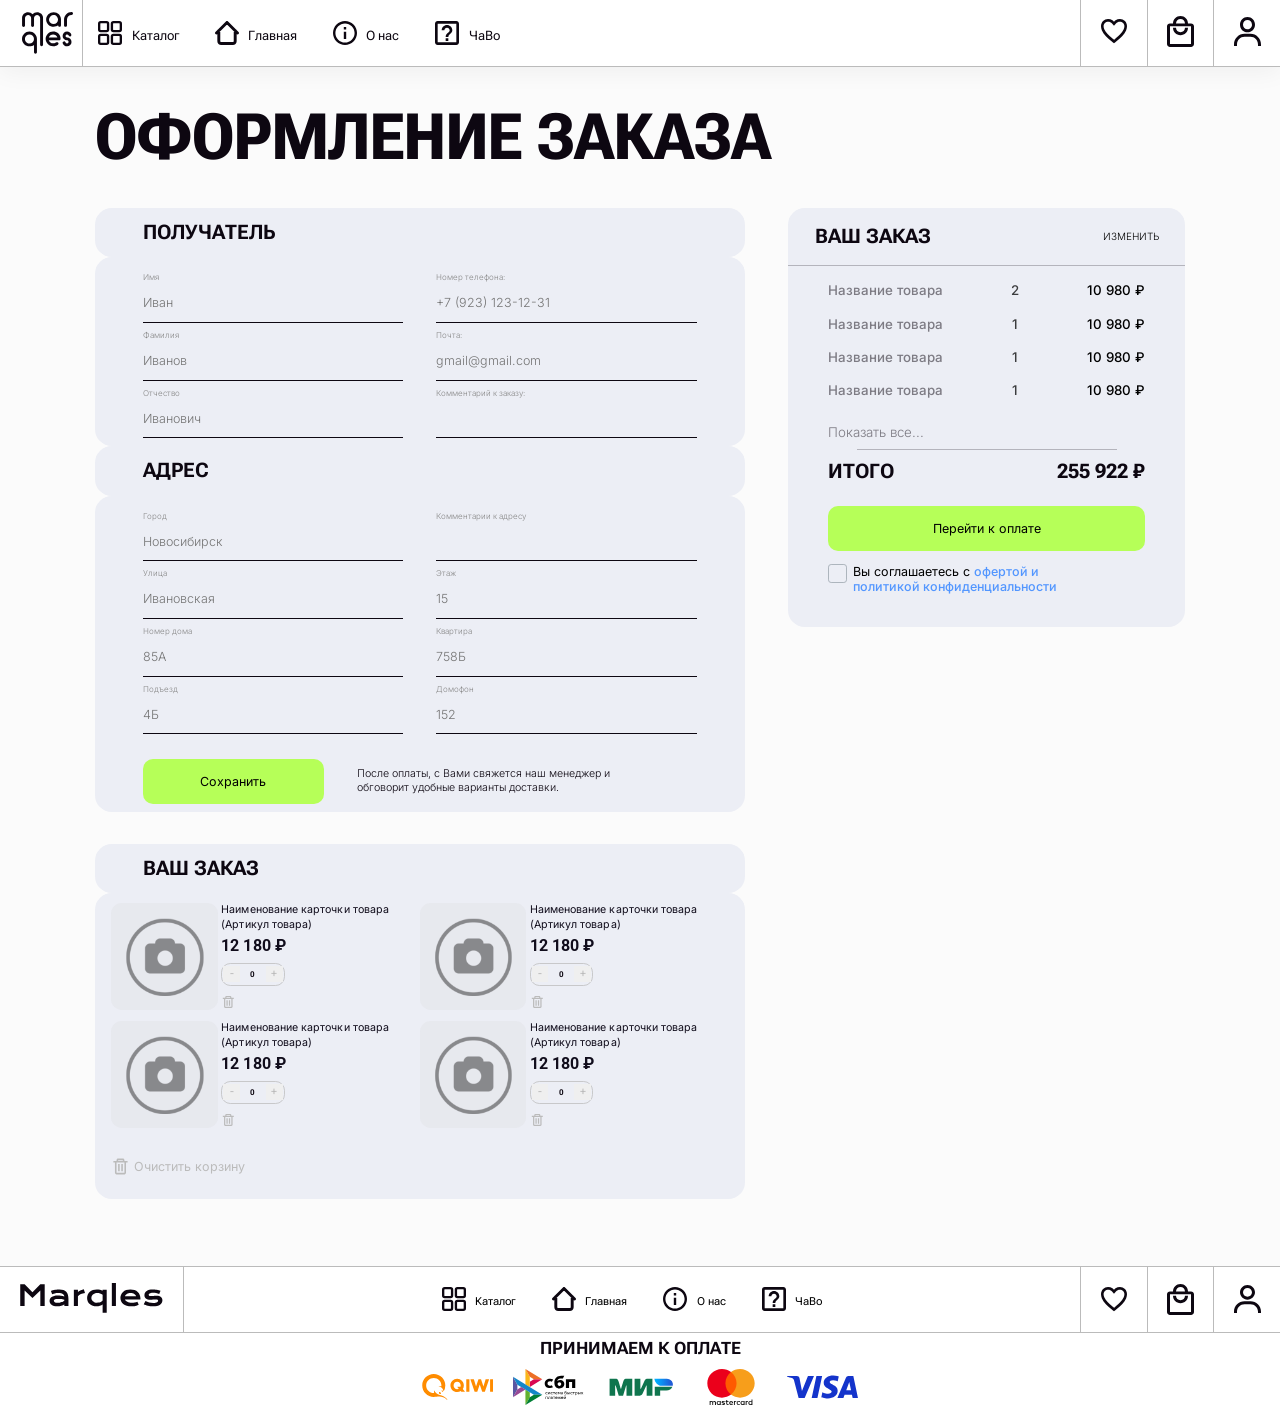
<file: order.html>
<!DOCTYPE html>
<html lang="en">

<head>
    <meta charset="UTF-8">
    <meta name="viewport" content="width=device-width, initial-scale=1.0">
    <title>Оформление заказа</title>
    <link rel="stylesheet" href="css/style.css">
    <script src="https://ajax.googleapis.com/ajax/libs/jquery/3.6.4/jquery.min.js"></script>
</head>

<body>
    <div class="wrapper">
        <header class="header">
            <div class="header__container">
                <div class="header__nav-menu">
                    <div class="header__logo_wrapper">
                        <a class="header__logo" href="#">
                            <img class="logo__desctop" src="img/logo.svg" alt="logo">
                            <img class="logo__mobile" src="img/logo_mobile.svg" alt="logo">
                        </a>
                    </div>
                    <ul class="menu__list">
                        <li class="menu__item"><a href="#" class="menu__link"><img src="img/catalog.svg" alt="Каталог"
                                    class="menu__img"><span>Каталог</span></a></li>
                        <li class="menu__item"><a href="#" class="menu__link"><img src="img/home.svg" alt="Главная"
                                    class="menu__img"><span>Главная</span></a></li>
                        <li class="menu__item"><a href="#" class="menu__link"><img src="img/about.svg" alt="О нас"
                                    class="menu__img"><span>О нас</span></a></li>
                        <li class="menu__item"><a href="#" class="menu__link"><img src="img/question.svg" alt="ЧаВо"
                                    class="menu__img"><span>ЧаВо</span></a></li>


                        <li class="menu__item_right"><a href="#" class="menu__link_right"><img src="img/like.svg"
                                    alt="like" class="menu__img"></a></li>
                        <li class="menu__item_right"><a href="#" class="menu__link_right"><img src="img/cart.svg"
                                    alt="cart" class="menu__img"></a></li>
                        <li class="menu__item_right"><a href="#" class="menu__link_right"><img src="img/user.svg"
                                    alt="user" class="menu__img"></a></li>
                    </ul>
                </div>
            </div>
        </header>
        <div class="main">
            <div class="order">
                <div class="order__container">
                    <div class="favourites__header">
                        <div class="favourites__title">
                            ОФОРМЛЕНИЕ ЗАКАЗА
                        </div>
                    </div>
                    <div class="order__main">
                        <div class="order__left">
                            <div class="order__form">
                                <div class="order__form__title">
                                    получатель
                                </div>
                                <div class="data__form">
                                    <form action="">
                                        <div class="data__form__left">
                                            <div class="form__item">
                                                <label for="recipient-name">Имя</label>
                                                <input type="text" id="recipient-name" placeholder="Иван"
                                                    name="recipient-name" required>
                                            </div>
                                            <div class="form__item">
                                                <label for="recipient-last-name">Фамилия</label>
                                                <input type="text" id="recipient-last-name" placeholder="Иванов"
                                                    name="recipient-last-name" required>
                                            </div>
                                            <div class="form__item">
                                                <label for="recipient-middle-name">Отчество</label>
                                                <input type="text" id="recipient-middle-name" placeholder="Иванович"
                                                    name="recipient-middle-name">
                                            </div>
                                        </div>
                                        <div class="data__form__right">
                                            <div class="form__item">
                                                <label for="recipient-phone">Номер телефона:</label>
                                                <input type="tel" id="recipient-phone" placeholder="+7 (923) 123-12-31"
                                                    name="recipient-phone" required>
                                            </div>
                                            <div class="form__item">
                                                <label for="recipient-email">Почта:</label>
                                                <input type="email" id="recipient-email" placeholder="gmail@gmail.com"
                                                    name="recipient-email" required>
                                            </div>
                                            <div class="form__item">
                                                <label for="order-comment">Комментарий к заказу:</label>
                                                <input type="text" id="order-comment" placeholder=""
                                                    name="order-comment">
                                            </div>
                                        </div>
                                    </form>
                                </div>
                                <div class="order__form__title">
                                    Адрес
                                </div>
                                <div class="address__form">
                                    <form action="">
                                        <div class="address__form__left">
                                            <div class="form__item">
                                                <label for="city">Город</label>
                                                <input type="text" id="city" placeholder="Новосибирск" name="city"
                                                    required>
                                            </div>
                                            <div class="form__item">
                                                <label for="street">Улица</label>
                                                <input type="text" id="street" placeholder="Ивановская" name="street"
                                                    required>
                                            </div>
                                            <div class="form__item">
                                                <label for="house-number">Номер дома</label>
                                                <input type="text" id="house-number" placeholder="85А"
                                                    name="house-number" required>
                                            </div>
                                            <div class="form__item">
                                                <label for="entrance">Подъезд</label>
                                                <input type="text" id="entrance" placeholder="4Б" name="entrance">
                                            </div>
                                        </div>
                                        <div class="address__form__right">
                                            <div class="form__item">
                                                <label for="address-comments">Комментарии к адресу</label>
                                                <input type="text" id="address-comments" name="address-comments">
                                            </div>
                                            <div class="form__item">
                                                <label for="floor">Этаж</label>
                                                <input type="text" id="floor" placeholder="15" name="floor">
                                            </div>
                                            <div class="form__item">
                                                <label for="apartment">Квартира</label>
                                                <input type="text" id="apartment" placeholder="758Б" name="apartment">
                                            </div>
                                            <div class="form__item">
                                                <label for="intercom">Домофон</label>
                                                <input type="text" id="intercom" placeholder="152" name="intercom">
                                            </div>
                                        </div>
                                    </form>
                                    <div class="button__form__wrapper">
                                        <button id="submit-button" type="button">Сохранить</button>
                                        <div class="button__form__text">
                                            После оплаты, с Вами свяжется наш менеджер
                                            и обговорит удобные варианты доставки.
                                        </div>
                                    </div>
                                </div>
                            </div>
                            <div class="button__form__text button__form__text__mobile">
                                После оплаты, с Вами свяжется наш менеджер
                                и обговорит удобные варианты доставки.
                            </div>
                            <div class="your__order__mobile">
                                <div class="your__order">
                                    <div class="your__order__header">
                                        <div class="your__order__title">
                                            ваш заказ
                                        </div>
                                        <a class="your__order__settings" href="">
                                            Изменить
                                        </a>
                                    </div>
                                    <div class="order__product__list">
                                        <div class="order__product__item">
                                            <span class="order__product__name">Название товара</span>
                                            <span class="order__product__quantity">2</span>
                                            <span class="order__product__price">10 980 ₽</span>
                                        </div>
                                        <div class="order__product__item">
                                            <span class="order__product__name">Название товара</span>
                                            <span class="order__product__quantity">1</span>
                                            <span class="order__product__price">10 980 ₽</span>
                                        </div>
                                        <div class="order__product__item">
                                            <span class="order__product__name">Название товара</span>
                                            <span class="order__product__quantity">1</span>
                                            <span class="order__product__price">10 980 ₽</span>
                                        </div>
                                        <div class="order__product__item">
                                            <span class="order__product__name">Название товара</span>
                                            <span class="order__product__quantity">1</span>
                                            <span class="order__product__price">10 980 ₽</span>
                                        </div>
                                        <div class="order__product__item">
                                            <span class="order__product__name">Название товара</span>
                                            <span class="order__product__quantity">1</span>
                                            <span class="order__product__price">10 980 ₽</span>
                                        </div>
                                        <div class="order__product__item">
                                            <span class="order__product__name">Название товара</span>
                                            <span class="order__product__quantity">1</span>
                                            <span class="order__product__price">10 980 ₽</span>
                                        </div>
                                    </div>
                                    <button class="order__show__all" id="show-all-button">Показать все...</button>
                                    <div class="line"></div>
                                    <div class="order__total__price">
                                        <div class="totla__price__subtitle">
                                            ИТОГО
                                        </div>
                                        <div class="total__price__price">
                                            255 922 ₽
                                        </div>
                                    </div>
                                    <div class="paymet__button__wrap">
                                        <a class="paymet__button" href="">
                                            Перейти к оплате
                                        </a>
                                    </div>

                                    <div class="order__offerta">
                                        <input type="checkbox" class="custom-checkbox" id="oferta" name="oferta"
                                            value="yes">
                                        <label for="oferta">Вы соглашаетесь с <a class="offerta__link" href="">офертой
                                                и политикой конфиденциальности</a></label>
                                    </div>
                                </div>
                            </div>
                            <div class="user__oreder">
                                <div class="order__form__title">
                                    ВАШ ЗАКАЗ
                                </div>
                                <div class="user__oreder__content">
                                    <div class="content__container">
                                        <div class="user__oreder__item">
                                            <div class="user__oreder__img">
                                                <img src="img/order_item.svg" alt="">
                                            </div>
                                            <div class="user__oreder__info">
                                                <div class="user__oreder__title">
                                                    Наименование карточки товара
                                                </div>
                                                <div class="user__oreder__article">
                                                    (Артикул товара)
                                                </div>
                                                <div class="user__oreder__price">
                                                    12 180 ₽
                                                </div>
                                                <div class="user__order__wrap">
                                                    <form id='myform2' method='POST' action='#'>
                                                        <input type='button' value='-' class='qtyminus' field='quantity' />
                                                        <input type='text' name='quantity' value='0' class='qty' />
                                                        <input type='button' value='+' class='qtyplus' field='quantity' />
                                                    </form>
                                                    <a class="order__delete" href="">
                                                        <svg width="22" height="22" viewBox="0 0 22 22" fill="none"
                                                            xmlns="http://www.w3.org/2000/svg">
                                                            <path
                                                                d="M15.5303 20.0973H6.39525C5.38621 20.0973 4.56823 19.2794 4.56823 18.2703V6.3947H2.74121V4.56768H6.39525V3.65417C6.39525 2.64513 7.21323 1.82715 8.22227 1.82715H13.7033C14.7124 1.82715 15.5303 2.64513 15.5303 3.65417V4.56768H19.1844V6.3947H17.3574V18.2703C17.3574 19.2794 16.5394 20.0973 15.5303 20.0973ZM6.39525 6.3947V18.2703H15.5303V6.3947H6.39525ZM8.22227 3.65417V4.56768H13.7033V3.65417H8.22227ZM13.7033 16.4433H11.8763V8.22172H13.7033V16.4433ZM10.0493 16.4433H8.22227V8.22172H10.0493V16.4433Z"
                                                                fill="#BBBBBB" />
                                                        </svg>
                                                    </a>
                                                </div>
                                                
                                            </div>
                                        </div>
                                        <div class="user__oreder__item">
                                            <div class="user__oreder__img">
                                                <img src="img/order_item.svg" alt="">
                                            </div>
                                            <div class="user__oreder__info">
                                                <div class="user__oreder__title">
                                                    Наименование карточки товара
                                                </div>
                                                <div class="user__oreder__article">
                                                    (Артикул товара)
                                                </div>
                                                <div class="user__oreder__price">
                                                    12 180 ₽
                                                </div>
                                                <div class="user__order__wrap">
                                                    <form id='myform2' method='POST' action='#'>
                                                        <input type='button' value='-' class='qtyminus' field='quantity' />
                                                        <input type='text' name='quantity' value='0' class='qty' />
                                                        <input type='button' value='+' class='qtyplus' field='quantity' />
                                                    </form>
                                                    <a class="order__delete" href="">
                                                        <svg width="22" height="22" viewBox="0 0 22 22" fill="none"
                                                            xmlns="http://www.w3.org/2000/svg">
                                                            <path
                                                                d="M15.5303 20.0973H6.39525C5.38621 20.0973 4.56823 19.2794 4.56823 18.2703V6.3947H2.74121V4.56768H6.39525V3.65417C6.39525 2.64513 7.21323 1.82715 8.22227 1.82715H13.7033C14.7124 1.82715 15.5303 2.64513 15.5303 3.65417V4.56768H19.1844V6.3947H17.3574V18.2703C17.3574 19.2794 16.5394 20.0973 15.5303 20.0973ZM6.39525 6.3947V18.2703H15.5303V6.3947H6.39525ZM8.22227 3.65417V4.56768H13.7033V3.65417H8.22227ZM13.7033 16.4433H11.8763V8.22172H13.7033V16.4433ZM10.0493 16.4433H8.22227V8.22172H10.0493V16.4433Z"
                                                                fill="#BBBBBB" />
                                                        </svg>
                                                    </a>
                                                </div>
                                            </div>
                                        </div>
                                        <div class="user__oreder__item">
                                            <div class="user__oreder__img">
                                                <img src="img/order_item.svg" alt="">
                                            </div>
                                            <div class="user__oreder__info">
                                                <div class="user__oreder__title">
                                                    Наименование карточки товара
                                                </div>
                                                <div class="user__oreder__article">
                                                    (Артикул товара)
                                                </div>
                                                <div class="user__oreder__price">
                                                    12 180 ₽
                                                </div>
                                                <div class="user__order__wrap">
                                                    <form id='myform2' method='POST' action='#'>
                                                        <input type='button' value='-' class='qtyminus' field='quantity' />
                                                        <input type='text' name='quantity' value='0' class='qty' />
                                                        <input type='button' value='+' class='qtyplus' field='quantity' />
                                                    </form>
                                                    <a class="order__delete" href="">
                                                        <svg width="22" height="22" viewBox="0 0 22 22" fill="none"
                                                            xmlns="http://www.w3.org/2000/svg">
                                                            <path
                                                                d="M15.5303 20.0973H6.39525C5.38621 20.0973 4.56823 19.2794 4.56823 18.2703V6.3947H2.74121V4.56768H6.39525V3.65417C6.39525 2.64513 7.21323 1.82715 8.22227 1.82715H13.7033C14.7124 1.82715 15.5303 2.64513 15.5303 3.65417V4.56768H19.1844V6.3947H17.3574V18.2703C17.3574 19.2794 16.5394 20.0973 15.5303 20.0973ZM6.39525 6.3947V18.2703H15.5303V6.3947H6.39525ZM8.22227 3.65417V4.56768H13.7033V3.65417H8.22227ZM13.7033 16.4433H11.8763V8.22172H13.7033V16.4433ZM10.0493 16.4433H8.22227V8.22172H10.0493V16.4433Z"
                                                                fill="#BBBBBB" />
                                                        </svg>
                                                    </a>
                                                </div>
                                            </div>
                                        </div>
                                        <div class="user__oreder__item">
                                            <div class="user__oreder__img">
                                                <img src="img/order_item.svg" alt="">
                                            </div>
                                            <div class="user__oreder__info">
                                                <div class="user__oreder__title">
                                                    Наименование карточки товара
                                                </div>
                                                <div class="user__oreder__article">
                                                    (Артикул товара)
                                                </div>
                                                <div class="user__oreder__price">
                                                    12 180 ₽
                                                </div>
                                                <div class="user__order__wrap">
                                                    <form id='myform2' method='POST' action='#'>
                                                        <input type='button' value='-' class='qtyminus' field='quantity' />
                                                        <input type='text' name='quantity' value='0' class='qty' />
                                                        <input type='button' value='+' class='qtyplus' field='quantity' />
                                                    </form>
                                                    <a class="order__delete" href="">
                                                        <svg width="22" height="22" viewBox="0 0 22 22" fill="none"
                                                            xmlns="http://www.w3.org/2000/svg">
                                                            <path
                                                                d="M15.5303 20.0973H6.39525C5.38621 20.0973 4.56823 19.2794 4.56823 18.2703V6.3947H2.74121V4.56768H6.39525V3.65417C6.39525 2.64513 7.21323 1.82715 8.22227 1.82715H13.7033C14.7124 1.82715 15.5303 2.64513 15.5303 3.65417V4.56768H19.1844V6.3947H17.3574V18.2703C17.3574 19.2794 16.5394 20.0973 15.5303 20.0973ZM6.39525 6.3947V18.2703H15.5303V6.3947H6.39525ZM8.22227 3.65417V4.56768H13.7033V3.65417H8.22227ZM13.7033 16.4433H11.8763V8.22172H13.7033V16.4433ZM10.0493 16.4433H8.22227V8.22172H10.0493V16.4433Z"
                                                                fill="#BBBBBB" />
                                                        </svg>
                                                    </a>
                                                </div>
                                            </div>
                                        </div>
                                    </div>
                                    <div class="order__delete__button">
                                        <a href="">
                                            <svg width="29" height="29" viewBox="0 0 29 29" fill="none"
                                                xmlns="http://www.w3.org/2000/svg">
                                                <path
                                                    d="M20.1485 26.0732H8.29717C6.98811 26.0732 5.92691 25.012 5.92691 23.703V8.29627H3.55664V5.926H8.29717V4.74087C8.29717 3.43181 9.35837 2.37061 10.6674 2.37061H17.7782C19.0873 2.37061 20.1485 3.43181 20.1485 4.74087V5.926H24.889V8.29627H22.5188V23.703C22.5188 25.012 21.4576 26.0732 20.1485 26.0732ZM8.29717 8.29627V23.703H20.1485V8.29627H8.29717ZM10.6674 4.74087V5.926H17.7782V4.74087H10.6674ZM17.7782 21.3327H15.408V10.6665H17.7782V21.3327ZM13.0377 21.3327H10.6674V10.6665H13.0377V21.3327Z"
                                                    fill="#BBBBBB" />
                                            </svg>
                                            Очистить корзину
                                        </a>
                                    </div>
                                </div>
                            </div>
                        </div>
                        <div class="order__right">
                            <div class="your__order">
                                <div class="your__order__header">
                                    <div class="your__order__title">
                                        ваш заказ
                                    </div>
                                    <a class="your__order__settings" href="">
                                        Изменить
                                    </a>
                                </div>
                                <div class="order__product__list">
                                    <div class="order__product__item">
                                        <span class="order__product__name">Название товара</span>
                                        <span class="order__product__quantity">2</span>
                                        <span class="order__product__price">10 980 ₽</span>
                                    </div>
                                    <div class="order__product__item">
                                        <span class="order__product__name">Название товара</span>
                                        <span class="order__product__quantity">1</span>
                                        <span class="order__product__price">10 980 ₽</span>
                                    </div>
                                    <div class="order__product__item">
                                        <span class="order__product__name">Название товара</span>
                                        <span class="order__product__quantity">1</span>
                                        <span class="order__product__price">10 980 ₽</span>
                                    </div>
                                    <div class="order__product__item">
                                        <span class="order__product__name">Название товара</span>
                                        <span class="order__product__quantity">1</span>
                                        <span class="order__product__price">10 980 ₽</span>
                                    </div>
                                    <!-- <div class="order__product__item">
                                        <span class="order__product__name">Название товара</span>
                                        <span class="order__product__quantity">1</span>
                                        <span class="order__product__price">10 980 ₽</span>
                                    </div>
                                    <div class="order__product__item">
                                        <span class="order__product__name">Название товара</span>
                                        <span class="order__product__quantity">1</span>
                                        <span class="order__product__price">10 980 ₽</span>
                                    </div> -->
                                </div>
                                <button class="order__show__all" id="show-all-button">Показать все...</button>
                                <div class="line"></div>
                                <div class="order__total__price">
                                    <div class="totla__price__subtitle">
                                        ИТОГО
                                    </div>
                                    <div class="total__price__price">
                                        255 922 ₽
                                    </div>
                                </div>

                                <div class="paymet__button__wrap">
                                    <a class="paymet__button" href="">
                                        Перейти к оплате
                                    </a>
                                </div>
                                <div class="order__offerta">
                                    <input type="checkbox" class="custom-checkbox" id="oferta" name="oferta"
                                        value="yes">
                                    <label for="oferta">Вы соглашаетесь с <a class="offerta__link" href="">офертой
                                            и политикой конфиденциальности</a></label>
                                </div>
                            </div>
                        </div>
                    </div>
                </div>
            </div>
        </div>
        <footer class="footer">
            <div class="footer-navigation">
                <div class="footer-navigation__container">
                    <div class="footer-navigation__nav-menu">
                        <div class="footer-navigation__logo_wrapper">
                            <a class="footer-navigation__logo" href="#">
                                <img class="footer_logo__desctop" src="img/footer_logo.svg" alt="logo">
                                <img class="footer_logo__mobile" src="img/logo_mobile.svg" alt="logo">
                            </a>
                        </div>
                        <ul class="footer__menu__list">
                            <li class="footer__menu__item"><a href="#" class="footer__menu__link"><img
                                        src="img/catalog.svg" alt="Каталог"
                                        class="footer__menu__img"><span>Каталог</span></a></li>
                            <li class="footer__menu__item"><a href="#" class="footer__menu__link"><img
                                        src="img/home.svg" alt="Главная"
                                        class="footer__menu__img"><span>Главная</span></a></li>
                            <li class="footer__menu__item"><a href="#" class="footer__menu__link"><img
                                        src="img/about.svg" alt="О нас" class="footer__menu__img"><span>О нас</span></a>
                            </li>
                            <li class="footer__menu__item"><a href="#" class="footer__menu__link"><img
                                        src="img/question.svg" alt="ЧаВо"
                                        class="footer__menu__img"><span>ЧаВо</span></a></li>


                            <li class="footer__menu__item_right"><a href="#" class="footer__menu__link_right"><img
                                        src="img/like.svg" alt="like" class="footer__menu__img"></a></li>
                            <li class="footer__menu__item_right"><a href="#" class="footer__menu__link_right"><img
                                        src="img/cart.svg" alt="cart" class="footer__menu__img"></a></li>
                            <li class="footer__menu__item_right"><a href="#" class="footer__menu__link_right"><img
                                        src="img/user.svg" alt="user" class="footer__menu__img"></a></li>
                        </ul>
                    </div>
                </div>
            </div>
            <div class="payment-types">
                <div class="payment-types__title">
                    ПРИНИМАЕМ К ОПЛАТЕ
                </div>
                <div class="payment-types__main">
                    <img src="img/QIWI_logo.svg" alt="">
                    <img src="img/СБП_логотип.svg" alt="">
                    <img src="img/Mir-logo.SVG.svg" alt="">
                    <img src="img/Mastercard-logo.svg" alt="">
                    <img src="img/Visa_2021.svg" alt="">
                </div>
            </div>
        </footer>
    </div>
    <!-- <script>
        $(document).ready(function () {
            const products = $(".order__product__item");
            const showAllButton = $("#show-all-button");
            const initialDisplayCount = 4;
            products.slice(initialDisplayCount).hide();
            showAllButton.click(function () {
                products.show();
                showAllButton.hide();
            });
        });
    </script> -->
    <script>
        $("#submit-button").click(function () {
            const recipientName = $("#recipient-name").val();
            const recipientLastName = $("#recipient-last-name").val();
            const recipientMiddleName = $("#recipient-middle-name").val();
            const recipientPhone = $("#recipient-phone").val();
            const recipientEmail = $("#recipient-email").val();
            const orderComment = $("#order-comment").val();

            const city = $("#city").val();
            const street = $("#street").val();
            const houseNumber = $("#house-number").val();
            const entrance = $("#entrance").val();
            const addressComments = $("#address-comments").val();
            const floor = $("#floor").val();
            const apartment = $("#apartment").val();
            const intercom = $("#intercom").val();

            const data = {
                recipient: {
                    name: recipientName,
                    lastName: recipientLastName,
                    middleName: recipientMiddleName,
                    phone: recipientPhone,
                    email: recipientEmail,
                    comment: orderComment
                },
                address: {
                    city: city,
                    street: street,
                    houseNumber: houseNumber,
                    entrance: entrance,
                    comments: addressComments,
                    floor: floor,
                    apartment: apartment,
                    intercom: intercom
                }
            };


            $.ajax({
                type: "POST",
                url: "URL_для_обработки_данных",
                data: JSON.stringify(data),
                contentType: "application/json",
                success: function (response) {

                }
            });
        });
    </script>
    <script type='text/javascript'>
        jQuery(document).ready(function () {

            $('.qtyplus').click(function (e) {

                e.preventDefault();
 
                fieldName = $(this).attr('field');
                console.log($(this).parent());

                var currentVal = parseInt($(this).parent().find('input[name=' + fieldName + ']').val());

                if (!isNaN(currentVal)) {
         
                    $(this).parent().find('input[name=' + fieldName + ']').val(currentVal + 1);
                } else {
      
                    $(this).parent().find('input[name=' + fieldName + ']').val(0);
                }
            });

            $(".qtyminus").click(function (e) {
    
                e.preventDefault();
  
                fieldName = $(this).attr('field');
     
                var currentVal = parseInt($(this).parent().find('input[name=' + fieldName + ']').val());
      
                if (!isNaN(currentVal) && currentVal > 0) {
           
                    $(this).parent().find('input[name=' + fieldName + ']').val(currentVal - 1);
                } else {
            
                    $(this).parent().find('input[name=' + fieldName + ']').val(0);
                }
            });
        });
    </script>
    <script src="js/main.js"></script>
</body>

</html>
</file>
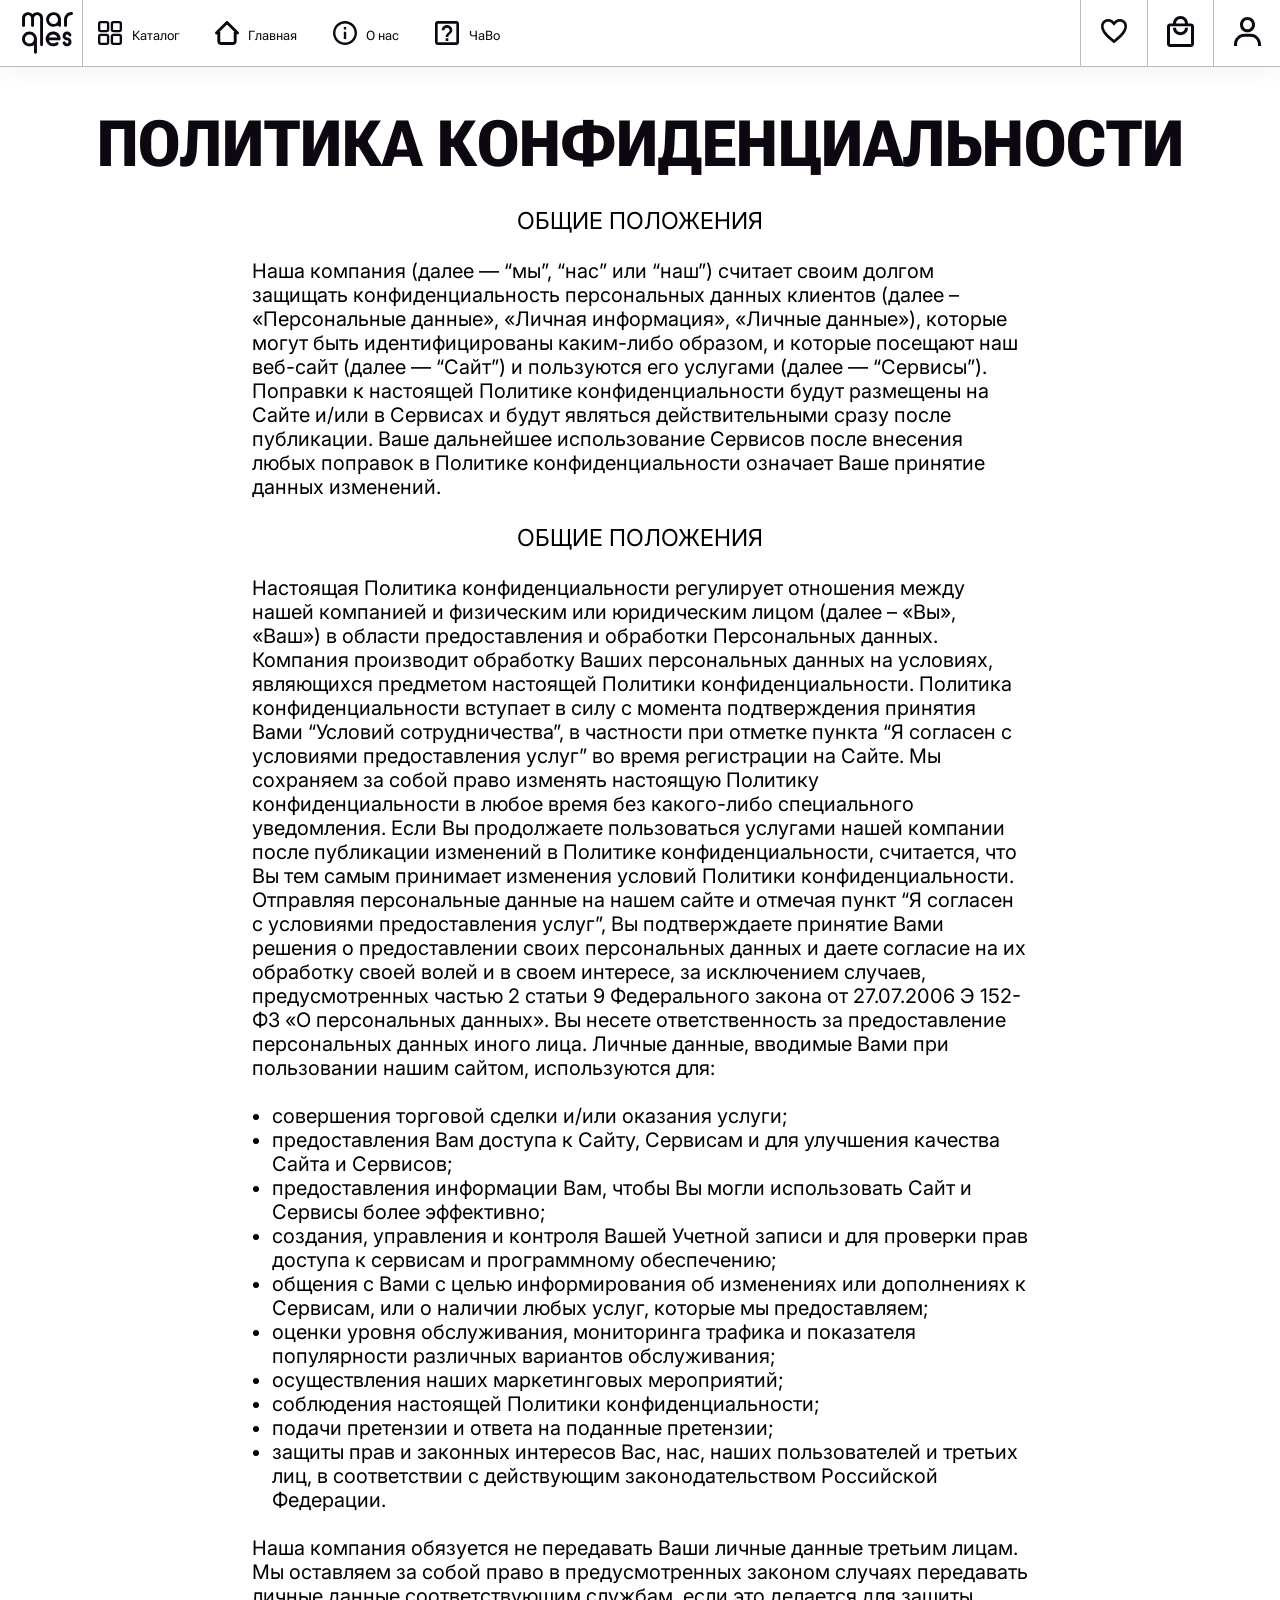
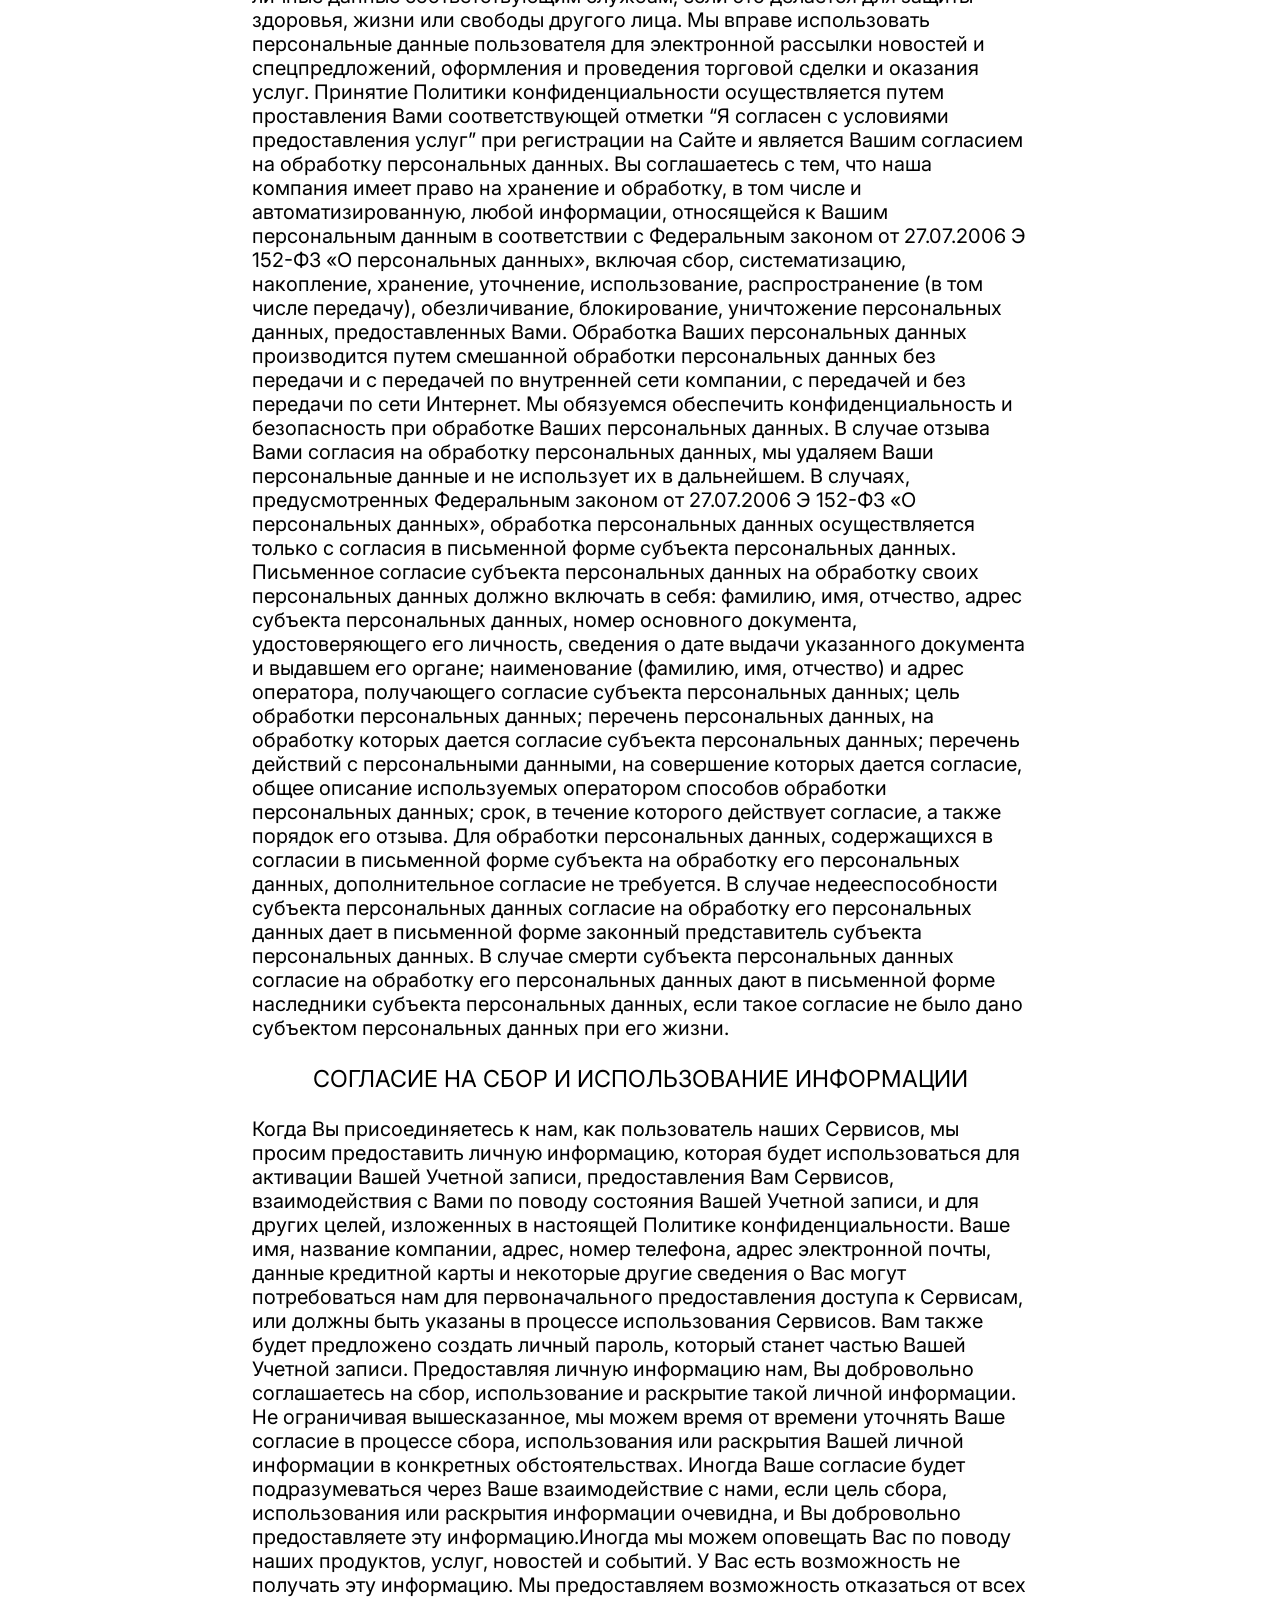
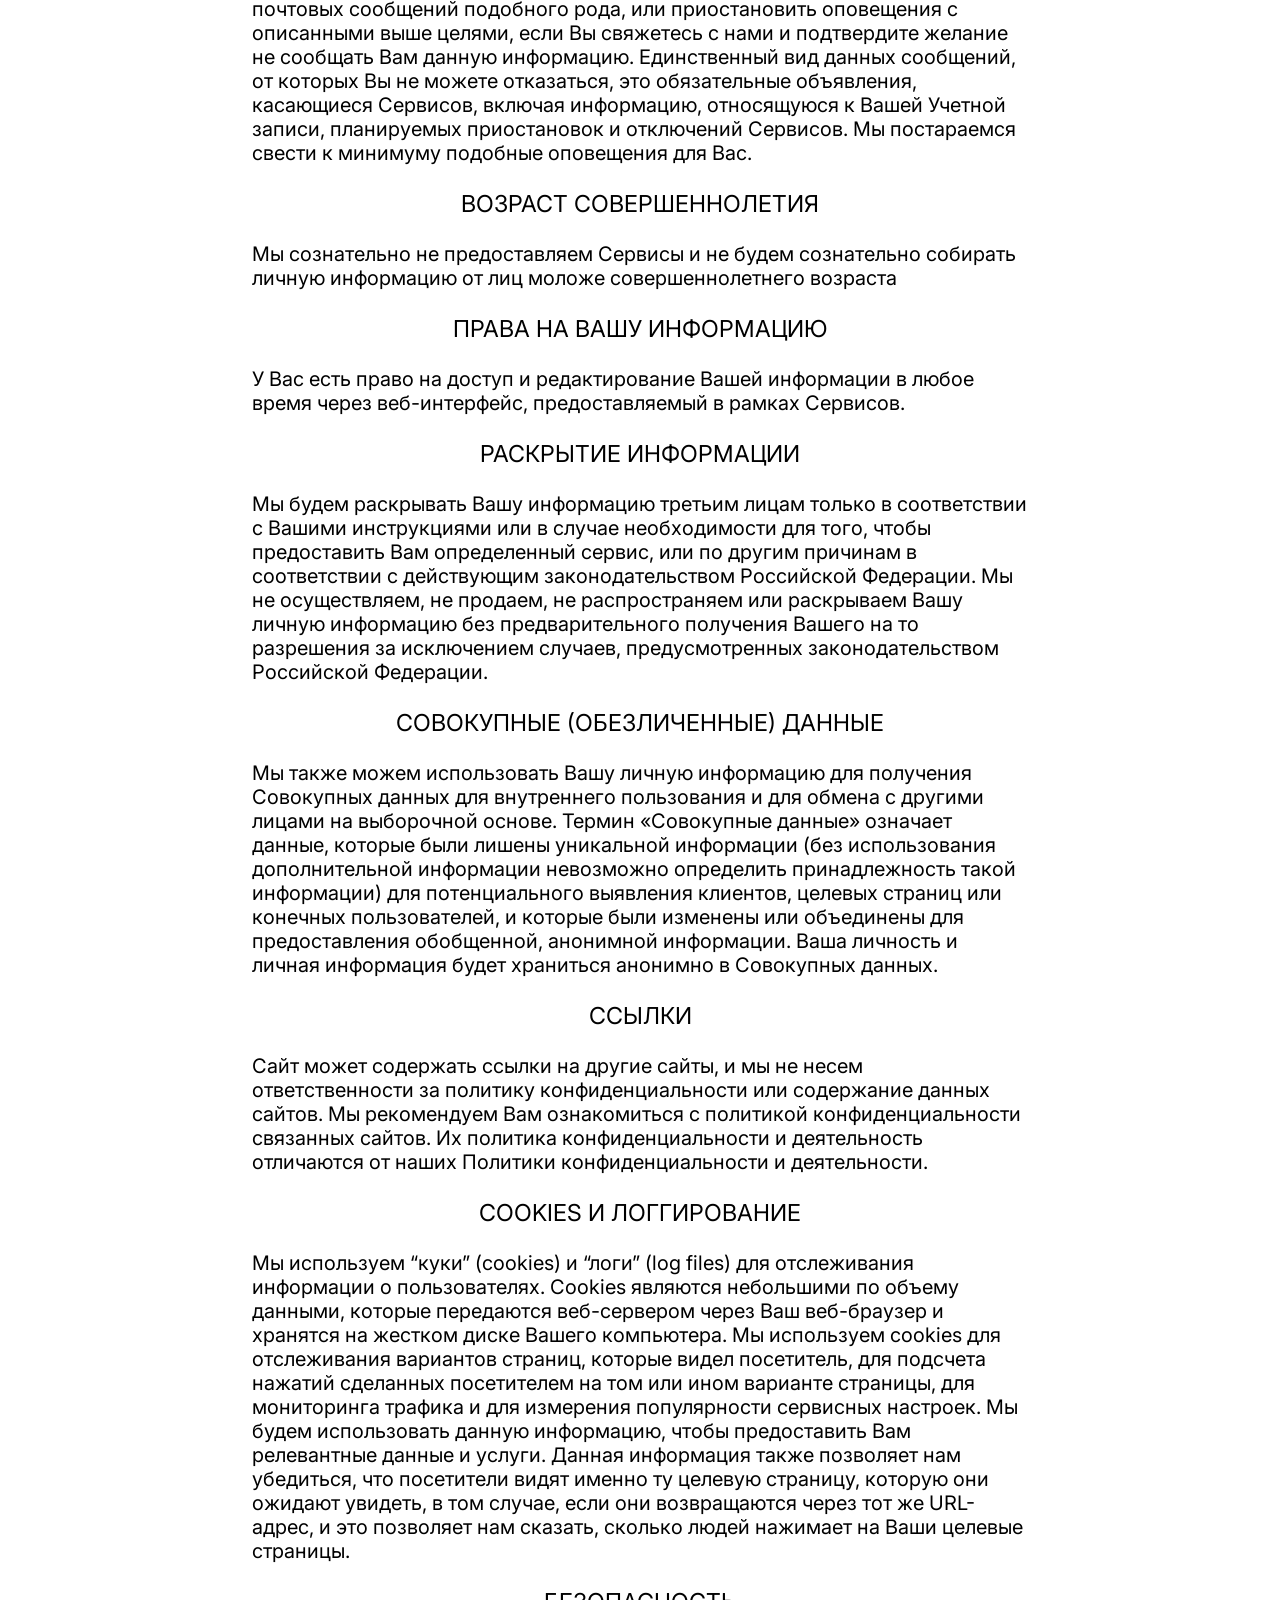
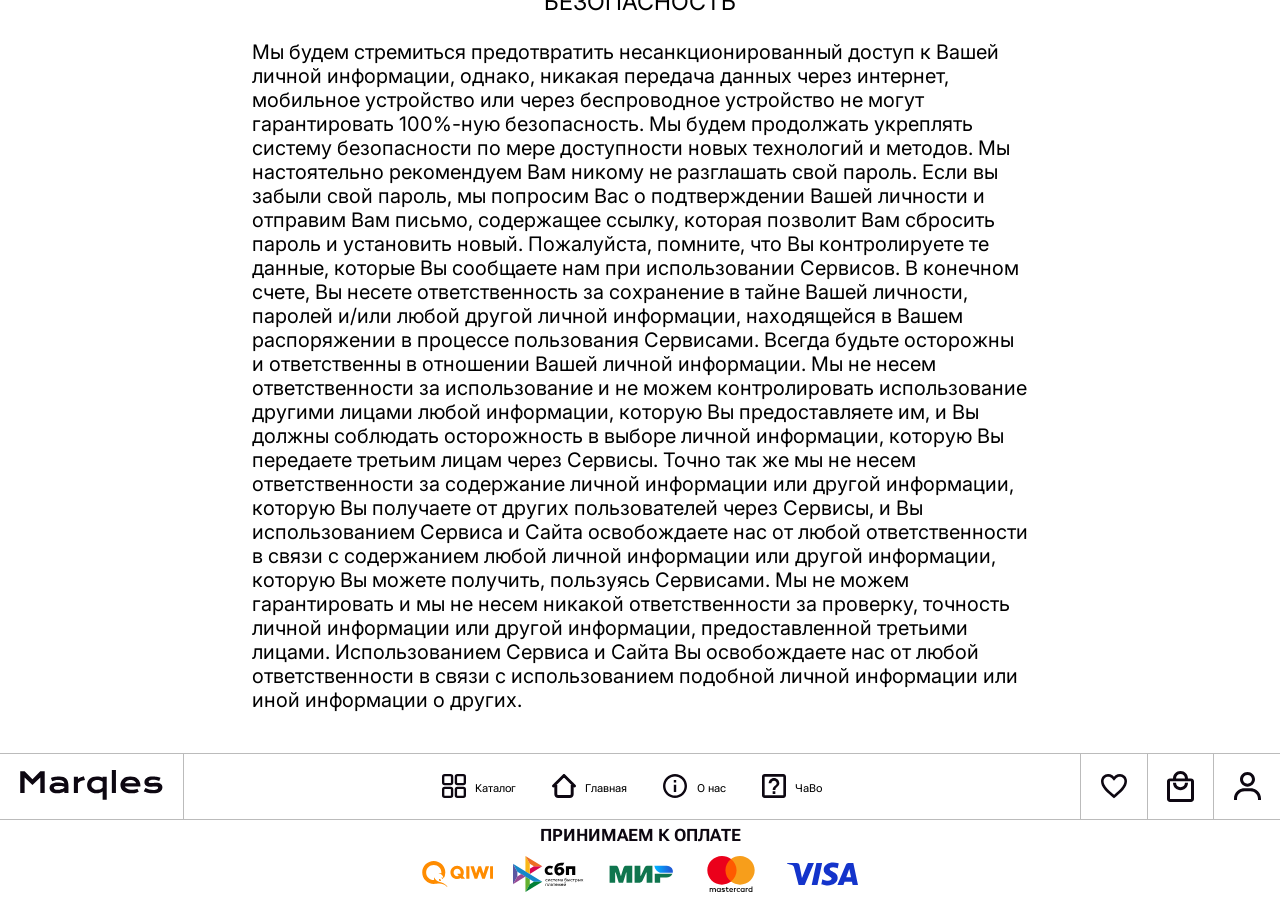
<file: privacy.html>
<!DOCTYPE html>
<html lang="en">

<head>
    <meta charset="UTF-8">
    <meta name="viewport" content="width=device-width, initial-scale=1.0">
    <title>Политика конфиденциальности</title>
    <link rel="stylesheet" href="css/style.css">
    <script src="https://ajax.googleapis.com/ajax/libs/jquery/3.6.4/jquery.min.js"></script>
</head>

<body>
    <div class="wrapper">
        <header class="header">
            <div class="header__container">
                <div class="header__nav-menu">
                    <div class="header__logo_wrapper">
                        <a class="header__logo" href="#">
                            <img class="logo__desctop" src="img/logo.svg" alt="logo">
                            <img class="logo__mobile" src="img/logo_mobile.svg" alt="logo">
                        </a>
                    </div>
                    <ul class="menu__list">
                        <li class="menu__item"><a href="#" class="menu__link"><img src="img/catalog.svg" alt="Каталог"
                                    class="menu__img"><span>Каталог</span></a></li>
                        <li class="menu__item"><a href="#" class="menu__link"><img src="img/home.svg" alt="Главная"
                                    class="menu__img"><span>Главная</span></a></li>
                        <li class="menu__item"><a href="#" class="menu__link"><img src="img/about.svg" alt="О нас"
                                    class="menu__img"><span>О нас</span></a></li>
                        <li class="menu__item"><a href="#" class="menu__link"><img src="img/question.svg" alt="ЧаВо"
                                    class="menu__img"><span>ЧаВо</span></a></li>


                        <li class="menu__item_right"><a href="#" class="menu__link_right"><img src="img/like.svg"
                                    alt="like" class="menu__img"></a></li>
                        <li class="menu__item_right"><a href="#" class="menu__link_right"><img src="img/cart.svg"
                                    alt="cart" class="menu__img"></a></li>
                        <li class="menu__item_right"><a href="#" class="menu__link_right"><img src="img/user.svg"
                                    alt="user" class="menu__img"></a></li>
                    </ul>
                </div>
            </div>
        </header>
        <div class="main">
            <div class="privacy">
                <div class="privacy__container">
                    <div class="privacy__title">
                        Политика конфиденциальности
                    </div>
                    <div class="privacy__wrapper">
                        <div class="privacy__subtitle">
                            ОБЩИЕ ПОЛОЖЕНИЯ
                        </div>
                        <div class="privacy__text">
                            Наша компания (далее — “мы”, “нас” или “наш”) считает своим долгом защищать
                            конфиденциальность персональных данных клиентов (далее – «Персональные данные», «Личная
                            информация», «Личные данные»), которые могут быть идентифицированы каким-либо образом, и
                            которые посещают наш веб-сайт (далее — “Сайт”) и пользуются его услугами (далее —
                            “Сервисы”). Поправки к настоящей Политике конфиденциальности будут размещены на Сайте и/или
                            в Сервисах и будут являться действительными сразу после публикации. Ваше дальнейшее
                            использование Сервисов после внесения любых поправок в Политике конфиденциальности означает
                            Ваше принятие данных изменений.
                        </div>
                        <div class="privacy__subtitle">
                            ОБЩИЕ ПОЛОЖЕНИЯ
                        </div>
                        <div class="privacy__text">
                            Настоящая Политика конфиденциальности регулирует отношения между нашей компанией и
                            физическим или юридическим лицом (далее – «Вы», «Ваш») в области предоставления и обработки
                            Персональных данных. Компания производит обработку Ваших персональных данных на условиях,
                            являющихся предметом настоящей Политики конфиденциальности. Политика конфиденциальности
                            вступает в силу с момента подтверждения принятия Вами “Условий сотрудничества”, в частности
                            при отметке пункта “Я согласен с условиями предоставления услуг” во время регистрации на
                            Сайте. Мы сохраняем за собой право изменять настоящую Политику конфиденциальности в любое
                            время без какого-либо специального уведомления. Если Вы продолжаете пользоваться услугами
                            нашей компании после публикации изменений в Политике конфиденциальности, считается, что Вы
                            тем самым принимает изменения условий Политики конфиденциальности. Отправляя персональные
                            данные на нашем сайте и отмечая пункт “Я согласен с условиями предоставления услуг”, Вы
                            подтверждаете принятие Вами решения о предоставлении своих персональных данных и даете
                            согласие на их обработку своей волей и в своем интересе, за исключением случаев,
                            предусмотренных частью 2 статьи 9 Федерального закона от 27.07.2006 Э 152-ФЗ «О персональных
                            данных». Вы несете ответственность за предоставление персональных данных иного лица. Личные
                            данные, вводимые Вами при пользовании нашим сайтом, используются для:
                        </div>
                        <ul class="privacy__list">
                            <li class="privacy__item">
                                совершения торговой сделки и/или оказания услуги;
                            </li>
                            <li class="privacy__item">
                                предоставления Вам доступа к Сайту, Сервисам и для улучшения качества Сайта и Сервисов;
                            </li>
                            <li class="privacy__item">
                                предоставления информации Вам, чтобы Вы могли использовать Сайт и Сервисы более
                                эффективно;
                            </li>
                            <li class="privacy__item">
                                создания, управления и контроля Вашей Учетной записи и для проверки прав доступа к
                                сервисам и программному обеспечению;
                            </li>
                            <li class="privacy__item">
                                общения с Вами с целью информирования об изменениях или дополнениях к Сервисам, или о
                                наличии любых услуг, которые мы предоставляем;
                            </li>
                            <li class="privacy__item">
                                оценки уровня обслуживания, мониторинга трафика и показателя популярности различных
                                вариантов обслуживания;
                            </li>
                            <li class="privacy__item">
                                осуществления наших маркетинговых мероприятий;
                            </li>
                            <li class="privacy__item">
                                соблюдения настоящей Политики конфиденциальности;
                            </li>
                            <li class="privacy__item">
                                подачи претензии и ответа на поданные претензии;
                            </li>
                            <li class="privacy__item">
                                защиты прав и законных интересов Вас, нас, наших пользователей и третьих лиц, в
                                соответствии с действующим законодательством Российской Федерации.
                            </li>
                        </ul>
                        <div class="privacy__text">
                            Наша компания обязуется не передавать Ваши личные данные третьим лицам. Мы оставляем за
                            собой право в предусмотренных законом случаях передавать личные данные соответствующим
                            службам, если это делается для защиты здоровья, жизни или свободы другого лица. Мы вправе
                            использовать персональные данные пользователя для электронной рассылки новостей и
                            спецпредложений, оформления и проведения торговой сделки и оказания услуг. Принятие Политики
                            конфиденциальности осуществляется путем проставления Вами соответствующей отметки “Я
                            согласен с условиями предоставления услуг” при регистрации на Сайте и является Вашим
                            согласием на обработку персональных данных. Вы соглашаетесь с тем, что наша компания имеет
                            право на хранение и обработку, в том числе и автоматизированную, любой информации,
                            относящейся к Вашим персональным данным в соответствии с Федеральным законом от 27.07.2006 Э
                            152-ФЗ «О персональных данных», включая сбор, систематизацию, накопление, хранение,
                            уточнение, использование, распространение (в том числе передачу), обезличивание,
                            блокирование, уничтожение персональных данных, предоставленных Вами. Обработка Ваших
                            персональных данных производится путем смешанной обработки персональных данных без передачи
                            и с передачей по внутренней сети компании, c передачей и без передачи по сети Интернет. Мы
                            обязуемся обеспечить конфиденциальность и безопасность при обработке Ваших персональных
                            данных. В случае отзыва Вами согласия на обработку персональных данных, мы удаляем Ваши
                            персональные данные и не использует их в дальнейшем. В случаях, предусмотренных Федеральным
                            законом от 27.07.2006 Э 152-ФЗ «О персональных данных», обработка персональных данных
                            осуществляется только с согласия в письменной форме субъекта персональных данных. Письменное
                            согласие субъекта персональных данных на обработку своих персональных данных должно включать
                            в себя: фамилию, имя, отчество, адрес субъекта персональных данных, номер основного
                            документа, удостоверяющего его личность, сведения о дате выдачи указанного документа и
                            выдавшем его органе; наименование (фамилию, имя, отчество) и адрес оператора, получающего
                            согласие субъекта персональных данных; цель обработки персональных данных; перечень
                            персональных данных, на обработку которых дается согласие субъекта персональных данных;
                            перечень действий с персональными данными, на совершение которых дается согласие, общее
                            описание используемых оператором способов обработки персональных данных; срок, в течение
                            которого действует согласие, а также порядок его отзыва. Для обработки персональных данных,
                            содержащихся в согласии в письменной форме субъекта на обработку его персональных данных,
                            дополнительное согласие не требуется. В случае недееспособности субъекта персональных данных
                            согласие на обработку его персональных данных дает в письменной форме законный представитель
                            субъекта персональных данных. В случае смерти субъекта персональных данных согласие на
                            обработку его персональных данных дают в письменной форме наследники субъекта персональных
                            данных, если такое согласие не было дано субъектом персональных данных при его жизни.
                        </div>
                        <div class="privacy__subtitle">
                            СОГЛАСИЕ НА СБОР И ИСПОЛЬЗОВАНИЕ ИНФОРМАЦИИ
                        </div>
                        <div class="privacy__text">
                            Когда Вы присоединяетесь к нам, как пользователь наших Сервисов, мы просим предоставить
                            личную информацию, которая будет использоваться для активации Вашей Учетной записи,
                            предоставления Вам Сервисов, взаимодействия с Вами по поводу состояния Вашей Учетной записи,
                            и для других целей, изложенных в настоящей Политике конфиденциальности. Ваше имя, название
                            компании, адрес, номер телефона, адрес электронной почты, данные кредитной карты и некоторые
                            другие сведения о Вас могут потребоваться нам для первоначального предоставления доступа к
                            Сервисам, или должны быть указаны в процессе использования Сервисов. Вам также будет
                            предложено создать личный пароль, который станет частью Вашей Учетной записи. Предоставляя
                            личную информацию нам, Вы добровольно соглашаетесь на сбор, использование и раскрытие такой
                            личной информации. Не ограничивая вышесказанное, мы можем время от времени уточнять Ваше
                            согласие в процессе сбора, использования или раскрытия Вашей личной информации в конкретных
                            обстоятельствах. Иногда Ваше согласие будет подразумеваться через Ваше взаимодействие с
                            нами, если цель сбора, использования или раскрытия информации очевидна, и Вы добровольно
                            предоставляете эту информацию.Иногда мы можем оповещать Вас по поводу наших продуктов,
                            услуг, новостей и событий. У Вас есть возможность не получать эту информацию. Мы
                            предоставляем возможность отказаться от всех почтовых сообщений подобного рода, или
                            приостановить оповещения с описанными выше целями, если Вы свяжетесь с нами и подтвердите
                            желание не сообщать Вам данную информацию. Единственный вид данных сообщений, от которых Вы
                            не можете отказаться, это обязательные объявления, касающиеся Сервисов, включая информацию,
                            относящуюся к Вашей Учетной записи, планируемых приостановок и отключений Сервисов. Мы
                            постараемся свести к минимуму подобные оповещения для Вас.
                        </div>
                        <div class="privacy__subtitle">
                            ВОЗРАСТ СОВЕРШЕННОЛЕТИЯ
                        </div>
                        <div class="privacy__text">
                            Мы сознательно не предоставляем Сервисы и не будем сознательно собирать личную информацию от лиц моложе совершеннолетнего возраста
                        </div>
                        <div class="privacy__subtitle">
                            ПРАВА НА ВАШУ ИНФОРМАЦИЮ
                        </div>
                        <div class="privacy__text">
                            У Вас есть право на доступ и редактирование Вашей информации в любое время через веб-интерфейс, предоставляемый в рамках Сервисов.
                        </div>
                        <div class="privacy__subtitle">
                            РАСКРЫТИЕ ИНФОРМАЦИИ
                        </div>
                        <div class="privacy__text">
                            Мы будем раскрывать Вашу информацию третьим лицам только в соответствии с Вашими инструкциями или в случае необходимости для того, чтобы предоставить Вам определенный сервис, или по другим причинам в соответствии с действующим законодательством Российской Федерации. Мы не осуществляем, не продаем, не распространяем или раскрываем Вашу личную информацию без предварительного получения Вашего на то разрешения за исключением случаев, предусмотренных законодательством Российской Федерации.
                        </div>
                        <div class="privacy__subtitle">
                            СОВОКУПНЫЕ (ОБЕЗЛИЧЕННЫЕ) ДАННЫЕ
                        </div>
                        <div class="privacy__text">
                            Мы также можем использовать Вашу личную информацию для получения Совокупных данных для внутреннего пользования и для обмена с другими лицами на выборочной основе. Термин «Совокупные данные» означает данные, которые были лишены уникальной информации (без использования дополнительной информации невозможно определить принадлежность такой информации) для потенциального выявления клиентов, целевых страниц или конечных пользователей, и которые были изменены или объединены для предоставления обобщенной, анонимной информации. Ваша личность и личная информация будет храниться анонимно в Совокупных данных.
                        </div>
                        <div class="privacy__subtitle">
                            ССЫЛКИ
                        </div>
                        <div class="privacy__text">
                            Сайт может содержать ссылки на другие сайты, и мы не несем ответственности за политику конфиденциальности или содержание данных сайтов. Мы рекомендуем Вам ознакомиться с политикой конфиденциальности связанных сайтов. Их политика конфиденциальности и деятельность отличаются от наших Политики конфиденциальности и деятельности.
                        </div>
                        <div class="privacy__subtitle">
                            COOKIES И ЛОГГИРОВАНИЕ
                        </div>
                        <div class="privacy__text">
                            Мы используем “куки” (cookies) и “логи” (log files) для отслеживания информации о пользователях. Cookies являются небольшими по объему данными, которые передаются веб-сервером через Ваш веб-браузер и хранятся на жестком диске Вашего компьютера. Мы используем cookies для отслеживания вариантов страниц, которые видел посетитель, для подсчета нажатий сделанных посетителем на том или ином варианте страницы, для мониторинга трафика и для измерения популярности сервисных настроек. Мы будем использовать данную информацию, чтобы предоставить Вам релевантные данные и услуги. Данная информация также позволяет нам убедиться, что посетители видят именно ту целевую страницу, которую они ожидают увидеть, в том случае, если они возвращаются через тот же URL-адрес, и это позволяет нам сказать, сколько людей нажимает на Ваши целевые страницы.
                        </div>
                        <div class="privacy__subtitle">
                            БЕЗОПАСНОСТЬ
                        </div>
                        <div class="privacy__text">
                            Мы будем стремиться предотвратить несанкционированный доступ к Вашей личной информации, однако, никакая передача данных через интернет, мобильное устройство или через беспроводное устройство не могут гарантировать 100%-ную безопасность. Мы будем продолжать укреплять систему безопасности по мере доступности новых технологий и методов. Мы настоятельно рекомендуем Вам никому не разглашать свой пароль. Если вы забыли свой пароль, мы попросим Вас о подтверждении Вашей личности и отправим Вам письмо, содержащее ссылку, которая позволит Вам сбросить пароль и установить новый. Пожалуйста, помните, что Вы контролируете те данные, которые Вы сообщаете нам при использовании Сервисов. В конечном счете, Вы несете ответственность за сохранение в тайне Вашей личности, паролей и/или любой другой личной информации, находящейся в Вашем распоряжении в процессе пользования Сервисами. Всегда будьте осторожны и ответственны в отношении Вашей личной информации. Мы не несем ответственности за использование и не можем контролировать использование другими лицами любой информации, которую Вы предоставляете им, и Вы должны соблюдать осторожность в выборе личной информации, которую Вы передаете третьим лицам через Сервисы. Точно так же мы не несем ответственности за содержание личной информации или другой информации, которую Вы получаете от других пользователей через Сервисы, и Вы использованием Сервиса и Сайта освобождаете нас от любой ответственности в связи с содержанием любой личной информации или другой информации, которую Вы можете получить, пользуясь Сервисами. Мы не можем гарантировать и мы не несем никакой ответственности за проверку, точность личной информации или другой информации, предоставленной третьими лицами. Использованием Сервиса и Сайта Вы освобождаете нас от любой ответственности в связи с использованием подобной личной информации или иной информации о других.
                        </div>
                    </div>
                </div>
            </div>
        </div>
        <footer class="footer">
            <div class="footer-navigation">
                <div class="footer-navigation__container">
                    <div class="footer-navigation__nav-menu">
                        <div class="footer-navigation__logo_wrapper">
                            <a class="footer-navigation__logo" href="#">
                                <img class="footer_logo__desctop" src="img/footer_logo.svg" alt="logo">
                                <img class="footer_logo__mobile" src="img/logo_mobile.svg" alt="logo">
                            </a>
                        </div>
                        <ul class="footer__menu__list">
                            <li class="footer__menu__item"><a href="#" class="footer__menu__link"><img
                                        src="img/catalog.svg" alt="Каталог"
                                        class="footer__menu__img"><span>Каталог</span></a></li>
                            <li class="footer__menu__item"><a href="#" class="footer__menu__link"><img
                                        src="img/home.svg" alt="Главная"
                                        class="footer__menu__img"><span>Главная</span></a></li>
                            <li class="footer__menu__item"><a href="#" class="footer__menu__link"><img
                                        src="img/about.svg" alt="О нас" class="footer__menu__img"><span>О нас</span></a>
                            </li>
                            <li class="footer__menu__item"><a href="#" class="footer__menu__link"><img
                                        src="img/question.svg" alt="ЧаВо"
                                        class="footer__menu__img"><span>ЧаВо</span></a></li>


                            <li class="footer__menu__item_right"><a href="#" class="footer__menu__link_right"><img
                                        src="img/like.svg" alt="like" class="footer__menu__img"></a></li>
                            <li class="footer__menu__item_right"><a href="#" class="footer__menu__link_right"><img
                                        src="img/cart.svg" alt="cart" class="footer__menu__img"></a></li>
                            <li class="footer__menu__item_right"><a href="#" class="footer__menu__link_right"><img
                                        src="img/user.svg" alt="user" class="footer__menu__img"></a></li>
                        </ul>
                    </div>
                </div>
            </div>
            <div class="payment-types">
                <div class="payment-types__title">
                    ПРИНИМАЕМ К ОПЛАТЕ
                </div>
                <div class="payment-types__main">
                    <img src="img/QIWI_logo.svg" alt="">
                    <img src="img/СБП_логотип.svg" alt="">
                    <img src="img/Mir-logo.SVG.svg" alt="">
                    <img src="img/Mastercard-logo.svg" alt="">
                    <img src="img/Visa_2021.svg" alt="">
                </div>
            </div>
        </footer>
    </div>
</body>

</html>
</file>
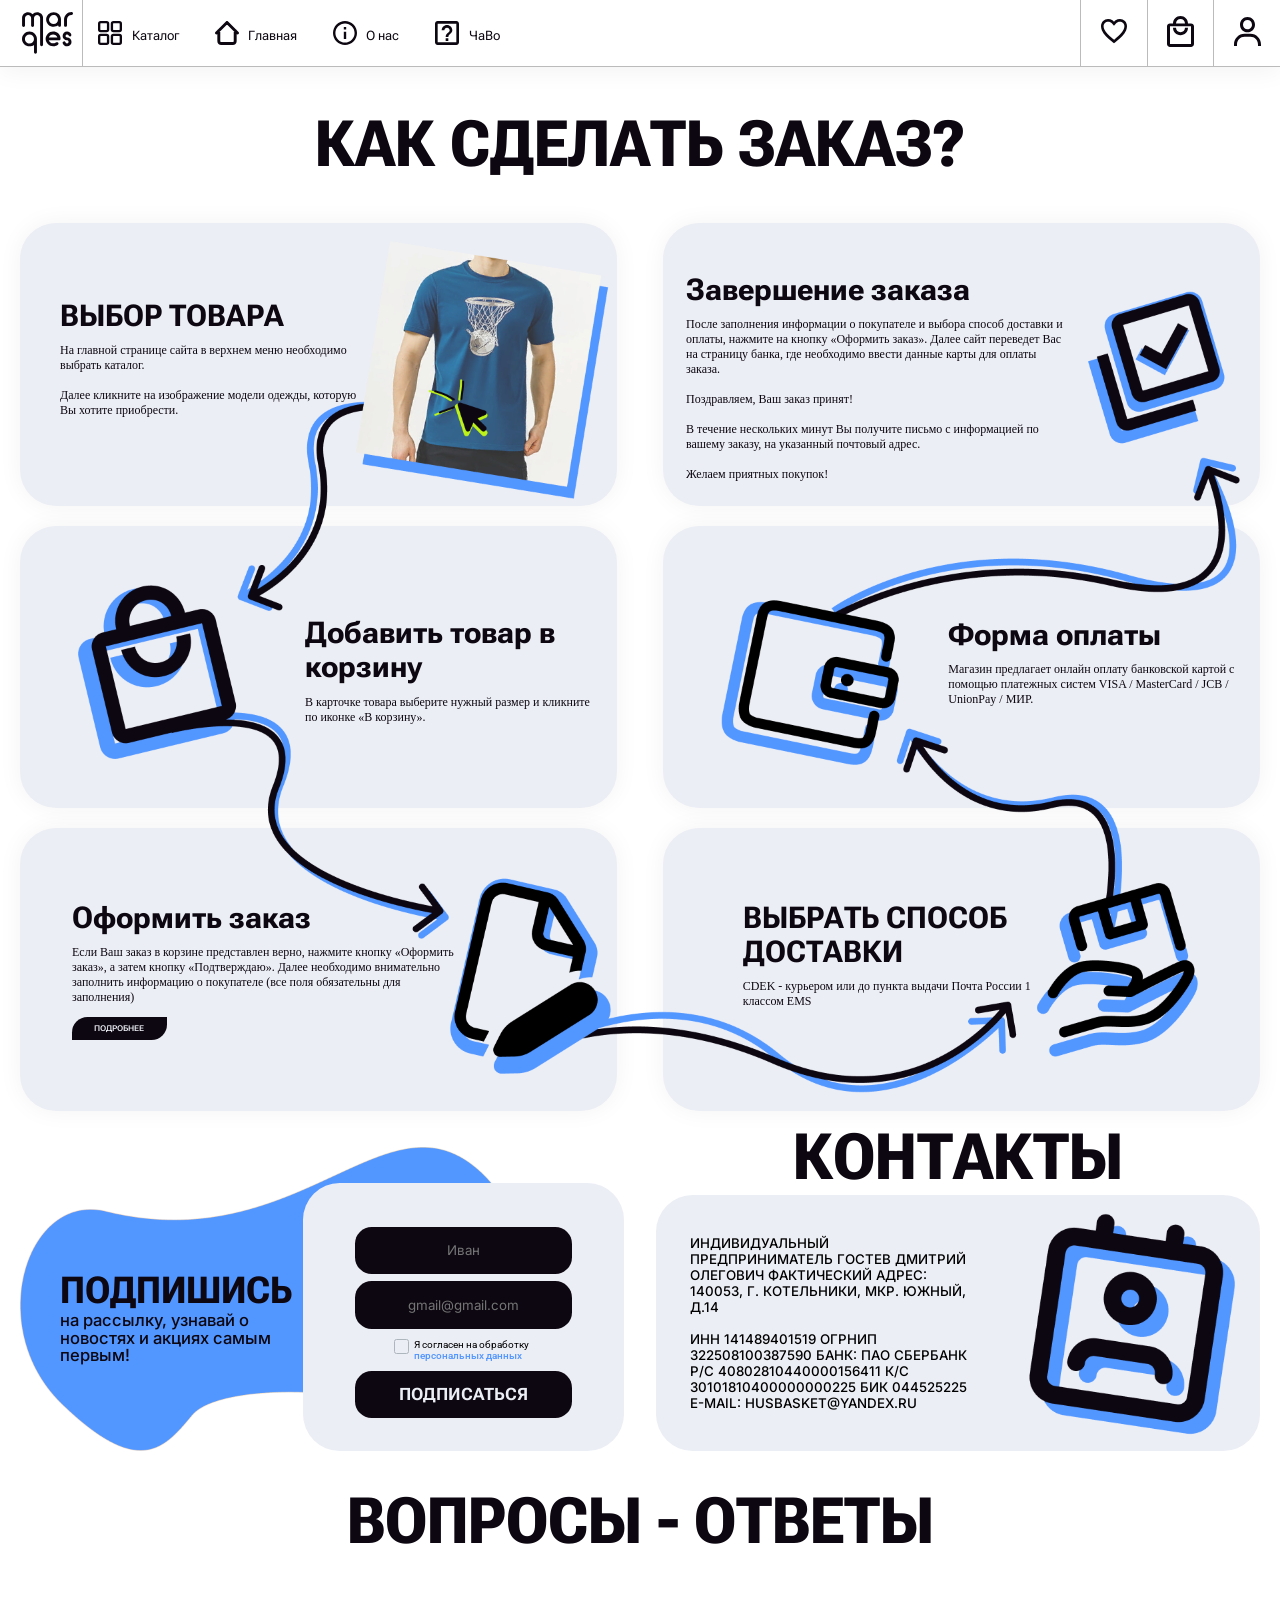
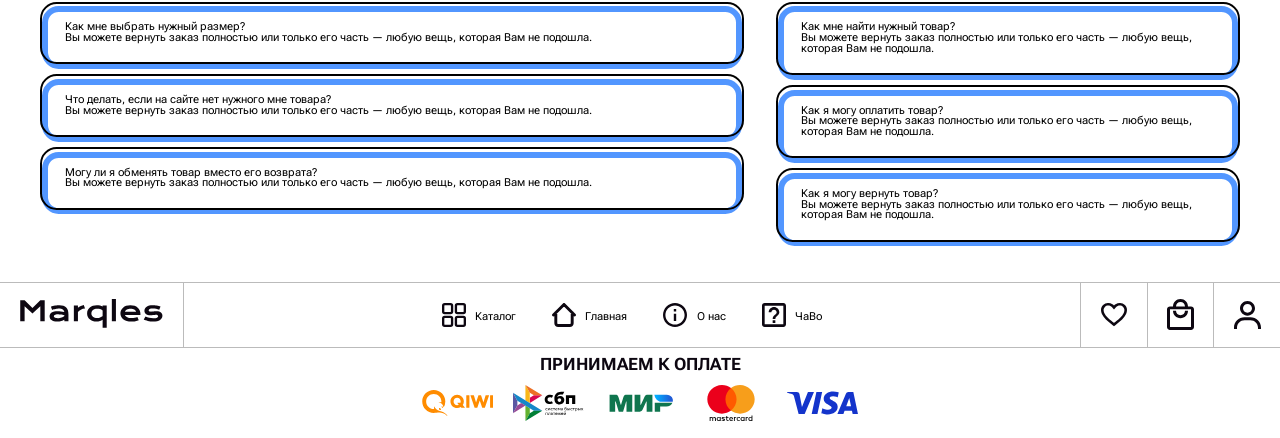
<file: question.html>
<!DOCTYPE html>
<html lang="ru">

<head>
    <meta charset="UTF-8">
    <meta name="viewport" content="width=device-width, initial-scale=1.0">
    <title>Вопросы</title>
    <link rel="stylesheet" href="fonts/stylesheet.css">
    <link rel="stylesheet" href="css/style.css">
    <script src="https://ajax.googleapis.com/ajax/libs/jquery/3.6.4/jquery.min.js"></script>
    <script src="https://snipp.ru/cdn/jqueryui/1.12.1/jquery-ui.min.js"></script>
</head>

<body>
    <div class="wrapper">
        <header class="header">
            <div class="header__container">
                <div class="header__nav-menu">
                    <div class="header__logo_wrapper">
                        <a class="header__logo" href="#">
                            <img class="logo__desctop" src="img/logo.svg" alt="logo">
                            <img class="logo__mobile" src="img/logo_mobile.svg" alt="logo">
                        </a>
                    </div>
                    <ul class="menu__list">
                        <li class="menu__item"><a href="#" class="menu__link"><img src="img/catalog.svg" alt="Каталог"
                                    class="menu__img"><span>Каталог</span></a></li>
                        <li class="menu__item"><a href="#" class="menu__link"><img src="img/home.svg" alt="Главная"
                                    class="menu__img"><span>Главная</span></a></li>
                        <li class="menu__item"><a href="#" class="menu__link"><img src="img/about.svg" alt="О нас"
                                    class="menu__img"><span>О нас</span></a></li>
                        <li class="menu__item"><a href="#" class="menu__link"><img src="img/question.svg" alt="ЧаВо"
                                    class="menu__img"><span>ЧаВо</span></a></li>


                        <li class="menu__item_right"><a href="#" class="menu__link_right"><img src="img/like.svg"
                                    alt="like" class="menu__img"></a></li>
                        <li class="menu__item_right"><a href="#" class="menu__link_right"><img src="img/cart.svg"
                                    alt="cart" class="menu__img"></a></li>
                        <li class="menu__item_right"><a href="#" class="menu__link_right"><img src="img/user.svg"
                                    alt="user" class="menu__img"></a></li>
                    </ul>
                </div>
            </div>
        </header>
        <div class="main">
            <div class="make__order__title">
                Как сделать заказ?
            </div>
            <div class="make__order">
                <img class="make__order__bg" src="img/333.png" alt="">
                <div class="make__order__item order1">
                    <div class="make__order__item__left">
                        <div class="title">
                            ВЫБОР ТОВАРА
                        </div>
                        <div class="text">
                            На главной странице сайта в верхнем меню необходимо выбрать каталог.
                            <br><br>
                            Далее кликните на изображение модели одежды, которую Вы хотите приобрести.
                        </div>
                    </div>
                    <img src="img/1111.png" alt="">
                </div>
                <div class="make__order__item order2">
                    <div class="make__order__item__left">
                        
                        <div class="title">
                            Завершение заказа
                        </div>
                        <div class="text">

                            После заполнения информации о покупателе и выбора способ доставки и оплаты, нажмите на
                            кнопку «Оформить заказ». Далее сайт переведет Вас на страницу банка, где необходимо ввести
                            данные карты для оплаты заказа.
                            <br><br>
                            Поздравляем, Ваш заказ принят!
                            <br><br>
                            В течение нескольких минут Вы получите письмо с информацией по вашему заказу, на указанный
                            почтовый адрес.
                            <br><br>
                            Желаем приятных покупок!
                        </div>
                    </div>
                    <img src="img/2222.png" alt="">
                </div>
                <div class="make__order__item order3">
                    <img class="img_right" src="img/4444.png" alt="">
                    <div class="make__order__item__right">
                        <div class="title">
                            Добавить товар
                            в корзину
                        </div>
                        <div class="text">
                            В карточке товара выберите нужный размер и кликните по иконке «В корзину».
                        </div>
                        
                    </div>
                    
                    
                </div>
                <div class="make__order__item order4">
                    <img class="img_right" src="img/5555.png" alt="">
                    <div class="make__order__item__right">
                        <div class="title">
                            Форма оплаты
                        </div>
                        <div class="text">

                            Магазин предлагает онлайн оплату банковской
                            картой с помощью платежных систем
                            VISA / MasterCard / JCB / UnionPay / МИР.
                        </div>
                        
                    </div>
                </div>
                <div class="make__order__item order5">
                    <div class="make__order__item__left">
                        
                        <div class="title">
                            Оформить заказ
                        </div>
                        <div class="text">
                            Если Ваш заказ в корзине представлен верно, нажмите кнопку «Оформить заказ», а затем кнопку
                            «Подтверждаю». Далее необходимо внимательно заполнить информацию о покупателе (все поля
                            обязательны для заполнения)
                        </div>
                        <div class="make__order__link">
                            <a href="">ПОДРОБНЕЕ</a>
                        </div>
                    </div>
                    <img src="img/6666.png" alt="">
                </div>
                <div class="make__order__item order6">
                    <div class="make__order__item__left">
                        <div class="title">
                            ВЫБРАТЬ СПОСОБ
                            ДОСТАВКИ
                        </div>
                        <div class="text">

                            CDEK - курьером или до пункта выдачи
                            Почта России 1 классом
                            EMS
                        </div>
                    </div>
                    <img src="img/7777.png" alt="">
                </div>
            </div>
            <div class="questions__contact">
                <div class="questions__contact__container">
                    <div class="questions__contact__left">
                        <img class="questions__contact__left__bg" src="img/question22.png" alt="">
                        <img class="questions__contact__left__bg__mobile" src="img/question333.png" alt="">
                        <div class="container">
                            <div class="questions__contact__left__title">
                                <div class="title">
                                    ПОДПИШИСЬ
                                </div>
                                <iv class="subtitle">
                                    на рассылку, узнавай о новостях и акциях самым первым!
                                </iv>
                            </div>
                            <div class="questions__contact__left__form">
                                <form action="">
                                    <input type="text" id="recipient-name" placeholder="Иван" name="recipient-name"
                                        required>
                                    <input type="email" id="recipient-email" placeholder="gmail@gmail.com"
                                        name="recipient-email" required>
                                    <div class="order__offerta">
                                        <input type="checkbox" class="custom-checkbox" id="oferta" name="oferta"
                                            value="yes">
                                        <label for="oferta">Я согласен на обработку
                                            <a class="offerta__link" href="">персональных данных</a></label>
                                    </div>
                                    <button>
                                        ПОДПИСАТЬСЯ
                                    </button>
                                </form>
                            </div>
                        </div>

                    </div>
                    <div class="questions__contact__right">
                        <div class="questions__contact__right__title">
                            КОНТАКТЫ
                        </div>
                        <div class="questions__contact__right__main">
                            <div class="questions__contact__right__title_mobile">
                                КОНТАКТЫ
                            </div>
                            <div class="questions__contact__right__left">
                                ИНДИВИДУАЛЬНЫЙ ПРЕДПРИНИМАТЕЛЬ
                                ГОСТЕВ ДМИТРИЙ ОЛЕГОВИЧ
                                Фактический адрес: 140053,
                                г. Котельники, мкр. Южный, д.14
                                <br> <br>
                                ИНН 141489401519
                                ОГРНИП 322508100387590
                                Банк: ПАО СБЕРБАНК
                                Р/с 40802810440000156411
                                К/с 30101810400000000225
                                БИК 044525225
                                E-mail: husbasket@yandex.ru
                            </div>
                            <div class="questions__contact__right__right">
                                <img src="img/q2.png" alt="">
                            </div>
                        </div>
                    </div>
                </div>
            </div>
            <div class="questions__answer">
                <div class="questions__answer__container">
                    <div class="questions__answer__title">
                        ВОПРОСЫ - ОТВЕТЫ
                    </div>
                    <div class="questions__answer__main">
                        <div class="questions__answer__left">
                            <div class="questions__answer__left__accordion">
                                <div class="accordion-item">
                                    <div class="accordion-header">Как мне выбрать нужный размер?</div>
                                    <div>
                                        Вы можете вернуть заказ полностью или только его часть — любую вещь, которая Вам
                                        не подошла.
                                    </div>
                                </div>

                                <div class="accordion-item">
                                    <div class="accordion-header">Что делать, если на сайте нет нужного мне товара?
                                    </div>
                                    <div>
                                        Вы можете вернуть заказ полностью или только его часть — любую вещь, которая Вам
                                        не подошла.
                                    </div>
                                </div>

                                <div class="accordion-item">
                                    <div class="accordion-header">Могу ли я обменять товар вместо его возврата?</div>
                                    <div>
                                        Вы можете вернуть заказ полностью или только его часть — любую вещь, которая Вам
                                        не подошла.
                                    </div>
                                </div>
                            </div>
                        </div>
                        <div class="questions__answer__right">
                            <div class="questions__answer__left__accordion">
                                <div class="accordion-item">
                                    <div class="accordion-header">Как мне найти нужный товар?</div>
                                    <div>
                                        Вы можете вернуть заказ полностью или только его часть — любую вещь, которая Вам
                                        не подошла.
                                    </div>
                                </div>

                                <div class="accordion-item">
                                    <div class="accordion-header">Как я могу оплатить товар?</div>
                                    <div>
                                        Вы можете вернуть заказ полностью или только его часть — любую вещь, которая Вам
                                        не подошла.
                                    </div>
                                </div>

                                <div class="accordion-item">
                                    <div class="accordion-header">Как я могу вернуть товар?</div>
                                    <div>
                                        Вы можете вернуть заказ полностью или только его часть — любую вещь, которая Вам
                                        не подошла.
                                    </div>
                                </div>
                            </div>
                        </div>
                    </div>
                </div>
            </div>
        </div>
        <footer class="footer">
            <div class="footer-navigation">
                <div class="footer-navigation__container">
                    <div class="footer-navigation__nav-menu">
                        <div class="footer-navigation__logo_wrapper">
                            <a class="footer-navigation__logo" href="#">
                                <img class="footer_logo__desctop" src="img/footer_logo.svg" alt="logo">
                                <img class="footer_logo__mobile" src="img/logo_mobile.svg" alt="logo">
                            </a>
                        </div>
                        <ul class="footer__menu__list">
                            <li class="footer__menu__item"><a href="#" class="footer__menu__link"><img
                                        src="img/catalog.svg" alt="Каталог"
                                        class="footer__menu__img"><span>Каталог</span></a></li>
                            <li class="footer__menu__item"><a href="#" class="footer__menu__link"><img
                                        src="img/home.svg" alt="Главная"
                                        class="footer__menu__img"><span>Главная</span></a></li>
                            <li class="footer__menu__item"><a href="#" class="footer__menu__link"><img
                                        src="img/about.svg" alt="О нас" class="footer__menu__img"><span>О нас</span></a>
                            </li>
                            <li class="footer__menu__item"><a href="#" class="footer__menu__link"><img
                                        src="img/question.svg" alt="ЧаВо"
                                        class="footer__menu__img"><span>ЧаВо</span></a></li>


                            <li class="footer__menu__item_right"><a href="#" class="footer__menu__link_right"><img
                                        src="img/like.svg" alt="like" class="footer__menu__img"></a></li>
                            <li class="footer__menu__item_right"><a href="#" class="footer__menu__link_right"><img
                                        src="img/cart.svg" alt="cart" class="footer__menu__img"></a></li>
                            <li class="footer__menu__item_right"><a href="#" class="footer__menu__link_right"><img
                                        src="img/user.svg" alt="user" class="footer__menu__img"></a></li>
                        </ul>
                    </div>
                </div>
            </div>
            <div class="payment-types">
                <div class="payment-types__title">
                    ПРИНИМАЕМ К ОПЛАТЕ
                </div>
                <div class="payment-types__main">
                    <img src="img/QIWI_logo.svg" alt="">
                    <img src="img/СБП_логотип.svg" alt="">
                    <img src="img/Mir-logo.SVG.svg" alt="">
                    <img src="img/Mastercard-logo.svg" alt="">
                    <img src="img/Visa_2021.svg" alt="">
                </div>
            </div>
        </footer>
    </div>
    <script>
        $('.questions__answer__left__accordion').accordion({
            collapsible: true,
            active: true,
            heightStyle: 'content',
            header: '> .accordion-item > .accordion-header'
        });
    </script>

    <script src="js/main.js"></script>
</body>

</html>
</file>
<file: css/style.css>
@import url("https://fonts.googleapis.com/css2?family=Roboto+Flex:opsz,wght@8..144,100;8..144,200;8..144,300;8..144,400;8..144,500;8..144,600;8..144,700;8..144,800;8..144,900;8..144,1000&display=swap");
@import url("https://fonts.googleapis.com/css2?family=Inter:wght@100;200;300;400;500;600;700;800;900&display=swap");
@import url("https://fonts.googleapis.com/css2?family=Oswald:wght@200;300;400;500;600;700&display=swap");
@import url("https://fonts.googleapis.com/css2?family=Roboto:ital,wght@0,100;0,300;0,400;0,500;0,700;0,900;1,100;1,300;1,400;1,500;1,700;1,900&display=swap");
@charset "UTF-8";

* {
    padding: 0px;
    margin: 0px;
    border: 0px;
}

*,
*:before,
*:after {
    box-sizing: border-box;
}
html {
    font-size: calc(16vw / 19.2);
}
@media screen and (max-width: 768px) {
    html {
        font-size: calc(15vw / 4.3);
    }
}
html,
body {
    height: 100%;
    min-width: 20rem;
}

body {
    color: #000;
    line-height: 1;
    font-family: "Roboto Flex";
}

input,
button,
textarea {
    font-family: "Roboto Flex";
    font-size: inherit;
}

button {
    cursor: pointer;
    color: inherit;
    background-color: inherit;
}

a {
    color: inherit;
}

a:link,
a:visited {
    text-decoration: none;
}

a:hover {
    text-decoration: none;
}

ul li {
    list-style: none;
}

h1,
h2,
h3,
h4,
h5,
h6 {
    font-weight: inherit;
    font-size: inherit;
}
.body__white {
    background-color: #fff;
}
.main {
    position: relative;
    z-index: 0;
}
.header {
    border-bottom: 1px solid #bbb;
    background: #fff;
    box-shadow: 0px 5px 25px 0px rgba(0, 0, 0, 0.05);
    height: 6.25rem;
    position: relative;
    z-index: 11111;
}
.header__container {
    display: flex;
    justify-content: space-between;
    align-items: center;
    height: 100%;
    width: 100%;
}
.header__nav-menu {
    display: flex;
    height: 100%;
    align-items: center;
    width: 100%;
}
.header__logo_wrapper {
    max-width: 8.3125rem;
    width: 8.3125rem;
    border-right: 1px solid #bbb;
    height: 100%;
    display: flex;
    align-items: center;
}
.header__logo {
    display: flex;
    margin-left: 2.0625rem;
}
.header__logo img {
    display: block;
    height: auto;
}
.header__logo .logo__desctop {
    max-width: 4.8125rem;
}
.header__logo .logo__mobile {
    display: none;
}
.header__nav-menu .menu__list {
    display: flex;
    height: 100%;
    align-items: center;
    width: 100%;
}
.header__nav-menu .menu__item {
    padding: 0 1.6875rem;
    height: 100%;
    display: flex;
    align-items: center;
    justify-content: center;
}
.header__nav-menu .menu__item:first-child {
    padding-left: 1.4375rem;
}
.header__nav-menu .menu__item:last-child {
    padding-right: 0rem;
}

.menu__item_right:nth-last-child(3) {
    margin-left: auto;
}
.menu__item_right {
    max-width: 6.25rem;
    width: 6.25rem;
    height: 100%;
    display: flex;
    justify-content: center;
    align-items: center;
    border-left: 1px solid #bbb;
}

.header__nav-menu .menu__link {
    display: flex;
    align-items: center;
    color: var(--1, #0d0711);
    font-size: 1.25rem;
    font-style: normal;
    font-weight: 400;
    line-height: normal;
}
.header__nav-menu .menu__link span {
    margin-top: 0.5rem;
}
.header__nav-menu .menu__link img {
    margin-right: 0.875rem;
    max-width: 2.25rem;
}
.header__nav-menu .menu__link_right img {
    max-width: 2.5rem;
}
@media (max-width: 768px) {
    .header__nav-menu .menu__item:not(:first-child) span {
        display: none;
    }

    .header {
        height: 2.75644rem;
    }
    .header__logo .logo__desctop {
        display: none;
    }
    .header__logo .logo__mobile {
        display: block;
        width: 5.07019rem;
    }
    .header__logo {
        margin: 0 auto;
    }
    .header__logo_wrapper {
        max-width: 7.25rem;
        width: 7.25rem;
    }
    .header__nav-menu .menu__link {
        font-size: 0.55556rem;
    }
    .header__nav-menu .menu__link span {
        margin-top: 0;
    }
    .header__nav-menu .menu__link img {
        margin-right: 0.33rem;
        max-width: 0.9925rem;
    }
    .menu__item_right {
        max-width: 2.75rem;
        width: 2.75rem;
    }
    .header__nav-menu .menu__item {
        max-width: 2.75rem;
        border-right: 1px solid #bbb;
        width: 2.75rem;
    }
    .header__nav-menu .menu__item:not(:first-child) .menu__link img {
        margin-right: 0;
    }
    .header__nav-menu .menu__item:first-child {
        max-width: 6rem;
        width: 6rem;
    }
    .header__nav-menu .menu__link_right img {
        max-width: 0.99281rem;
    }
    .header__nav-menu .menu__item {
        padding: 0;
    }
    .header__nav-menu .menu__item:first-child {
        padding: 0;
    }
    .menu__item_right:nth-last-child(3) {
        border-left: none;
        margin-left: 0;
    }
    .header__user-menu .menu__item,
    .header__nav-menu .menu__item,
    .header__nav-menu .menu__item_right {
        flex-grow: 1;
    }
}
.first-screen {
    position: relative;
    overflow: hidden;
}
.first-screen__container {
    height: 100%;
    position: relative;
    text-align: center;
}
.first-screen__background {
    margin: 0 auto;
    max-width: 100%;
    max-height: 100%;
    padding-top: 2.3125rem;
    z-index: 1;
}
.first-screen__background_mobile {
    display: none;
    margin: 0 auto;
    width: 100%;
    height: auto;
    padding: 0.75rem 2.56rem 0;
}
@media (max-width: 768px) {
    .first-screen__background {
        display: none;
    }
    .first-screen__background_mobile {
        display: block;
    }
}
.product-categories {
    background: #fbfbfb;
    border-top: 1px solid #bbb;
    border-bottom: 1px solid #bbb;
}
.product-categories__container {
    padding: 2.125rem 3.25rem;
}
.product-categories__list {
    display: flex;
    justify-content: space-between;
    align-items: center;
    gap: 1.625rem 0.625rem;
    font-size: 1.5rem;
}
.product-categories__img-wrapper {
    height: 10.6875rem;
    display: flex;
    align-items: center;
    justify-content: center;
}
.product-categories__img-wrapper img {
    max-width: 100%;
}
.product-categories__text {
    color: #110d1c;
    text-align: center;
    font-style: normal;
    font-weight: 700;
    line-height: 1;
    letter-spacing: 0.0059rem;
    text-transform: uppercase;
    margin-top: -1.1875rem;
}
.product-categories__item {
    width: 10.6875rem;
}
.product-categories .product__header {
    display: none;
}

.product__header {
    background: #fbfbfb;
    padding: 5.5625rem 2.3125rem 5.5625rem 3.125rem;
    display: flex;
    justify-content: space-between;
    align-items: center;
}
.product__first-title {
    color: var(--1, #0d0711);
    font-size: 6rem;
    font-style: normal;
    font-weight: 700;
    line-height: 3.125rem;
}
.product__show-more {
    color: #5296ff;
    font-size: 6rem;
    font-style: normal;
    font-weight: 700;
    line-height: 3.125rem;
    text-transform: uppercase;
}
.product__show-more__mobile {
    display: none;
}
.product__list {
    display: flex;
    justify-content: space-between;
    width: 100%;
    flex-wrap: wrap;
}
.product__item {
    background: #fff;
    width: 25%;
    padding: 4.375rem 2.3125rem 1.5rem;
    border: 1px solid #bbb;
    /* border-bottom: 1px solid #bbb;
    border-right: 1px solid #bbb; */
    cursor: pointer;
}
/* .product__item:last-child {
    border-right: none;
} */
.product__item__wrap {
    max-width: 19.5rem;
    margin: 0 auto;
}
.product__image img {
    max-width: 100%;
}
.product__title {
    padding-top: 1.5625rem;
}
.product__title,
.product__article {
    color: #110d1c;
    font-family: Inter;
    font-size: 1rem;
    font-style: normal;
    font-weight: 400;
    line-height: 1.375rem;
    letter-spacing: 0.0059rem;
}
.product__price {
    color: #110d1c;
    font-family: Oswald;
    font-size: 1.875rem;
    font-style: normal;
    font-weight: 400;
    line-height: 2rem;
    letter-spacing: 0.0059rem;
    padding-top: 1.8125rem;
}

.products-tagline {
    background: #fbfbfb;
    border-bottom: 1px solid #bbb;
}
.products-tagline__container {
    padding: 5.5rem 2.4375rem;
}
.products-tagline__main {
    border-radius: 3.4375rem;
    background: #110d1c;
    padding: 3.8125rem 0 3.25rem;
    color: #fff;
    font-size: 7.4336rem;
    font-style: normal;
    font-weight: 600;
    line-height: 8.053rem;
    letter-spacing: 0.0073rem;
    text-transform: uppercase;
}
.products-tagline__line-1,
.products-tagline__line-2,
.products-tagline__line-3 {
    display: flex;
    align-items: center;
    justify-content: center;
}
.products-tagline__line-1 {
    margin-left: 3.125rem;
}
.products-tagline__line-1 svg {
    margin-left: 0.5625rem;
    max-width: 15.625rem;
    height: auto;
}
.products-tagline__line-3 {
    margin-right: 9.6875rem;
}
.products-tagline__line-3 svg {
    padding-right: 0.5625rem;
    max-width: 15.625rem;
    height: auto;
}
.product__show-more__mobile img {
    width: 3rem;
    height: 3rem;
}
@media (max-width: 768px) {
    .product-categories,
    .product__header {
        background: #fff;
    }
    .product__item {
        width: 50%;
        padding: 1.955rem 2.3462rem 0.6056rem;
    }
    .product__header {
        align-items: end;
    }
    .product-categories__container {
        padding: 1.5rem 1.0625rem;
    }
    .product-categories__text {
        font-size: 0.76019rem;
        line-height: 0.89363rem;
        letter-spacing: 0.00263rem;
        margin-top: -6px;
    }
    .product-categories__item {
        width: 4.775rem;
    }
    .product-categories__img-wrapper {
        max-height: 4.75rem;
    }
    .product-categories {
        border: none;
    }
    .product-categories__list {
        display: grid;
        grid-template-columns: repeat(4, 4.775rem);
        grid-auto-rows: 5.0981rem;
    }
    .product__show-more {
        display: none;
    }
    .product__show-more__mobile {
        display: flex;
        padding-left: 1.25rem;
    }
    .product__header {
        padding: 1.625rem 1.9375rem 1.625rem 2.1rem;
    }
    .product-categories .product__header {
        display: flex;
    }
    .product__first-title {
        font-size: 2.8125rem;
        line-height: 3.125rem;
    }
    .product__title,
    .product__article {
        font-size: 0.44688rem;
        line-height: 0.61444rem;
        letter-spacing: 0.00263rem;
    }
    .product__title {
        padding-top: 0.7rem;
    }
    .product__price {
        font-size: 0.83788rem;
        line-height: 0.89375rem;
        letter-spacing: 0.00263rem;
        padding-top: 0.79rem;
    }
    .products-tagline {
        background: #fff;
    }
    .products-tagline__container {
        padding: 1.6rem 0.75rem;
    }
    .products-tagline__main {
        border-radius: 0.85938rem;
        padding: 0.87rem 0 0.85rem;
        font-size: 1.85838rem;
        line-height: 2.01325rem;
        letter-spacing: 0.00181rem;
    }
    .products-tagline__line-3 svg {
        padding-right: 0.1938rem;
        max-width: 3.8912rem;
        height: auto;
    }
    .products-tagline__line-1 svg {
        padding-right: 0.1938rem;
        max-width: 3.8912rem;
        height: auto;
    }
    .products-tagline__line-3 {
        margin-right: 3.6875rem;
    }
}
.seasonal-banner {
    background: #fbfbfb;
}
.seasonal-banner__container {
    padding: 5.5625rem 1.875rem 0rem;
}
.banner__content {
    position: relative;
    padding-bottom: 1.5rem;
    text-align: center;
}
.banner__background {
    max-width: 100%;
    position: relative;
    z-index: 1;
}
.banner__wrapper {
    position: relative;
    z-index: 22;
    margin-top: -8.4375rem;
}
.banner__text {
    text-align: center;
    color: #fff;
    font-family: Inter;
    font-size: 1.5625rem;
    font-style: normal;
    font-weight: 500;
    line-height: 106.7%;
}
.banner__link {
    border-radius: 0.9375rem;
    background: #bef318;
    height: 4.25rem;
    width: 13.4375rem;
    display: flex;
    align-items: center;
    justify-content: center;
    margin: 0 auto;
    color: #0d0711;
    font-size: 1.25rem;
    font-style: normal;
    font-weight: 400;
    line-height: normal;
    margin-top: 0.875rem;
}
.banner__link svg {
    margin-left: 0.375rem;
    max-width: 1.5rem;
}
@media (max-width: 768px) {
    .seasonal-banner__container {
        padding: 1.625rem 0.7538rem 0rem;
    }
    .banner__wrapper {
        display: none;
    }
    .banner__content {
        padding-bottom: 0;
    }
    .seasonal-banner {
        background: #fff;
    }
}

.new-collection-banner {
    background: #fbfbfb;
}
.new-collection-banner__container {
    padding: 5.5625rem 1.875rem 0rem;
}
.new-collection-banner .banner__link_background {
    background: #fff;
}
.banner__link_background_orange {
    background: #e97c18;
}
.button_color_orange {
    color: #e97c18;
}
.new-collection-banner .banner__text_color {
    color: #e97c18;
}

.slideUp {
    opacity: 0;
    transform: translateY(100px);
    transition:
        opacity 0.5s,
        transform 0.5s;
}
@media (max-width: 768px) {
    .new-collection-banner {
        background: #fff;
    }
    .seasonal-banner__container,
    .new-collection-banner__container {
        padding: 1.75rem 1.1875rem 0px;
    }
}

.team-equipment {
    background: #fbfbfb;
}
.main__title {
    color: var(--1, #0d0711);
    font-size: 6rem;
    font-style: normal;
    font-weight: 700;
    line-height: normal;
    text-transform: uppercase;
    padding: 5.5625rem 3.125rem;
}
.team-equipment__main {
    border-top: 1px solid #bbb;
    border-bottom: 1px solid #bbb;
    display: flex;
    justify-content: space-between;
    padding: 0;
}
.team-equipment_left,
.team-equipment_right {
    width: 50%;
    border: none;
    padding: 0;
}
.team-equipment_left {
    padding: 0.5rem 0 2.1875rem;
}
.team-equipment__img {
    text-align: center;
    padding: 0 5.4375rem;
}
.team-equipment__img img {
    max-width: 100%;
    height: auto;
}
.team-equipment__content-wrapper {
    max-width: 54.625rem;
    margin: 0 auto;
    padding-top: 1.375rem;
    padding: 1.375rem 1.25rem 0;
}
.team-equipment__text {
    color: #000;
    font-size: 1.875rem;
    font-style: normal;
    font-weight: 400;
    line-height: normal;
}
.team-equipment .banner__link {
    background: #110d1c;
    color: #bef318;
    margin-top: 3.1875rem;
}
.team-equipment_right img {
    max-width: 100%;
    height: 100%;
    display: block;
}
@media (max-width: 768px) {
    .team-equipment_right img {
        max-width: 100%;
        height: auto;
        display: block;
    }
    .team-equipment {
        background: #fff;
    }
    .main__title {
        font-size: 2.1875rem;
        padding: 1.625rem 1.9375rem;
    }
    .team-equipment__img {
        display: none;
    }
    .team-equipment__main {
        flex-direction: column;
    }
    .team-equipment_left,
    .team-equipment_right {
        width: 100%;
    }
    .team-equipment_left {
        order: 2;
        text-align: center;
        border-top: 1px solid #bbb;
    }
    .team-equipment_right {
        order: 1;
    }
    .team-equipment .banner__link {
        border-radius: 0.41994rem;
        font-size: 0.55988rem;
        margin-top: 1.37rem;
        height: 1.9038rem;
        width: 6.6456rem;
    }
    .team-equipment__text {
        font-size: 0.83988rem;
    }
    .team-equipment__content-wrapper {
        max-width: 54.625rem;
        margin: 0 auto;
        padding-top: 1.375rem;
        padding: 1.375rem 1.25rem 0;
    }
    .banner__link svg {
        margin-left: 0.375rem;
        max-width: 0.67188rem;
    }
}

.academy {
    background: #fbfbfb;
}
.academy__banner {
    padding: 0 1.875rem 5.5625rem;
}
.academy__banner__img {
    position: relative;
}
.academy__banner__img img {
    display: block;
    max-width: 100%;
    height: auto;
    margin: 0 auto;
    position: relative;
    z-index: 1;
}
.academy__banner__content {
    max-width: 33.4375rem;
    z-index: 22;
    position: absolute;
    bottom: 16%;
    left: 5%;
}
.academy__banner__text {
    color: #110d1c;
    font-family: Inter;
    font-size: 1.25rem;
    font-style: normal;
    font-weight: 500;
    line-height: 106.7%;
}
.academy .banner__link {
    background: #110d1c;
    color: #bef318;
    margin: -0.625rem 0.625rem 0 auto;
}
@media (max-width: 768px) {
    .academy {
        background: #fff;
    }
    .academy__banner {
        padding: 0 1.35rem 2rem;
    }
    .academy__banner__content {
        max-width: 7.6244rem;
    }
    .academy__banner__text {
        font-size: 0.32894rem;
        line-height: 106.7%;
    }
    .academy .banner__link {
        border-radius: 0.19738rem;
        height: 0.895rem;
        width: 2.9344rem;
        font-size: 0.26319rem;
        margin-top: 0.875rem;
        margin: -0.25rem 0.625rem 0 auto;
    }
    .academy .banner__link svg {
        max-width: 0.31581rem;
    }
}

.info-block {
    padding-top: 5.5625rem;
    background: #fbfbfb;
}
.info-block__guarantee {
    border-radius: 1.5625rem 1.5625rem 0 0;
    background: #110d1c;
    padding: 0 3.125rem;
}
.info-block__title {
    color: #fff;
    font-size: 6rem;
    font-style: normal;
    font-weight: 700;
    line-height: 6rem;
    padding-top: 3.75rem;
}
.guarantee__main {
    display: flex;
    justify-content: space-between;
    padding-top: 2.1875rem;
    padding-bottom: 5.625rem;
    gap: 0 0.625rem;
}
.guarantee__item {
    max-width: 33.125rem;
    width: 100%;
}
.guarantee__subtitle {
    color: #fff;
    font-size: 1.5625rem;
    font-style: normal;
    font-weight: 700;
    line-height: normal;
}
.guarantee__text {
    color: #fff;
    font-family: Inter;
    font-size: 1.25rem;
    font-style: normal;
    font-weight: 500;
    line-height: normal;
    padding-top: 0.875rem;
}
.info-block__delivery {
    border-radius: 1.5625rem 1.5625rem 0 0;
    background: #5296ff;
    padding: 0 3.125rem;
    margin-top: -2.1875rem;
    padding-bottom: 3.4375rem;
}
.delivery__main {
    display: flex;
    justify-content: space-between;
    padding-top: 2.1875rem;
    gap: 0 0.625rem;
}
.delivery__item {
    max-width: 49.625rem;
    width: 100%;
}
.delivery__subtitle {
    color: #fff;
    font-size: 1.5625rem;
    font-style: normal;
    font-weight: 700;
    line-height: normal;
}
.delivery__text {
    color: #fff;
    font-family: Inter;
    font-size: 1.25rem;
    font-style: normal;
    font-weight: 500;
    line-height: normal;
    padding-top: 0.875rem;
}
.info-block__payment {
    background: #b6ff58;
    padding: 0 3.125rem;
    color: var(--1, #0d0711);
    padding-bottom: 3.4375rem;
}
.info-block__payment .info-block__title,
.info-block__payment .delivery__subtitle,
.info-block__payment .delivery__text {
    color: var(--1, #0d0711);
}
@media (max-width: 768px) {
    .info-block {
        background: #fff;
    }
    .delivery__main,
    .guarantee__main {
        display: block;
    }
    .guarantee__item,
    .delivery__item {
        max-width: 100%;
        padding-top: 21px;
    }
    .guarantee__item:first-child,
    .delivery__item:first-child {
        padding-top: 0;
    }
    .info-block__title {
        font-size: 2.5395rem;
        line-height: 2.8217rem;
        padding-top: 3.56rem;
    }
    .guarantee__subtitle,
    .delivery__subtitle {
        font-size: 1.41081rem;
        padding-top: 1.35rem;
    }
    .guarantee__text,
    .delivery__text {
        font-size: 1.12869rem;
        padding-top: 0.875rem;
    }
    .delivery__main {
        padding-top: 0.83rem;
    }
    .info-block {
        padding-top: 2.0206rem;
    }
}

.footer {
    height: 6.25rem;
}
.footer-navigation {
    height: 100%;
    border-top: 1px solid #bbb;
    border-bottom: 1px solid #bbb;
}
.footer-navigation__container {
    height: 100%;
}
.footer-navigation__nav-menu {
    display: flex;
    align-items: center;
    width: 100%;
    height: 100%;
}
.footer-navigation__logo_wrapper {
    height: 100%;
    border-right: 1px solid #bbb;
    display: flex;
    align-items: center;
    padding: 0 1.875rem;
}
.footer_logo__mobile {
    display: none;
}
.footer__menu__list {
    display: flex;
    justify-content: space-between;
    align-items: center;
    width: 100%;
    height: 100%;
}

.footer__menu__item,
.footer__menu__item_right {
    display: flex;
    align-items: center;
    height: 100%;
    min-width: 6.25rem;
    justify-content: center;
}
.footer__menu__link,
.footer__menu__link_right {
    display: flex;
    align-items: center;
}
.footer__menu__item:first-child {
    margin-left: auto;
}
.footer__menu__item {
    padding: 0 1.6875rem;
}
.footer__menu__item img {
    display: block;
    margin-right: 0.875rem;
    max-width: 2.25rem;
}
.footer__menu__item_right img {
    display: block;
    max-width: 2.5rem;
}
.footer__menu__link span {
    margin-top: 0.5rem;
}
.footer__menu__item_right:nth-last-child(3) {
    margin-left: auto;
}
.footer__menu__item_right {
    border-left: 1px solid #bbb;
}
.footer_logo__desctop {
    max-width: 13.375rem;
}
@media (max-width: 768px) {
    .footer-navigation__nav-menu .footer__menu__item:not(:first-child) span {
        display: none;
    }

    .footer-navigation {
        height: 2.75644rem;
    }
    .footer-navigation__logo .footer_logo__desctop {
        display: none;
    }
    .footer-navigation__logo .footer_logo__mobile {
        display: block;
        width: 5.07019rem;
    }
    .footer-navigation__logo {
        margin: 0 auto;
    }
    .footer-navigation__logo_wrapper {
        max-width: 7.25rem;
        width: 7.25rem;
        padding: 0;
    }
    .footer-navigation__nav-menu .footer__menu__link {
        font-size: 0.55556rem;
    }
    .footer-navigation__nav-menu .footer__menu__link span {
        margin-top: 0;
    }
    .footer-navigation__nav-menu .footer__menu__link img {
        margin-right: 0.33rem;
        max-width: 0.9925rem;
    }
    .footer__menu__item_right {
        max-width: 2.75rem;
        width: 2.75rem;
    }
    .footer-navigation__nav-menu .footer__menu__item {
        max-width: 2.75rem;
        border-right: 1px solid #bbb;
        width: 2.75rem;
    }
    .footer-navigation__nav-menu .footer__menu__item:not(:first-child) .footer__menu__link img {
        margin-right: 0;
    }
    .footer-navigation__nav-menu .footer__menu__item:first-child {
        max-width: 6rem;
        width: 6rem;
    }
    .footer-navigation__nav-menu .menu__linfooter__menu__link_rightk_right img {
        max-width: 0.99281rem;
    }
    .footer-navigation__nav-menu .footer__menu__item {
        padding: 0;
    }
    .footer-navigation__nav-menu .footer__menu__item:first-child {
        padding: 0;
    }
    .footer__menu__item_right:nth-last-child(3) {
        border-left: none;
        margin-left: 0;
    }
    .header__user-menu .footer__menu__item,
    .footer-navigation__nav-menu .menfooter__menu__itemu__item,
    .footer-navigation__nav-menu .footer__menu__item_right {
        flex-grow: 1;
    }
    .footer__menu__item,
    .footer__menu__item_right {
        min-width: auto;
    }
    .footer__menu__item_right img {
        max-width: 0.99281rem;
    }
}

.payment-types {
    padding: 0.625rem 0 1.5625rem;
}
.payment-types__title {
    color: var(--1, #0d0711);
    font-size: 1.5625rem;
    font-style: normal;
    font-weight: 700;
    line-height: normal;
    text-align: center;
}
.payment-types__main {
    max-width: 40.875rem;
    margin: 0 auto;
    display: flex;
    justify-content: space-between;
    padding-top: 1rem;
    flex-wrap: wrap;
}
.payment-types__main img {
    display: block;
    width: 6.68863rem;
    height: 3.41863rem;
}
@media (max-width: 768px) {
    .payment-types__title {
        font-size: 1.5625rem;
    }
    .payment-types__main {
        justify-content: center;
        gap: 5px 5px;
        padding: 0 1.875rem;
    }
    .payment-types__main img {
        display: block;
        width: 6.68863rem;
        height: 3.41863rem;
    }
}

/* ABOUT*/
.about {
    padding-bottom: 3.125rem;
}
.about__main__wrapper {
    padding: 0 2.25rem;
}
.about__container {
    padding: 1.875rem 0 0;
}
.about__wrapper {
    border-radius: 3.4375rem;
    background: #5296ff;
    text-align: center;
    padding: 6.25rem 1.25rem;
}
.about__title {
    color: #110d1c;
    font-size: 6rem;
    font-style: normal;
    font-weight: 700;
    line-height: 3.125rem;
}
.about__text {
    max-width: 63.1875rem;
    color: #110d1c;
    font-size: 1.5625rem;
    font-style: normal;
    font-weight: 300;
    line-height: normal;
    margin: 0 auto;
    padding-top: 3.0625rem;
}
@media (max-width: 768px) {
    .about__main__wrapper {
        padding: 0 1.81rem;
    }
    .about__title {
        font-size: 2.8125rem;
        line-height: 3.125rem;
    }
    .about__wrapper {
        padding: 1.87rem 1.8rem 2.63rem;
    }
    .about__text {
        font-size: 1rem;
        padding-top: 1.2rem;
    }
}

.mission-block__container {
    padding-top: 2.1875rem;
    display: flex;
    justify-content: space-between;
}
.mission-block__item {
    width: calc(50% - 1.3125rem);
    border-radius: 3.4375rem;
    background: #eceef5;
    padding: 4.3125rem 1.25rem;
}
.mission-block__title {
    color: #110d1c;
    text-align: center;
    font-family: Cultbold;
    font-size: 9.0208rem;
    font-style: italic;
    font-weight: bold;
    line-height: 5.9348rem;
    text-align: center;
}
.mission-block__text {
    color: #110d1c;
    text-align: center;
    font-size: 2.1875rem;
    font-style: normal;
    font-weight: 500;
    line-height: normal;
    max-width: 44.4375rem;
    margin: 0 auto;
    padding-top: 3.875rem;
}
@media (max-width: 768px) {
    .mission-block__item {
        width: calc(100%);
        padding: 1.88rem 1.88rem 3.94rem;
    }
    .mission-block__container {
        flex-direction: column;
        gap: 2.1875rem 0;
    }
    .mission-block__title {
        font-size: 2.8125rem;
        line-height: 5.93475rem;
    }
    .mission-block__text {
        font-size: 1rem;
        padding-top: 0.37rem;
    }
}

.our-values__container {
    padding-top: 2.1875rem;
}
.our-values__wrapper {
    border-radius: 3.4375rem;
    background: #5296ff;
    padding: 5.6875rem 2.25rem 4rem;
}
.our-values__title__wrapper {
    text-align: center;
    position: relative;
}
.our-values__title {
    position: relative;
}
.our-values__title div {
    color: #110d1c;
    text-align: center;
    font-size: 6rem;
    font-style: normal;
    font-weight: 700;
    line-height: 3.125rem;
    position: relative;
    z-index: 22;
}
.our-values__title div::before {
    content: "НАШИ ЦЕННОСТИ";
    position: absolute;
    top: 0.625rem;
    left: 0;
    right: 0;
    bottom: 0;
    margin: 0 auto;
    z-index: -1;
    text-align: center;
    font-size: 6.1914rem;
    font-style: normal;
    font-weight: 700;
    line-height: 3.2247rem;
    color: transparent;
    -webkit-text-stroke: 1px #bef318;
}
.our-values__contant {
    display: flex;
    padding-top: 2.6875rem;
    justify-content: space-around;
    gap: 0 0.625rem;
    flex-wrap: wrap;
}
.our-values__item {
    max-width: 24.375rem;
}
.our-values__number {
    text-align: center;
    font-size: 3.4375rem;
    font-style: normal;
    font-weight: 900;
    line-height: normal;
    -webkit-text-stroke: 1px #bef318;
    color: transparent;
}
.our-values__text {
    color: #110d1c;
    text-align: center;
    font-size: 1.5625rem;
    font-style: normal;
    font-weight: 400;
    line-height: normal;
    padding-top: 0.375rem;
}
@media (max-width: 768px) {
    .our-values__wrapper {
        border-radius: 3.4375rem;
        padding: 1.87rem 2.25rem 3.81rem;
    }
    .our-values__title div {
        font-size: 2.8125rem;
        line-height: 3.125rem;
    }
    .our-values__title div::before {
        font-size: 2.9375rem;
        line-height: 3.25rem;
    }
    .our-values__text {
        font-size: 1rem;
    }
    .our-values__number {
        font-size: 3.4375rem;
    }
}

.advantages__container {
    padding-top: 2.1875rem;
    display: flex;
    justify-content: space-between;
    flex-wrap: wrap;
    gap: 2.1875rem 0;
}
.advantages__item {
    border-radius: 3.4375rem;
    background: #eceef5;
    width: calc(33% - 1.0625rem);
    min-height: 31.25rem;
    display: flex;
    flex-direction: column;
    padding: 6.125rem 1.25rem 1.25rem;
    align-items: center;
}
.advantages__subtitle {
    color: #5296ff;
    text-align: center;
    font-family: Cultbold;
    font-size: 2.8125rem;
    font-weight: bold;
    font-style: italic;
    line-height: normal;
    text-align: center;
}
.advantages__text {
    color: #110d1c;
    text-align: center;
    font-size: 1.5625rem;
    font-style: normal;
    font-weight: 400;
    line-height: normal;
    max-width: 28.625rem;
    margin: 0 auto;
    padding-top: 1.0625rem;
}
.advantages__item__main {
    padding-top: 0;
    display: flex;
    flex-direction: column;
    justify-content: center;
    align-items: center;
}
.advantages__main-title {
    color: #5296ff;
    text-align: center;
    font-family: Cultbold;
    font-size: 7.1272rem;
    font-weight: bold;
    font-style: italic;
    line-height: 3.125rem;
    -webkit-line-height: 1;
}
.advantages__title {
    color: #110d1c;
    text-align: center;
    font-family: Inter;
    font-size: 3.4375rem;
    font-style: normal;
    font-weight: 700;
    line-height: normal;
}
@media (max-width: 768px) {
    .advantages__item__main {
        order: -1;
    }
    .advantages__item {
        width: calc(100%);
    }
    .advantages__text {
        font-size: 1rem;
        padding-top: 0.62rem;
    }
    .advantages__subtitle {
        font-size: 2.125rem;
    }
    .advantages__main-title {
        font-size: 3.65369rem;
    }
    .advantages__title {
        font-size: 2.19219rem;
    }
    .advantages__item {
        min-height: 11.8125rem;
    }
    .advantages__item {
        padding: 3rem 2rem;
    }
}

/* HUSKY */

.husky__first {
    position: relative;
    overflow: hidden;
}
.husky__first__container {
    height: 100%;
    position: relative;
    text-align: center;
}
.husky__first__background {
    margin: 0 auto;
    max-width: 100%;
    max-height: 100%;
    padding-top: 2.3125rem;
    z-index: 1;
}
.husky__first__background_mobile {
    display: none;
    margin: 0 auto;
    width: 100%;
    height: auto;
    padding: 0.75rem 0.4375rem 0;
}
@media (max-width: 768px) {
    .husky__first__background {
        display: none;
    }
    .husky__first__background_mobile {
        display: block;
    }
}

.academy-husky {
    background: #fbfbfb;
    border-top: 1px solid #bbb;
}
.academy-husky .main__title {
    padding: 3.0625rem 0 3.0625rem 0.75rem;
}
.academy-husky .product__header {
    justify-content: center;
    padding: 1.0625rem 0 3.9375rem;
}
.academy-husky .product__show-more {
    font-size: 2.8125rem;
    line-height: 3.125rem;
}
@media (max-width: 1200px) {
    .academy-husky .main__title {
        font-size: 5.8rem;
    }
}

@media (max-width: 768px) {
    .academy-husky {
        background: #fff;
    }
    .academy-husky .main__title {
        line-height: 3.125rem;
        padding: 2.5rem 1.06rem;
        font-size: 2.1875rem;
        text-align: center;
    }

    .academy-husky .product__header {
        display: none;
    }
    .academy-husky .academy {
        padding-top: 40px;
    }
    .academy__husky_mobile .academy__banner {
        padding: 2.5206rem 1.4375rem 2.3125rem;
    }
}

.husky-info {
    background: #fbfbfb;
}
.husky-info__container {
    display: flex;
    justify-content: space-between;
}
.husky-info_left,
.husky-info_right {
    width: 50%;
    color: #fff;
    font-family: Inter;
    font-size: 2.1875rem;
    font-style: normal;
    font-weight: 400;
    line-height: normal;
}
.husky-info_left {
    padding: 3.1875rem 2.3125rem 0.625rem 3.4375rem;
    border-radius: 0rem 0rem 8.4688rem 0rem;
    background: #5296ff;
    box-shadow: 0px 0px 25px 0px rgba(139, 127, 137, 0.1);
}
.husky-info_right {
    color: var(--1, #0d0711);
    border-radius: 8.4688rem 0rem 0rem 0rem;
    background: #bef318;
    box-shadow: 0px 0px 25px 0px rgba(139, 127, 137, 0.1);
    padding: 3.1875rem 1.25rem 3.1875rem 6.25rem;
}
@media (max-width: 768px) {
    .husky-info {
        background: #fff;
    }
    .husky-info__container {
        display: block;
    }
    .husky-info_left,
    .husky-info_right {
        width: 100%;
    }
    .husky-info_left,
    .husky-info_right {
        font-size: 0.9625rem;
    }
    .husky-info_left {
        padding: 0.88rem 1.05rem 0.88rem 1.56rem;
        border-radius: 0rem 0rem 3.84131rem 0rem;
    }
    .husky-info_right {
        border-radius: 3.72625rem 0rem 0rem 0rem;
        padding: 1.4rem 0.55rem 1.3rem 2.72rem;
    }
}

.husky-catalog {
    background: #fbfbfb;
}
.husky-catalog__container {
    padding: 1.9375rem 0 3.125rem;
}
.husky-catalog__header {
    color: var(--1, #0d0711);
    text-align: center;
    font-size: 2.1875rem;
    font-style: normal;
    font-weight: 500;
    line-height: normal;
    text-transform: uppercase;
    max-width: 73.125rem;
    margin: 0 auto;
    padding: 0 1.25rem 2.5625rem;
}
.husky-catalog__category {
    padding: 2.5625rem 3.25rem;
}
@media (max-width: 768px) {
    .husky-catalog {
        background: #fff;
    }
    .husky-catalog__container {
        padding: 1.42rem 0;
    }
    .husky-catalog__header {
        font-size: 1.125rem;
        padding: 0 1.375rem 0.625rem;
    }
    .husky-catalog__category {
        padding: 1.3938rem 1.125rem;
    }
    .husky-catalog__header {
        /* max-width: 550px; */
    }
}

/* CATALOG */
.catalog {
    background: #fbfbfb;
    padding-bottom: 3.125rem;
}
.catalog__header {
    display: flex;
    justify-content: space-between;
    height: 12.375rem;
    align-items: center;
    padding: 0 3.125rem;
}
.catalog__headder__title {
    color: var(--1, #0d0711);
    font-size: 6rem;
    font-style: normal;
    font-weight: 700;
    line-height: 3.125rem;
}
.catalog__header__nav-menu {
    width: 100%;
    padding-left: 4.375rem;
}
.catalog .product-categories__img-wrapper {
    height: 8.4844rem;
}
.catalog__main {
    display: flex;
}
.catalog__filter {
    width: 25%;
    border: 1px solid #bbb;
    background: #fff;
}
.catalog__filter__title {
    color: var(--1, #0d0711);
    font-size: 4.6875rem;
    font-style: normal;
    font-weight: 700;
    line-height: 3.125rem;
    text-align: center;
    padding: 3.5625rem 0 2.6875rem;
}
.catalog .product-categories__item {
    width: 8.0156rem;
}
.catalog .product-categories__text {
    font-size: 1.3rem;
    line-height: 1.5rem;
    letter-spacing: 0.00438rem;
    margin-top: -0.6875rem;
}

.accordion .accordion-item {
    border-top: 1px solid #bbb;
    padding: 0 3.125rem;
}
.accordion .accordion-header {
    color: #000;
    font-family: Inter;
    font-size: 1.75rem;
    font-style: normal;
    font-weight: 300;
    line-height: normal;
}
.accordion .ui-accordion-header {
    padding: 1.125rem 1.125rem;
    cursor: pointer;
    outline: none;
    position: relative;
    margin: 0;
}
.accordion .ui-accordion-header-icon {
    content: "";
    position: absolute;
    top: 1.6875rem;
    right: 1rem;
    display: inline-block;
    width: 2.09525rem;
    height: 2.0985rem;
    background: url(../img/down-arrow.svg) 50% 50% / 100% 100% no-repeat;
}
.accordion .ui-accordion-header-active .ui-accordion-header-icon {
    background-image: url(../img/up-arrow.svg);
}
.accordion .ui-accordion-content {
    padding: 0.625rem 0;
}
.checkbox__wrapper {
    padding: 0 1.25rem;
}
#slider {
    margin-bottom: 1.25rem;
}
#min {
    width: 9.1667rem;
    height: 3.0603rem;
    text-align: center;
    color: #000;
    font-family: Inter;
    font-size: 1.3095rem;
    font-style: normal;
    font-weight: 300;
    line-height: normal;
    border: 1.397px solid #bbb;
}
#max {
    width: 9.1667rem;
    height: 3.0603rem;
    text-align: center;
    float: right;
    color: #000;
    font-family: Inter;
    font-size: 1.3095rem;
    font-style: normal;
    font-weight: 300;
    line-height: normal;
    border: 1.397px solid #bbb;
}

.ui-state-active,
.ui-widget-content .ui-state-active,
.ui-widget-header .ui-state-active,
a.ui-button:active,
.ui-button:active,
.ui-button.ui-state-active:hover {
    border: none;
    background: none;
}
.ui-state-default,
.ui-widget-content .ui-state-default,
.ui-widget-header .ui-state-default,
.ui-button,
html .ui-button.ui-state-disabled:hover,
html .ui-button.ui-state-disabled:active {
    border: none;
    background: none;
}
.ui-widget-content {
    border: none;
    background: none;
}
.ui-widget-content .ui-state-default {
    border: 1px solid #0c0b0c;
    background: #fff;
    border-radius: 0;
}
.ui-widget-header {
    background: #5296ff;
}
.custom-checkbox {
    position: absolute;
    z-index: -1;
    opacity: 0;
}
.custom-checkbox + label {
    display: block;
    align-items: center;
    user-select: none;
    color: #000;
    font-family: Inter;
    font-size: 1.3095rem;
    font-style: normal;
    font-weight: 300;
    line-height: normal;
}
.custom-checkbox + label::before {
    content: "";
    display: inline-block;
    width: 1em;
    height: 1em;
    flex-shrink: 0;
    flex-grow: 0;
    border: 1px solid #adb5bd;
    border-radius: 0.25em;
    margin-right: 0.5em;
    background-repeat: no-repeat;
    background-position: center center;
    background-size: 50% 50%;
}
.custom-checkbox:checked + label::before {
    border-color: #0b76ef;
    background-color: #0b76ef;
    background-image: url("data:image/svg+xml,%3csvg xmlns='http://www.w3.org/2000/svg' viewBox='0 0 8 8'%3e%3cpath fill='%23fff' d='M6.564.75l-3.59 3.612-1.538-1.55L0 4.26 2.974 7.25 8 2.193z'/%3e%3c/svg%3e");
}
.custom-checkbox:not(:disabled):not(:checked) + label:hover::before {
    border-color: #b3d7ff;
}
.custom-checkbox:not(:disabled):active + label::before {
    background-color: #b3d7ff;
    border-color: #b3d7ff;
}
.custom-checkbox:focus + label::before {
    box-shadow: 0 0 0 0.2rem rgba(0, 123, 255, 0.25);
}
.custom-checkbox:focus:not(:checked) + label::before {
    border-color: #80bdff;
}
.custom-checkbox:disabled + label::before {
    background-color: #e9ecef;
}
.catalog__filter__header button {
    display: none;
}
.catalog .product-categories__list {
    font-size: 1.25rem;
}
@media (max-width: 768px) {
    .catalog {
        background: #fff;
    }
    #min,
    #max {
        width: 8.17363rem;
        height: 2.72881rem;
        font-size: 1.16769rem;
    }
    .accordion .accordion-item {
        padding: 0 1.5625rem;
    }
    .accordion .accordion-header {
        font-size: 1.5625rem;
    }
    .custom-checkbox + label {
        font-size: 1.3095rem;
    }
    .catalog__filter {
        width: 100%;
    }
    .catalog__filter__header {
        display: flex;
        align-items: center;
        justify-content: space-between;
        padding: 0 1.5rem;
    }
    .catalog__filter__content {
        display: none;
    }
    .catalog__headder__title {
        font-size: 2.8125rem;
        line-height: 2.34375rem;
    }
    .catalog__header {
        padding: 1.125rem 1.125rem;
    }
    .catalog__filter__header button {
        display: block;
        padding: 1.625rem 0 2.77rem;
    }
    .catalog__filter__title {
        font-size: 2.8125rem;
        line-height: 2.78644rem;
        padding: 1.625rem 0 2.77rem;
    }
    .catalog__filter {
        border-top: none;
    }
    .catalog__header {
        height: auto;
        display: block;
    }
    .catalog__header__nav-menu {
        padding-left: 0;
        padding-top: 1.5rem;
    }
    .catalog .product-categories__img-wrapper {
        max-height: 4.75rem;
    }
    .catalog .product-categories__item {
        width: 4.775rem;
    }
    .catalog .product-categories__text {
        font-size: 0.76019rem;
        line-height: 0.89363rem;
        letter-spacing: 0.00263rem;
        margin-top: -6px;
    }
    #slider {
        margin: 0 1.25rem 1.25rem;
    }
    #slider-range {
        margin: 0 1.25rem;
    }
}
/* FAVORITES */
.favourites {
    padding-bottom: 50px;
    background: #fbfbfb;
}
.favourites__header {
    padding: 5rem 3.125rem 3.75rem;
}
.favourites__title {
    color: var(--1, #0d0711);
    font-size: 6rem;
    font-style: normal;
    font-weight: 700;
    line-height: 3.125rem;
}
.product__delete {
    display: none;
}
.price__wrapper {
    display: flex;
    justify-content: space-between;
    align-items: center;
}
@media (max-width: 768px) {
    .favourites {
        background: #fff;
    }
    .favourites__header {
        padding: 1.12rem 1.25rem 1.13rem;
    }
    .favourites__title {
        font-size: 2.8125rem;
        line-height: 2.3438rem;
    }
    .favourites__header {
        padding: 1.125rem 1.25rem;
    }
    .favourites .product__item {
        width: calc(50% - 0.375rem);
    }
    .favourites .product__list {
        padding: 0 2.5rem;
        gap: 0.75rem;
    }
    .favourites .product__item {
        background: #fff;
        border: 1px solid #bbb;
        cursor: pointer;
        border-radius: 0.58594rem;
        padding: 0.98rem 1.15rem;
    }
    .favourites .product__title,
    .favourites .product__article {
        font-size: 0.46875rem;
        line-height: 0.51563rem;
        letter-spacing: 0.00219rem;
    }
    .favourites .product__title {
        padding-top: 0.5rem;
    }
    .favourites .product__price {
        font-size: 0.82031rem;
        line-height: 1;
    }
    .product__delete {
        display: block;
    }
    .favourites .product__price {
        padding-top: 0;
    }
    .price__wrapper {
        padding-top: 0.46rem;
    }
    .favourites .product__delete__link svg {
        width: 0.82031rem;
        height: auto;
    }
}

/* 404 */
.error__first {
    position: relative;
    overflow: hidden;
}
.error__first__container {
    height: 100%;
    position: relative;
    text-align: center;
    padding: 2.3125rem 0 3.9375rem;
}
.error__first__background {
    margin: 0 auto;
    max-width: 100%;
    height: auto;
    padding-top: 2.3125rem;
    display: block;
    z-index: 1;
}
.error__first__background_mobile {
    display: none;
    margin: 0 auto;
    width: 100%;
    height: auto;
    padding-top: 0.75rem;
}
.error__first__button {
    position: absolute;
    bottom: 28%;
    left: 0;
    right: 0;
    margin: 0 auto;
}
.error__first__button .banner__link {
    background: #110d1c;
    color: #bef318;
}
@media (max-width: 768px) {
    .error__first__container {
        padding: 1.1706rem 0;
    }
    .error__first__button .banner__link {
        height: 3.2875rem;
        width: 10.5rem;
        font-size: 0.96688rem;
        border-radius: 0.72513rem;
    }
    .error__first__button .banner__link svg {
        margin-left: 0.29rem;
        max-width: 1.16rem;
        height: auto;
    }
    .error__first__background {
        display: none;
    }
    .error__first__background_mobile {
        display: block;
    }
    .error__first__button {
        bottom: 22%;
    }
}

/* PRIVACY */
.privacy__container {
    padding: 3.8125rem 3.625rem;
}
.privacy__title {
    color: var(--1, #0d0711);
    font-size: 6rem;
    font-style: normal;
    font-weight: 700;
    line-height: normal;
    text-transform: uppercase;
    text-align: center;
}
.privacy__wrapper {
    max-width: 72.8125rem;
    margin: 0 auto;
}
.privacy__subtitle {
    color: #000;
    text-align: center;
    font-family: Inter;
    font-size: 2.1875rem;
    font-style: normal;
    font-weight: 400;
    line-height: normal;
    padding: 2.25rem 0;
}
.privacy__text {
    color: #000;
    font-family: Inter;
    font-size: 1.875rem;
    font-style: normal;
    font-weight: 400;
    line-height: normal;
}
.privacy__list {
    list-style-type: disc;
    padding-left: 1.875rem;
    color: #000;
    font-family: Inter;
    font-size: 1.875rem;
    font-style: normal;
    font-weight: 400;
    line-height: normal;
    padding: 2.25rem 0 2.25rem 1.875rem;
}
.privacy__item {
    list-style-type: disc;
}
@media (max-width: 768px) {
    .privacy__container {
        padding: 2.5rem 3.1875rem;
    }
    .privacy__title {
        font-size: 1.5625rem;
    }
    .privacy__subtitle {
        font-size: 1.25rem;
        padding: 2.44rem 0 1.56rem;
    }
    .privacy__text,
    .privacy__list {
        font-size: 1.125rem;
    }
    .privacy__list {
        padding: 1.56rem 0 1.56rem 1.875rem;
    }
}

/* ORDER */
.order {
    padding-bottom: 6.25rem;
    background: #fbfbfb;
}
.order .favourites__header {
    padding: 5.0625rem 8.875rem;
}
.order__form__title {
    color: var(--1, #0d0711);
    font-family: Roboto Flex;
    font-size: 1.875rem;
    font-style: normal;
    font-weight: 700;
    line-height: 3.125rem;
    text-transform: uppercase;
    border-radius: 1.5625rem;
    background: #eceef5;
    padding: 0.75rem 4.5rem;
}
.order__left {
    max-width: 60.9375rem;
}
.data__form,
.address__form,
.user__oreder__content {
    border-radius: 1.5625rem;
    background: #eceef5;
    padding: 0.75rem 4.5rem;
}
.data__form form,
.address__form form {
    display: flex;
    justify-content: space-between;
    flex-wrap: wrap;
}
.data__form__left,
.data__form__right,
.address__form__left,
.address__form__right {
    width: calc(50% - 1.5625rem);
}
.data__form .form__item,
.address__form .form__item {
    width: 100%;
}
.data__form .form__item label,
.data__form .form__item input,
.address__form .form__item label,
.address__form .form__item input {
    display: block;
    color: var(--1, #0d0711);
    font-family: Inter;
    font-size: 1.1719rem;
    font-style: normal;
    font-weight: 300;
    line-height: 2.3438rem;
}
.data__form .form__item label,
.address__form .form__item label {
    color: #888;
    font-family: Inter;
    font-size: 0.75rem;
    font-style: normal;
    font-weight: 300;
    line-height: 2.3438rem;
}
.data__form .form__item input,
.address__form .form__item input {
    background: none;
    border: none;
    border-bottom: 1px solid #0d0711;
    width: 100%;
    padding-bottom: 0.625rem;
}
.data__form .form__item input:focus,
.address__form .form__item input:focus {
    outline: none;
}
.button__form__wrapper {
    display: flex;
    align-items: center;
    padding-top: 2.25rem;
}
.button__form__wrapper button {
    border-radius: 0.9375rem;
    background: #b6ff58;
    width: 17.0156rem;
    height: 4.2188rem;
    color: #000;
    text-align: center;
    font-family: Inter;
    font-size: 1.1719rem;
    font-style: normal;
    font-weight: 400;
    line-height: normal;
}
.button__form__text {
    color: var(--1, #0d0711);
    font-family: Inter;
    font-size: 1rem;
    font-style: normal;
    font-weight: 300;
    line-height: 1.34375rem;
    max-width: 25.75rem;
    margin-left: 2.31rem;
    padding: 0.81rem;
}
.user__oreder__content {
    padding: 0.9375rem 1.5625rem;
}
.content__container {
    display: flex;
    justify-content: space-between;
    flex-wrap: wrap;
    gap: 0.5rem 0;
}
.user__oreder__item {
    display: flex;
    gap: 0 0.3125rem;
    width: 50%;
}
.user__oreder__img img {
    width: 10rem;
    height: auto;
}
.user__oreder__title,
.user__oreder__article {
    color: #110d1c;
    font-family: Inter;
    font-size: 1rem;
    font-style: normal;
    font-weight: 400;
    line-height: 1.375rem;
    letter-spacing: 0.0059rem;
}
.user__oreder__price {
    color: #110d1c;
    font-family: Roboto;
    font-size: 1.5rem;
    font-style: normal;
    font-weight: 700;
    line-height: 2rem;
    letter-spacing: 0.0059rem;
    padding-top: 0.1875rem;
}

#myform2 {
    border-radius: 0.8784rem;
    border: 0.562px solid rgba(187, 187, 187, 0.73);
    max-width: 5.95rem;
    text-align: center;
    margin-top: 0.625rem;
}
.qty {
    width: 1.875rem;
    height: 2rem;
    text-align: center;
    background: none;
    color: var(--1, #0d0711);
    font-family: Roboto;
    font-size: 0.7814rem;
    font-style: normal;
    font-weight: 700;
    line-height: 1.0418rem;
    letter-spacing: 0.0031rem;
}
input.qtyplus,
input.qtyminus {
    width: 1.5625rem;
    height: 1.5625rem;
    color: #bbb;
}
.order__delete {
    display: block;
    padding: 0.5rem 0 0;
}
.order__delete svg {
    width: 1.375rem;
}
.order__delete__button {
    padding: 2.125rem 0 1.25rem;
}
.order__delete__button a {
    color: #bbb;
    text-align: center;
    font-family: Inter;
    font-size: 1.1719rem;
    font-style: normal;
    font-weight: 400;
    line-height: normal;
    display: flex;
    align-items: center;
}
.order__delete__button svg {
    margin-right: 0.3125rem;
    width: 1.8125rem;
    height: auto;
}
.user__oreder {
    padding-top: 3rem;
}

.your__order {
    border-radius: 1.5625rem;
    background: #eceef5;
}
.your__order__header {
    display: flex;
    justify-content: space-between;
    padding: 1.125rem 2.5rem;
    align-items: center;
    width: 100%;
    border-bottom: 1px solid rgba(13, 7, 17, 0.25);
}
.your__order__title {
    color: var(--1, #0d0711);
    font-size: 1.875rem;
    font-style: normal;
    font-weight: 700;
    line-height: 3.125rem;
    text-transform: uppercase;
}
.your__order__settings {
    display: block;
    color: #000;
    font-family: Inter;
    font-size: 0.9375rem;
    font-style: normal;
    font-weight: 300;
    line-height: 3.125rem;
    text-transform: uppercase;
}
.order__product__list {
    padding: 0.75rem 3.75rem;
}
.order__product__name {
    color: rgba(13, 7, 17, 0.5);
    font-family: Inter;
    font-size: 1.25rem;
    font-style: normal;
    font-weight: 500;
    line-height: 3.125rem;
}
.order__product__quantity {
    color: rgba(0, 0, 0, 0.75);
    font-family: Inter;
    font-size: 1.25rem;
    font-style: normal;
    font-weight: 500;
    line-height: 3.125rem;
}
.order__product__price {
    color: #000;
    text-align: right;
    font-family: Inter;
    font-size: 1.25rem;
    font-style: normal;
    font-weight: 500;
    line-height: 3.125rem;
}
.order__product__item {
    display: flex;
    justify-content: space-between;
}
.order__show__all {
    color: rgba(13, 7, 17, 0.5);
    font-family: Inter;
    font-size: 1.25rem;
    font-style: normal;
    font-weight: 300;
    line-height: 3.125rem;
    padding: 0 3.75rem;
}
.line {
    border-top: 1px solid rgba(13, 7, 17, 0.25);
    max-width: 24.375rem;
    width: 100%;
    margin: 0 auto;
}
.order__total__price {
    display: flex;
    align-items: center;
    justify-content: space-between;
    padding: 0.4375rem 3.75rem 1.6875rem;
}
.totla__price__subtitle,
.total__price__price {
    color: var(--1, #0d0711);
    font-family: Roboto Flex;
    font-size: 1.875rem;
    font-style: normal;
    font-weight: 700;
    line-height: 3.125rem;
    text-transform: uppercase;
}
.paymet__button {
    display: flex;
    align-items: center;
    justify-content: center;
    border-radius: 0.9375rem;
    background: #b6ff58;
    max-width: 29.75rem;
    width: 100%;
    height: 4.25rem;
    color: #000;
    text-align: center;
    font-family: Inter;
    font-size: 1.1719rem;
    font-style: normal;
    font-weight: 400;
    line-height: normal;
    margin: 0 auto;
}
.paymet__button__wrap {
    padding: 0 1.25rem;
}
.order__offerta {
    padding: 1.1875rem 3.75rem 3.125rem;
    display: flex;
    align-items: center;
    max-width: 29.75rem;
}
.order__offerta label {
    max-width: 20.3125rem;
    color: #000;
    font-family: Inter;
    font-size: 1.1719rem;
    font-style: normal;
    font-weight: 400;
    line-height: normal;
}
.offerta__link {
    font-weight: 500;
    color: #5296ff;
}
.order__offerta .custom-checkbox {
}
.order__offerta .custom-checkbox + label {
    display: -webkit-box;
}
.order__offerta .custom-checkbox + label::before {
    display: flex;
    width: 1.5em;
    height: 1.5em;
}
.order__right {
    max-width: 37.25rem;
    width: 100%;
}
.order__main {
    display: flex;
    padding: 0 8.875rem;
    justify-content: space-between;
    gap: 0 1.25rem;
}
.your__order__mobile {
    display: none;
}
.button__form__text__mobile {
    display: none;
}
@media (max-width: 768px) {
    .order__delete__button a {
        font-size: 1.17188rem;
        display: flex;
        justify-content: center;
    }
    .order__show__all {
        margin: 0 auto;
        display: flex;
    }
    .line {
        max-width: 14.5625rem;
    }
    .order__total__price {
        padding: 0.4375rem 2.5rem 1.6875rem;
    }
    .order__product__list {
        padding: 0.75rem 3.06rem;
    }
    .order__delete svg {
        width: 1.37025rem;
    }
    .user__oreder__img img {
        width: 8.25rem;
        height: auto;
    }
    .user__order__wrap {
        display: flex;
        align-items: center;
        justify-content: space-between;
    }
    .user__oreder__title,
    .user__oreder__article {
        font-size: 0.825rem;
        line-height: 1.13438rem;
        letter-spacing: 0.00481rem;
    }
    .user__oreder__price {
        font-size: 1.2375rem;
        line-height: 1.65rem;
        letter-spacing: 0.00481rem;
    }
    .user__oreder {
        padding: 0;
    }
    .data__form .form__item label,
    .address__form .form__item label {
        font-size: 0.75rem;
        line-height: 2.34375rem;
    }
    .data__form .form__item label,
    .data__form .form__item input,
    .address__form .form__item label,
    .address__form .form__item input {
        font-size: 1.17188rem;
        line-height: 2.34375rem;
    }
    .order__form__title {
        font-size: 1.875rem;
        line-height: 3.125rem;
        text-align: center;
    }
    .totla__price__subtitle,
    .total__price__price {
        font-size: 1.875rem;
    }
    .paymet__button {
        border-radius: 0.9375rem;
        max-width: 15.1875rem;
        width: 100%;
        height: 4.3125rem;
        font-size: 1.17188rem;
    }
    .data__form__left,
    .data__form__right,
    .address__form__left,
    .address__form__right {
        width: 100%;
    }
    .user__oreder__item {
        gap: 0 0.625rem;
    }
    .order__left {
        width: 100%;
    }
    .order__main {
        padding: 0rem;
        display: block;
    }
    .user__oreder__item {
        width: 100%;
    }
    .data__form,
    .address__form,
    .user__oreder__content {
        padding: 0.75rem 1.36rem 1.25rem 1.06rem;
    }
    .order .favourites__header {
        padding: 1.12rem 3.81rem;
    }
    .order .favourites__title {
        font-size: 2.8125rem;
        text-align: center;
        line-height: 2.34375rem;
    }
    .button__form__wrapper {
        display: none;
    }
    .button__form__text__mobile {
        display: block;
    }
    .your__order__mobile {
        display: block;
    }
    .order__right {
        display: none;
    }
    .order__offerta {
        padding: 1.1875rem 3.44rem 3.125rem 4.19rem;
        max-width: 100%;
    }
}
/* PRODUCT CARD */
.product__card,
.similar__products {
    background: #fbfbfb;
}
.similar__products {
    padding-bottom: 3.125rem;
}
ul.breadcrumb {
    padding: 1.0625rem 1.875rem;
    list-style: none;
}
ul.breadcrumb li {
    display: inline;
    color: #bbb;
    font-family: Inter;
    font-size: 1.25rem;
    font-style: normal;
    font-weight: 400;
    line-height: 3.125rem;
}
ul.breadcrumb li + li:before {
    padding: 0.375rem;
    color: #bbb;
    content: "/\00a0";
}
ul.breadcrumb li a {
    text-decoration: none;
}
ul.breadcrumb li a:hover {
    text-decoration: underline;
}

.slider-for {
    max-width: 35rem;
    height: auto;
    overflow: hidden;
}
.slider-nav .slick-track {
    height: 5.3125rem;
}
.slick-arrow {
    position: absolute;
    top: 50%;
    z-index: 50;
    margin-top: -0.75rem;
}
.slick-prev {
    left: 0;
}
.slick-next {
    right: 0;
}

.product__card__main {
    display: flex;
    justify-content: space-between;
}
.product__card__left {
    border-top: 1px solid rgba(187, 187, 187, 0.73);
    border-bottom: 1px solid rgba(187, 187, 187, 0.73);
    width: 34%;
}
.product__card__back {
    border-bottom: 1px solid rgba(187, 187, 187, 0.73);
    padding: 1.25rem 0 1.8125rem 3.125rem;
}
.product__card__back .back__link {
    color: var(--1, #0d0711);
    font-family: Roboto Flex;
    font-size: 2.8125rem;
    font-style: normal;
    font-weight: 700;
    line-height: 3.125rem;
}
.product__carosel {
    margin: 2.6875rem 2.25rem 1.625rem 3.125rem;
    max-width: 35rem;
}
.product__card__middle__top {
    padding: 1.5625rem 1.25rem;
}
.product__card__title {
    color: var(--1, #0d0711);
    font-family: Roboto Flex;
    font-size: 2.8125rem;
    font-style: normal;
    font-weight: 700;
    line-height: 3.125rem;
}
.product__card__price {
    color: var(--1, #0d0711);
    font-family: Oswald;
    font-size: 2.1875rem;
    font-style: normal;
    font-weight: 500;
    line-height: 3.125rem;
    display: flex;
    padding-top: 0.625rem;
}
.product__card__price .last__price {
    text-decoration: line-through;
    color: rgba(187, 187, 187, 0.73);
    padding-left: 1.5rem;
}
.product__card__size {
    color: var(--1, #0d0711);
    font-family: Inter;
    font-size: 1rem;
    font-style: normal;
    font-weight: 400;
    line-height: 1.375rem;
    letter-spacing: 0.0059rem;
    padding-top: 1.3125rem;
}
.product__card__number_size {
    display: flex;
    gap: 0 0.5rem;
    padding-top: 0.6875rem;
}
.product__card__number_size a {
    display: flex;
    width: 6.125rem;
    height: 2.5rem;
    color: var(--1, #0d0711);
    font-family: Inter;
    font-size: 1rem;
    font-style: normal;
    font-weight: 400;
    line-height: 1.375rem;
    letter-spacing: 0.0059rem;
    border-radius: 0.3125rem;
    border: 1px solid rgba(187, 187, 187, 0.73);
    justify-content: center;
    align-items: center;
}
.table__size,
.characteristic__link {
    color: var(--1, #0d0711);
    font-family: Inter;
    font-size: 1rem;
    font-style: normal;
    font-weight: 400;
    line-height: 1.375rem;
    letter-spacing: 0.0059rem;
    display: block;
    padding-top: 1.25rem;
}
.product__card__buttonpay {
    display: flex;
    padding-top: 1.5625rem;
}
.product__card__buttonpay .button__pay_link {
    border-radius: 1rem;
    background: var(--1, #0d0711);
    width: 12.625rem;
    height: 3.625rem;
    color: #fff;
    font-family: Inter;
    font-size: 1.25rem;
    font-style: normal;
    font-weight: 700;
    line-height: 1.375rem;
    letter-spacing: 0.0059rem;
    justify-content: center;
    align-items: center;
    display: flex;
}
.product__card__buttonpay .button__like__link {
    width: 3.5625rem;
    height: 3.5625rem;
    justify-content: center;
    align-items: center;
    display: flex;
    background: #bef318;
    border-radius: 100%;
    margin-left: 1.5625rem;
}
.product__card__buttonpay .button__like__link svg {
    width: 2rem;
    height: auto;
}
.card__description__text {
    color: #000;
    font-family: Inter;
    font-size: 1.25rem;
    font-style: normal;
    font-weight: 400;
    line-height: 1.875rem;
    padding-top: 0.6875rem;
}
.card__description__content {
    padding: 1.5625rem 1.25rem;
    border-top: 1px solid rgba(187, 187, 187, 0.73);
}
.product__card__middle {
    border: 1px solid rgba(187, 187, 187, 0.73);
    width: 41%;
}
.product__card__right {
    border-top: 1px solid rgba(187, 187, 187, 0.73);
    border-bottom: 1px solid rgba(187, 187, 187, 0.73);
    padding: 1.5625rem 1.25rem;
    width: 25%;
}
.product__characteristic__title {
    color: rgba(13, 7, 17, 0.71);
    font-family: Inter;
    font-size: 1.25rem;
    font-style: normal;
    font-weight: 400;
    line-height: 3.125rem;
}
.product__characteristic__name {
    color: var(--1, #0d0711);
    font-family: Inter;
    font-size: 1.25rem;
    font-style: normal;
    font-weight: 400;
    line-height: 3.125rem;
}
.product__characteristic__item {
    display: flex;
    justify-content: space-between;
    border-bottom: 1px solid #bbb;
}
.product__characteristic__wrap {
    padding-top: 3.4375rem;
}
.slider-nav .slick-slide {
    max-width: 7.8125rem;
    margin: 0 0.4375rem;
}

.slider-nav {
    max-width: 27.5rem;
    height: 7.8125rem;
    margin: auto;
}
.slider-nav .slick-track {
    height: 7.8125rem;
}

.slick-prev {
    left: -1.5625rem;
}
.slick-arrow {
    position: absolute;
    top: 50%;
    z-index: 50;
    margin-top: 0rem;
}
.slick-next {
    right: -1.5625rem;
}
.slider .slick-arrow.slick-prev {
    background: url("../img/left_slider.svg") 0 0 / 100% no-repeat;
}

.slider .slick-arrow.slick-next {
    background: url("../img/right__slider.svg") 0 0 / 100% no-repeat;
}
.slick-next:before,
.slick-prev:before {
    font-size: 1.5625rem;
    line-height: 1;
    opacity: 0;
}
.slider .slick-arrow {
    width: 1.25rem;
    height: 1.5rem;
}
.slick-prev:before {
    content: "";
}
.slick-next:before,
[dir="rtl"] .slick-prev:before {
    content: "";
}
.slick-slide img {
    max-width: 100%;
}
.similar__products__title_mobile {
    display: none;
    color: var(--1, #0d0711);
    font-size: 2.1875rem;
    font-style: normal;
    font-weight: 700;
    line-height: 2.8125rem;
}
.product__card__title__mobile {
    display: none;
}
.product__card__title_item__mobile {
    display: none;
}
@media (max-width: 768px) {
    .product__card,
    .similar__products {
        background: #fff;
    }
    .product__card__buttonpay .button__like__link svg {
        width: 1.95206rem;
    }
    .table__size,
    .characteristic__link {
        padding-top: 1.13rem;
    }
    .similar__products .catalog__filter,
    .similar__products .product__item {
        width: 50%;
    }
    .product__card__back {
        display: none;
    }
    .breadcrumb {
        display: none;
    }
    .product__card__left,
    .product__card__middle,
    .product__card__right {
        border: none;
        width: 100%;
    }
    .product__card__right {
        display: none;
    }
    .product__card__title {
        display: none;
    }
    .card__description__content {
        border: none;
    }
    .similar__products .catalog__filter {
        display: none;
    }
    .product__card__title__desc_mobile {
        display: block;
        font-size: 2.1875rem;
    }
    .favourites__header {
        padding: 1.125rem 1rem;
    }
    .card__description__text {
        font-size: 1.125rem;
        line-height: 1.875rem;
    }
    .similar__products__title_mobile {
        display: block;
    }
    .similar__products .favourites__title {
        display: none;
    }
    .slider-nav {
        margin: 0 2.1875rem;
    }
    .product__card__left {
        padding: 0 1.25rem;
    }
    .product__card__title__mobile {
        display: block;
        padding: 1.875rem 0 1.25rem;
        text-align: center;
    }
    .product__card__title_item__mobile {
        display: block;
        font-size: 1.5625rem;
        line-height: normal;
        padding: 2.5rem 0;
        text-align: center;
    }
    .product__card__size {
        display: none;
    }
    .product__card__number_size a {
        width: 4.5938rem;
        height: 1.9063rem;
        font-size: 1rem;
        font-size: 0.75rem;
        line-height: 1.03125rem;
        letter-spacing: 0.00438rem;
        border-radius: 0.23438rem;
    }
    .product__card__buttonpay {
        display: flex;
        justify-content: center;
    }
    .product__card__buttonpay .button__pay_link {
        border-radius: 1rem;
        width: 12.625rem;
        height: 3.625rem;
        font-size: 1.25rem;
        line-height: 1.375rem;
        letter-spacing: 0.00588rem;
    }
    .product__card__middle__top {
        padding: 0 2.75rem 1.5625rem;
    }
    .product__card__price {
        font-size: 2.1875rem;
        line-height: 3.125rem;
    }
    .product__carosel {
        margin: 0rem 1.5rem 1.625rem 1.5rem;
        max-width: 35rem;
    }
    .product__card__main {
        flex-wrap: wrap;
    }
    .product__card__left,
    .product__card__middle {
        width: 100%;
    }
}

.make__order__item {
    border-radius: 3.375rem;
    background: #eceef5;
    box-shadow: 0px 0px 25px 0px rgba(13, 7, 17, 0.05);
    width: 55.9375rem;
    height: 26.5rem;
    position: relative;
    display: flex;
}
.make__order {
    padding: 0 1.875rem;
    display: flex;
    gap: 1.875rem 0;
    flex-wrap: wrap;
    position: relative;
    z-index: 0;
    justify-content: space-between;
}
.make__order__bg {
    position: absolute;
    left: 4.6875rem;
    right: 0;
    margin: 0 auto;
    max-width: 112.375rem;
    z-index: 22;
    top: 1.6875rem;
}
.make__order__item .title {
    color: var(--1, #0d0711);
    text-align: left;
    font-family: Roboto Flex;
    font-size: 2.8125rem;
    font-style: normal;
    font-weight: 700;
    line-height: 114.2%;
}
.make__order__item .text {
    color: #0d0711;
    text-align: left;
    font-family: Pragmatica;
    font-size: 1.125rem;
    font-style: normal;
    font-weight: 400;
    line-height: normal;
    padding-top: 0.9375rem;
}
.make__order__item__right,
.make__order__item__left {
    width: 50%;
    position: relative;
    z-index: 333;
}
.make__order__item__right {
    margin: 0 1.25rem 0 auto;
}
.order1 .make__order__item__left {
    padding-top: 7.1rem;
    margin-left: 3.75rem;
}
.order2 .make__order__item__left {
    padding-top: 4.7rem;
    margin-left: 2.125rem;
}
.order3 .make__order__item__right {
    padding-top: 8.5rem;
}
.order4 .make__order__item__right {
    padding-top: 8.6875rem;
}
.order5 .make__order__item__left {
    padding-top: 6.8125rem;
    margin-left: 4.875rem;
}
.order6 .make__order__item__left {
    padding-top: 6.8125rem;
    margin-left: 7.4375rem;
}

.questions__contact__container {
    display: flex;
    justify-content: space-between;
    padding: 0 1.875rem;
}
.questions__contact__left {
    position: relative;
    display: flex;
    justify-content: space-between;
    width: calc(50% - 1.5rem);
    align-items: end;
    padding-left: 3.75rem;
}
.questions__contact__left .container {
    display: flex;
    align-items: center;
}
.questions__contact__left__bg {
    position: absolute;
    bottom: 0;
    left: 0;
    z-index: 0;
    width: 46.9375rem;
    height: auto;
}
.questions__contact__left__title {
    position: relative;
    z-index: 22;
}
.questions__contact__left__title .title {
    color: var(--1, #0d0711);
    font-family: Roboto Flex;
    font-size: 3.4241rem;
    font-style: normal;
    font-weight: 700;
    line-height: normal;
}
.questions__contact__left__title .subtitle {
    color: var(--1, #0d0711);
    font-family: Inter;
    font-size: 1.5625rem;
    font-style: normal;
    font-weight: 500;
    line-height: 104.7%;
}
.questions__contact__left__form {
    position: relative;
    z-index: 22;
    display: flex;
    align-items: center;
}
.questions__contact__left__form form {
    border-radius: 3.4375rem;
    background: #eceef5;
    width: 30.0625rem;
    height: 25.1875rem;
    display: flex;
    flex-direction: column;
    align-items: center;
    padding: 3.4375rem 1.25rem 0;
}
.questions__contact__left__form form #recipient-name,
.questions__contact__left__form form #recipient-email {
    border-radius: 1.5625rem;
    background: #0d0711;
    max-width: 20.375rem;
    width: 100%;
    height: 4.4375rem;
    color: #eceef5;
    font-family: Inter;
    font-size: 1.25rem;
    font-style: normal;
    font-weight: 400;
    line-height: normal;
    text-align: center;
    margin-top: 0.6875rem;
}
.questions__contact__left__form form button {
    border-radius: 1.5625rem;
    background: #0d0711;
    max-width: 20.375rem;
    width: 100%;
    height: 4.4375rem;
    color: #eceef5;
    font-family: Roboto Flex;
    font-size: 1.5625rem;
    font-style: normal;
    font-weight: 700;
    line-height: normal;
}
.questions__contact__right {
    width: calc(50% - 1.5rem);
}
.questions__contact__right__title {
    color: var(--1, #0d0711);
    text-align: center;
    font-family: Roboto Flex;
    font-size: 6rem;
    font-style: normal;
    font-weight: 700;
    line-height: normal;
    text-transform: uppercase;
}
.questions__contact__right__main {
    display: flex;
    justify-content: space-between;
    border-radius: 3.4375rem;
    background: #eceef5;
    align-items: center;
}
.questions__contact__right__left {
    max-width: 26.5rem;
    color: #000;
    font-family: Inter;
    font-size: 1.25rem;
    font-style: normal;
    font-weight: 500;
    line-height: normal;
    text-transform: uppercase;
    margin: 1.5rem 3.1875rem;
}

.questions__contact__left__form .order__offerta {
}
.questions__contact__left__form .order__offerta label {
    color: #000;

    font-family: Roboto;
    font-size: 0.9375rem;
    font-style: normal;
    font-weight: 400;
    line-height: normal;
    max-width: 13.0625rem;
}
.questions__contact__left__form .offerta__link {
    color: #5296ff;
}
.questions__contact__left__form .order__offerta {
    padding: 0.9375rem 0;
}

.questions__answer {
    padding-top: 3.0625rem;
    padding-bottom: 3.75rem;
}
.questions__answer__title {
    color: var(--1, #0d0711);
    text-align: center;
    font-family: Roboto Flex;
    font-size: 6rem;
    font-style: normal;
    font-weight: 700;
    line-height: normal;
    text-transform: uppercase;
}
.questions__answer__main {
    display: flex;
    padding: 3.0625rem 3.75rem 0;
    justify-content: space-between;
}

.questions__answer__left__accordion .accordion-item {
    border-radius: 1.5625rem;
    border: 2px solid #000;
    padding: 1.75rem 2.125rem;
    position: relative;
    margin-top: 0.9375rem;
}
.questions__answer__left__accordion .ui-accordion-header {
    cursor: pointer;
    outline: none;
    position: relative;
    color: #000;
    padding-right: 2.125rem;
    font-family: Roboto Flex;
    font-size: 1.875rem;
    font-style: normal;
    font-weight: 700;
    line-height: normal;
    text-transform: uppercase;
}
.questions__answer__left__accordion .ui-accordion-header-icon {
    content: "";
    position: absolute;
    top: -1.15rem;
    right: 0.625rem;
    display: inline-block;
    width: 4.375rem;
    height: 4.375rem;
    background: url(../img/down.png) 50% 50% / 100% 100% no-repeat;
}
.questions__answer__left__accordion .ui-accordion-header-active .ui-accordion-header-icon {
    background-image: url(../img/up.png);
}
.questions__answer__left__accordion .ui-accordion-content {
    color: #000;

    font-family: Inter;
    font-size: 1.5625rem;
    font-style: normal;
    font-weight: 500;
    line-height: normal;
    padding: 1.5625rem 0 0.625rem;
}
.questions__answer__left {
    width: calc(60% - 1.5rem);
}

.questions__answer__left__accordion .accordion-item::before {
    content: "";
    position: absolute;
    top: 0.25rem;
    left: 0;
    right: 0;
    bottom: -0.625rem;
    border-radius: 1.5625rem;
    border: 6px solid #5296ff;
    z-index: -1;
}
.questions__answer__right {
    width: calc(40% - 1.5rem);
}
.questions__contact {
    padding-top: 0.875rem;
}
.make__order__title {
    color: var(--1, #0d0711);
    font-family: Roboto Flex;
    font-size: 6rem;
    font-style: normal;
    font-weight: 700;
    line-height: normal;
    text-transform: uppercase;
    padding: 3.8125rem 0;
    text-align: center;
}
.make__order__item img {
    display: none;
}
.questions__contact__right__right img {
    max-width: 100%;
}
.make__order__link {
    padding-top: 1.125rem;
}
.make__order__link a {
    color: #eceef5;
    font-family: Roboto Flex;
    font-size: 0.7813rem;
    font-style: normal;
    font-weight: 700;
    line-height: 114.2%;
    border-radius: 1.4531rem 0rem;
    background: #0d0711;
    width: 8.875rem;
    height: 2.1875rem;
    display: flex;
    justify-content: center;
    align-items: center;
}
.order2 .make__order__item__left {
    max-width: 35.625rem;
    width: 100%;
}
.order5 .make__order__item__left {
    max-width: 35.875rem;
    width: 100%;
}
.questions__contact__left__bg__mobile {
    display: none;
    position: absolute;
    top: 0;
    left: 0;
    right: 0;
    margin: 0 auto;
    z-index: 0;
    width: 23rem;
    height: auto;
}
.questions__contact__right__title_mobile {
    display: none;
}
@media (max-width: 768px) {
    .questions__contact__right__title_mobile {
        display: block;
        color: var(--1, #0d0711);
        font-family: Roboto Flex;
        font-size: 1.5625rem;
        font-style: normal;
        font-weight: 700;
        line-height: 114.2%; /* 1.78438rem */
        text-transform: uppercase;
        margin: 2rem auto 0 1.47rem;
    }
    .questions__contact__left__bg__mobile {
        display: block;
    }
    .make__order__item img {
        display: block;
        width: 10rem;
        margin: 0 auto;
    }
    .questions__contact__left__bg {
        display: none;
    }
    .questions__contact__right__title {
        display: none;
    }
    .make__order__bg {
        display: none;
    }
    .questions__contact__container {
        flex-wrap: wrap;
        padding: 0;
    }
    .questions__contact__left__title {
        max-width: 15.4375rem;
        margin: 0 auto;
    }
    .questions__contact__left .container {
        flex-wrap: wrap;
        padding: 3.4375rem 2.6875rem 0;
    }
    .questions__contact__left__form form button {
        font-size: 1.11663rem;
        border-radius: 1.11663rem;
        height: 3.17113rem;
    }
    .questions__contact__right__left {
        font-size: 1.125rem;
        margin: 0.63rem 1.47rem 1.88rem;
    }
    .make__order__item__right {
        margin: 0;
    }
    .order6 .make__order__item__left {
        padding: 0;
        margin: 0;
    }
    .questions__answer {
        padding-top: 2.0625rem;
    }
    .make__order__item .make__order__item__left,
    .make__order__item .make__order__item__right {
        margin: 0;
        padding: 0.81rem 0 0;
    }
    .make__order__link a {
        margin: 0 auto;
        border-radius: 0.625rem;
        font-size: 0.78125rem;
    }
    .make__order {
        padding: 0 2.25rem;
    }
    .order1 {
        order: 1;
    }
    .order2 {
        order: 6;
    }
    .order3 {
        order: 2;
    }
    .order4 {
        order: 5;
    }
    .order5 {
        order: 3;
    }
    .order6 {
        order: 4;
    }
    .img_right {
        padding: 0;
    }
    .questions__contact__left__title .title {
        font-size: 2.44694rem;
    }
    .questions__contact__left__title .subtitle {
        font-size: 1.11663rem;
    }
    .questions__answer__left__accordion .ui-accordion-header {
        font-size: 1.05469rem;
    }
    .questions__answer__left__accordion .ui-accordion-header-icon {
        width: 2.46094rem;
        height: 2.46094rem;
        top: -1.15rem;
        right: -0.5rem;
        top: -0.6rem;
    }
    .questions__answer__right {
        width: 100%;
    }
    .questions__answer__left__accordion .ui-accordion-content {
        font-size: 1rem;
        padding: 0.86rem 0 0.525rem;
    }
    .questions__contact__left {
        width: 100%;
        padding-left: 0;
    }
    .questions__contact__right {
        width: 100%;
        padding: 2.21rem 2.25rem 0;
    }
    .questions__contact__left__form form {
        width: 100%;
        border-radius: 2.4565rem;
        padding: 2.95rem 3.48rem 2.95rem;
        height: auto;
    }
    .questions__contact__right__main {
        flex-direction: column;
        border-radius: 3.375rem;
    }
    .questions__contact__right__right {
        order: -1;
        padding-top: 2.5rem;
    }
    .questions__contact__right__right img {
        width: 12rem;
    }
    .questions__contact__left__form form #recipient-name,
    .questions__contact__left__form form #recipient-email {
        border-radius: 1.11663rem;
        width: 100%;
        height: 3.17113rem;
        font-size: 0.89325rem;
        margin-top: 0.6875rem;
    }
    .questions__contact__left__form .order__offerta label {
        color: #000;
        font-family: Roboto;
        font-size: 0.66994rem;
        font-style: normal;
        font-weight: 400;
        line-height: normal;
        max-width: 10.0625rem;
    }
    .questions__contact__left__form {
        width: 100%;
        padding-top: 1.75rem;
    }
    .make__order__item {
        flex-direction: column;
        height: auto;
        padding: 1.6875rem 1.37rem 3.4375rem 1.5rem;
    }
    .make__order__item .title {
        font-size: 1.5625rem;
    }
    .make__order__item .text {
        font-size: 1.125rem;
    }
    .make__order__item__right,
    .make__order__item__left {
        width: 100%;
        order: 1;
        padding-top: 0.625rem;
    }
    .make__order__item__left {
        margin-left: 0;
    }
    .make__order__item__left img {
        order: -1;
        max-width: 100%;
    }
    .make__order__title {
        font-size: 2.8125rem;
        line-height: 3.125rem;
        padding: 1.12rem 1rem 3.56rem;
    }
    .questions__answer__title {
        font-size: 2.8125rem;
    }
    .questions__answer__main {
        display: block;
        padding: 1.5625rem 0.63rem 0;
        justify-content: space-between;
    }
    .questions__answer__left {
        width: 100%;
    }
}
</file>
<file: fonts/stylesheet.css>
@font-face {
    font-family: 'Cultbold';
    src: url('Cultbold.woff2') format('woff2'),
        url('Cultbold.woff') format('woff'),
        url('Cultbold.ttf') format('truetype');
    font-weight: bold;
    font-style: italic;
    font-display: swap;
}
</file>
